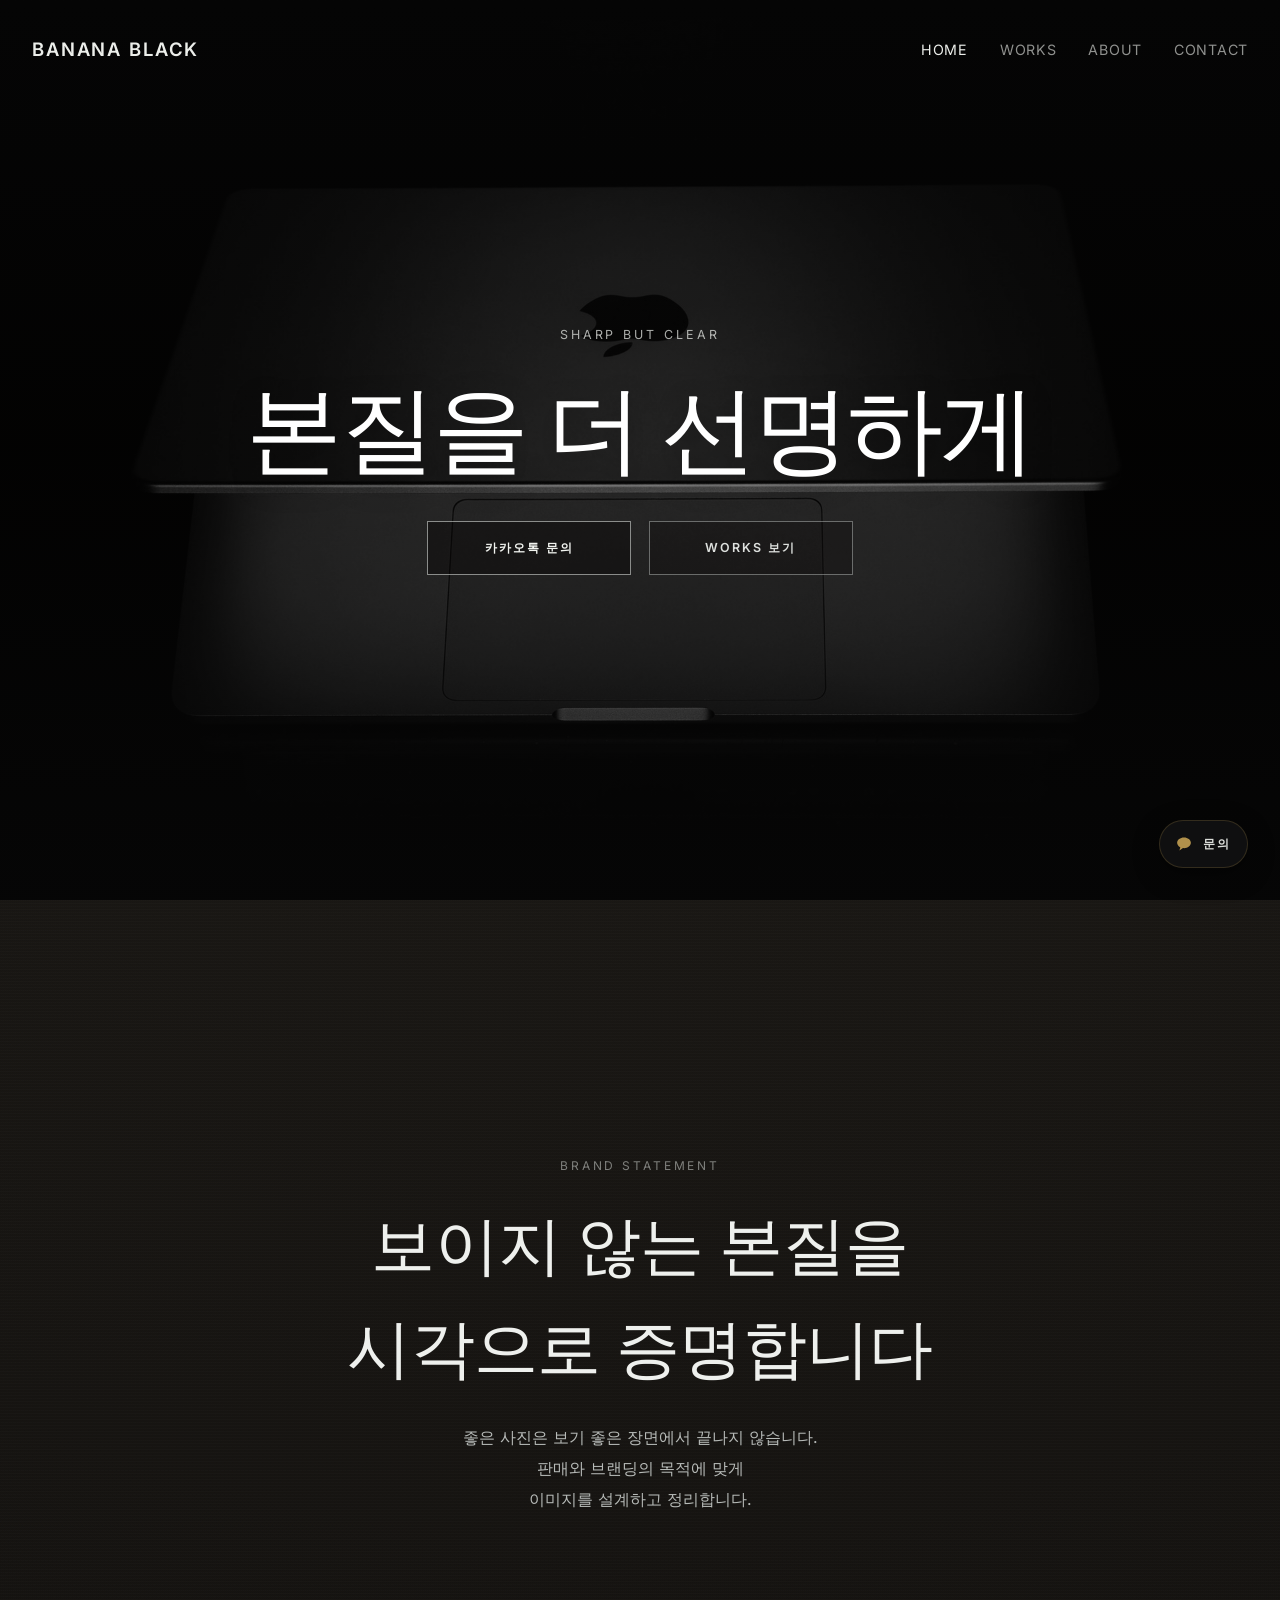
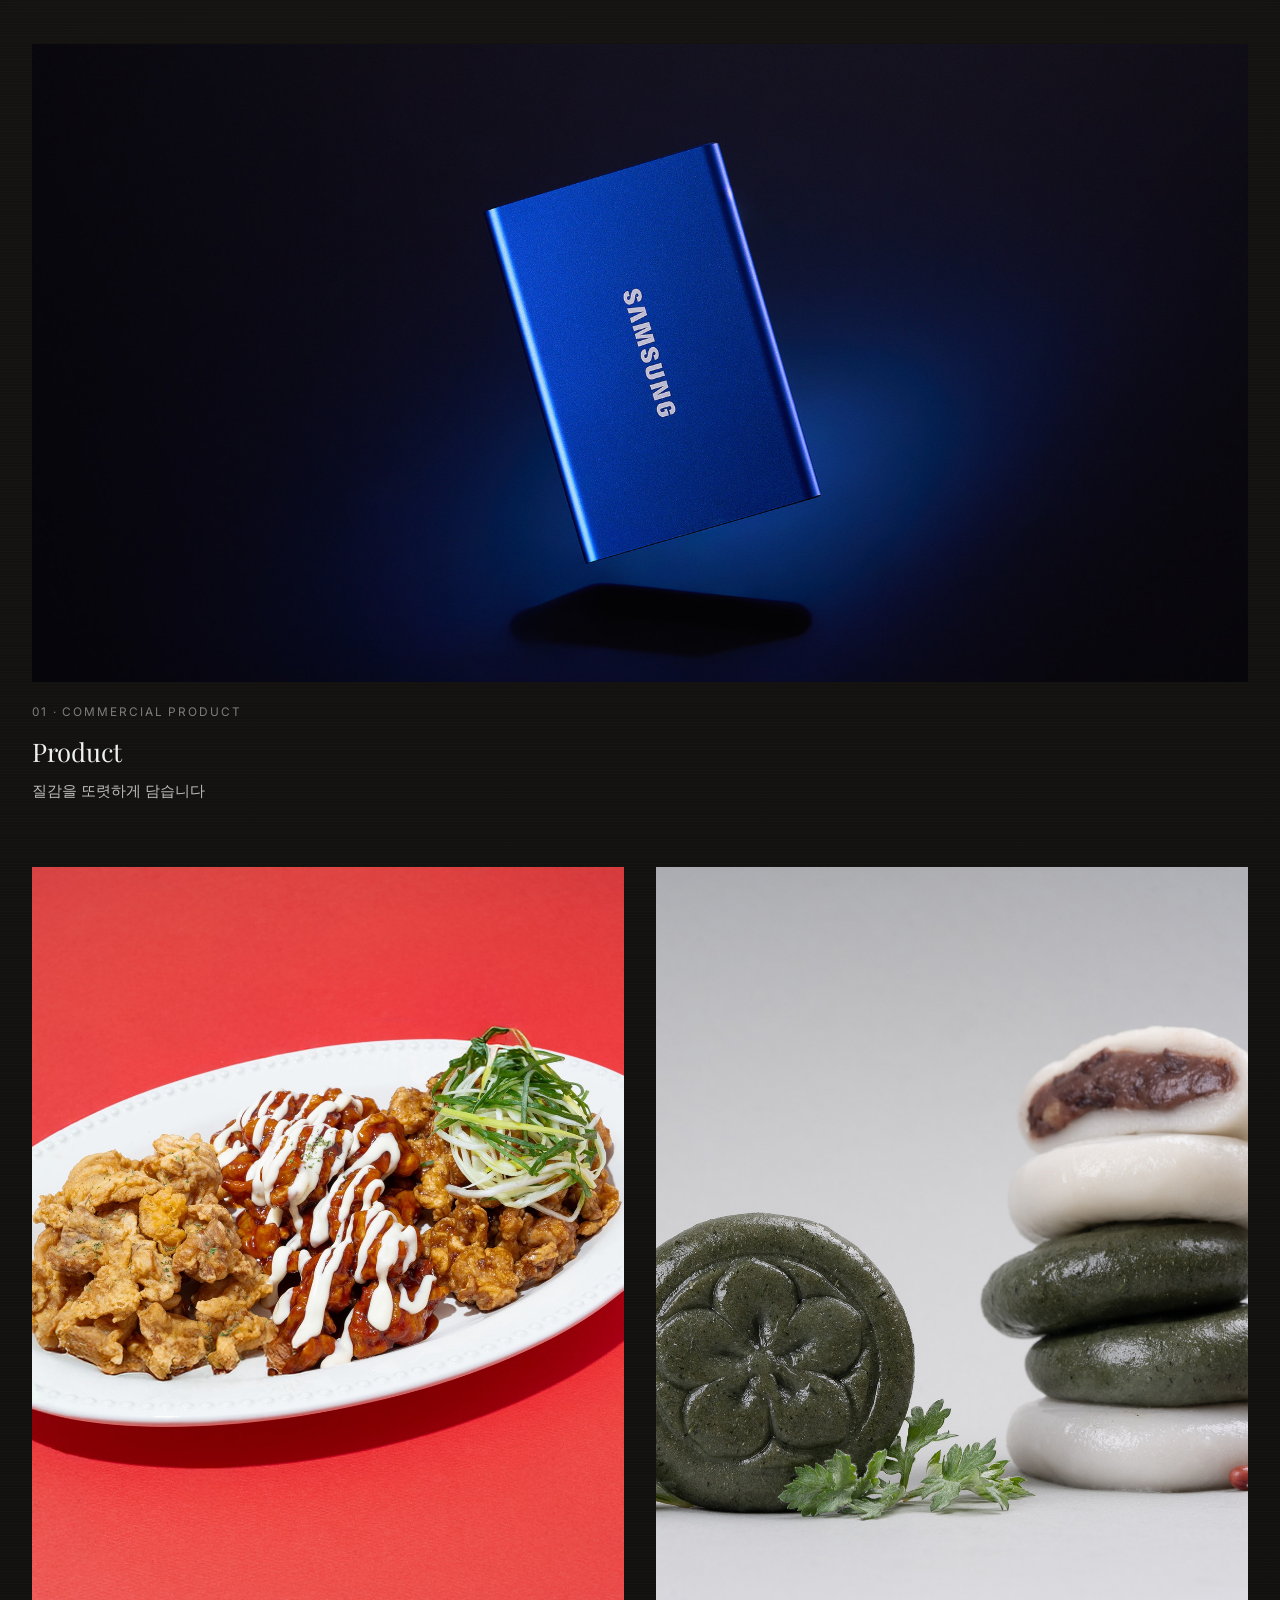
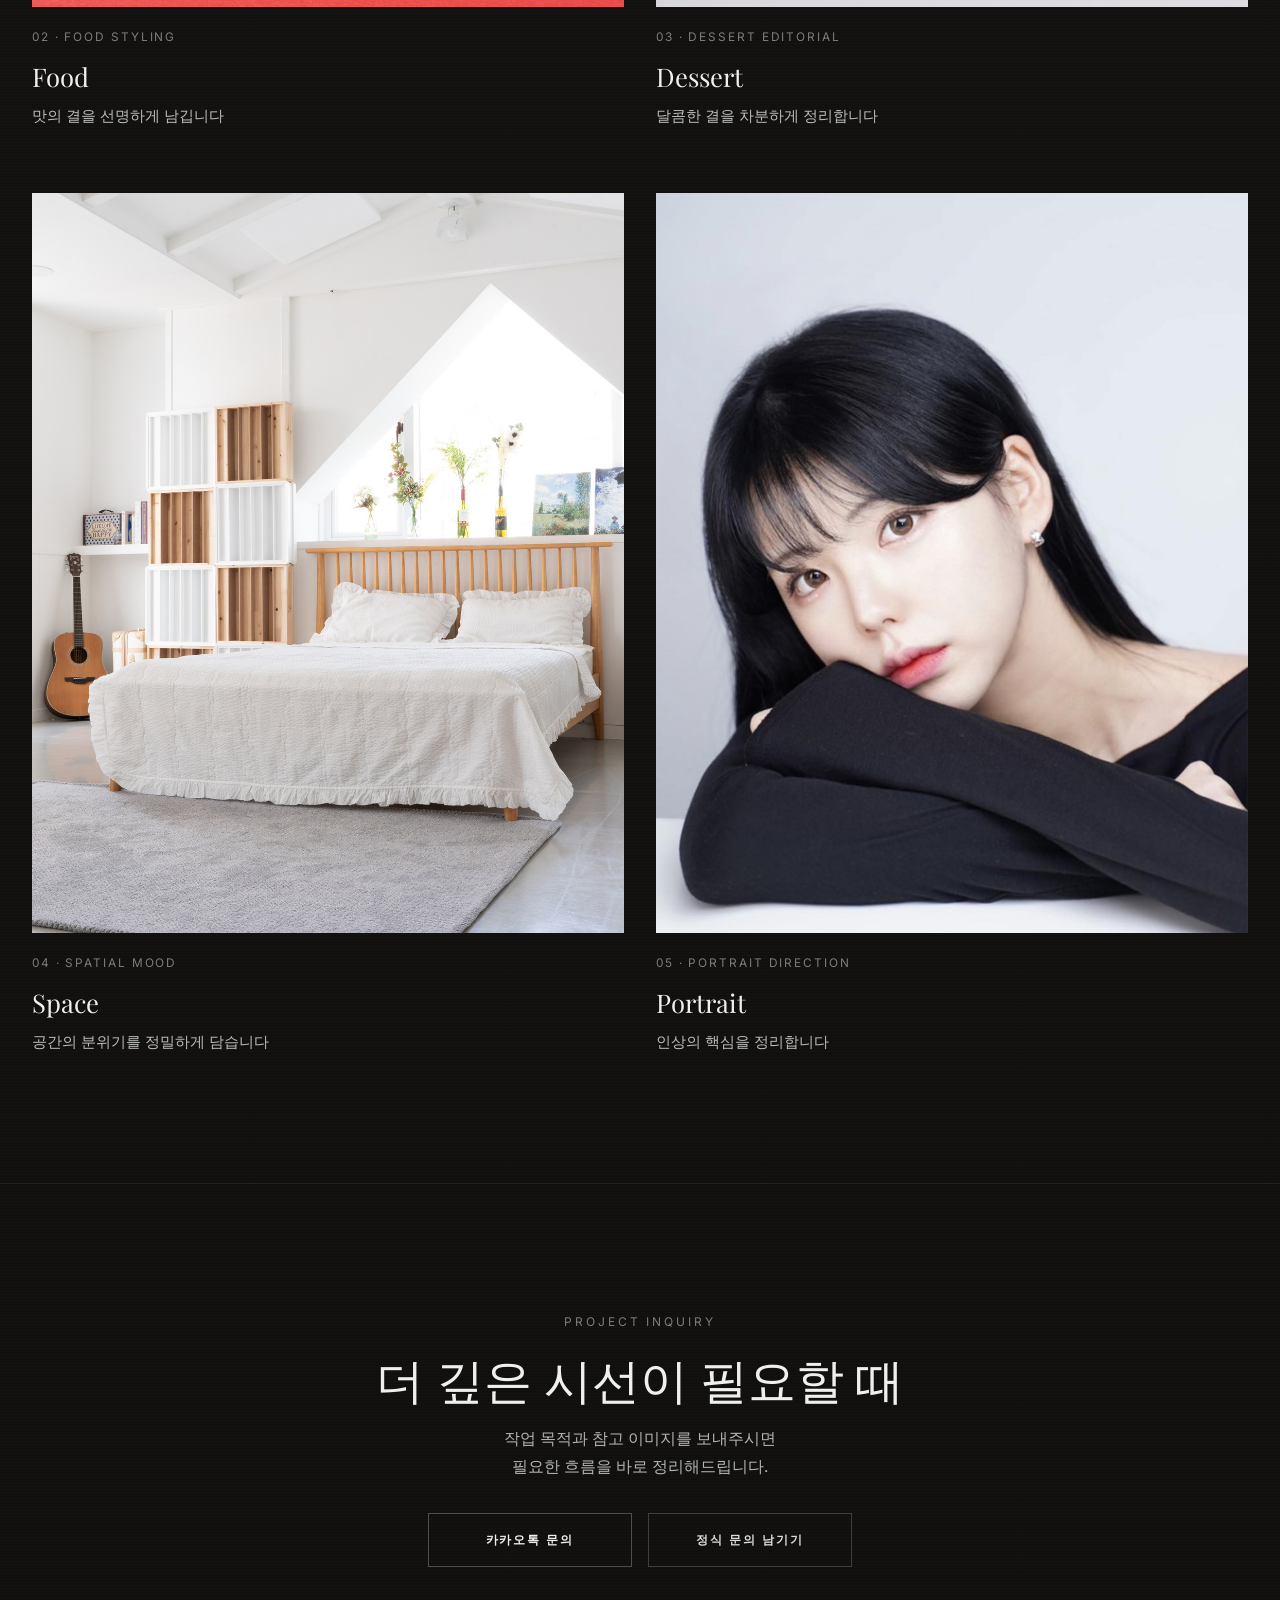
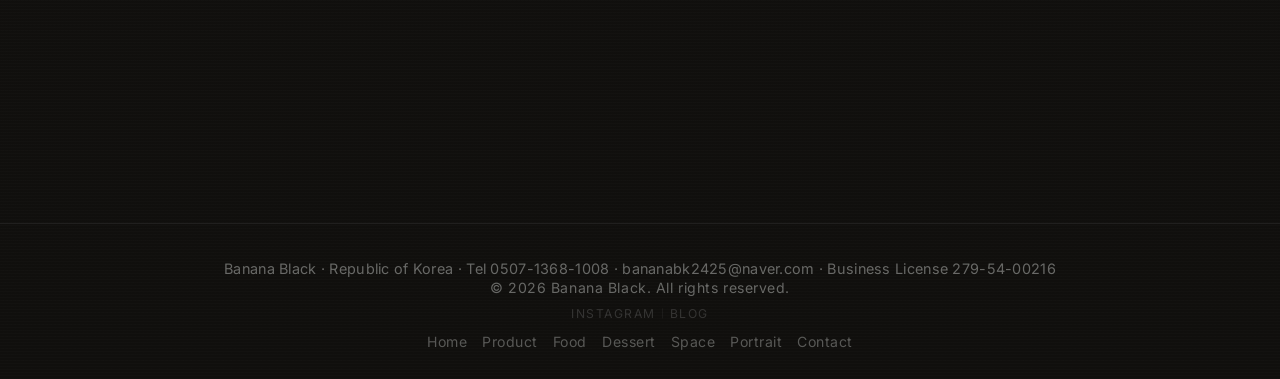
<file: index.html>
<!DOCTYPE html>
<html lang="ko">
<head>
    <meta charset="UTF-8">
    <meta name="viewport" content="width=device-width, initial-scale=1.0">
    <title>Banana Black | Premium Creative Portfolio</title>
    <!-- Google Fonts: Playfair Display for Serif, Inter for Sans-serif -->
    <link rel="preconnect" href="https://fonts.googleapis.com">
    <link rel="preconnect" href="https://fonts.gstatic.com" crossorigin>
    <link href="https://fonts.googleapis.com/css2?family=Inter:wght@300;400;600&family=Playfair+Display:ital,wght@0,400;0,700;1,400&display=swap" rel="stylesheet">
    <link rel="stylesheet" href="./style.css">
</head>
<body class="fade-in home-page">
    <header id="main-header">
        <div class="containerHeader">
            <div class="logo">
                <a href="/">BANANA BLACK</a>
            </div>
            <nav>
                <ul>
                    <li><a href="/" class="active">Home</a></li>
                    <li><a href="/works">Works</a></li>
                    <li><a href="/about">About</a></li>
                    <li><a href="/contact">Contact</a></li>
                </ul>
            </nav>
        </div>
    </header>
    <a href="https://pf.kakao.com/_UxkDbK?utm_source=website&utm_medium=fixed_cta&utm_campaign=global_quick_inquiry" target="_blank" rel="noopener noreferrer" class="fixed-kakao-cta" aria-label="카카오톡 문의">
        <span class="fixed-kakao-cta__icon" aria-hidden="true">
            <svg viewBox="0 0 24 24" focusable="false">
                <path d="M12 4.25c-4.56 0-8.25 2.86-8.25 6.38 0 2.25 1.51 4.23 3.78 5.36l-.96 3.76 4.21-2.81c.39.05.79.07 1.22.07 4.55 0 8.25-2.86 8.25-6.38S16.55 4.25 12 4.25Z" fill="currentColor"/>
            </svg>
        </span>
        <span class="fixed-kakao-cta__label">문의</span>
    </a>

    <main>
        <!-- Hero Section -->
        <section id="hero" class="full-bleed">
            <div class="hero-bg">
                <!-- 준비된 로컬 이미지 연결 -->
                <img src="./images/hero-main.png" 
                     alt="바나나블랙 브랜드 무드 - 시네마틱한 조명 아래 정교한 질감이 돋보이는 프리미엄 제품 사진"
                     decoding="async"
                     fetchpriority="high">
                <div class="hero-overlay"></div>
            </div>
            <div class="container hero-container">
                <div class="hero-text-content">
                    <p class="hero-eyebrow fade-up">Sharp but Clear</p>
                    <h1 class="serif fade-up">본질을 더 선명하게</h1>
                    <div class="hero-actions fade-up">
                        <a href="https://pf.kakao.com/_UxkDbK?utm_source=website&utm_medium=cta&utm_campaign=home_hero" target="_blank" rel="noopener noreferrer" class="btn-contact btn-cta-primary">카카오톡 문의</a>
                        <a href="/works" class="btn-contact btn-cta-secondary">Works 보기</a>
                    </div>
                </div>
            </div>

        </section>

        <!-- Brand Statement Section -->
        <section id="brand-statement">
            <div class="container">
                <p class="section-label reveal">Brand Statement</p>
                <h2 class="statement-large serif reveal">보이지 않는 본질을<br>시각으로 증명합니다</h2>
                <p class="statement-copy reveal">좋은 사진은 보기 좋은 장면에서 끝나지 않습니다.<br>판매와 브랜딩의 목적에 맞게<br>이미지를 설계하고 정리합니다.</p>
            </div>
        </section>

        <!-- Category Showcase Section -->
        <section id="category-showcase">
            <div class="container">
                <div class="category-grid">
                    <!-- Product (Highlight) -->
                    <a href="/works/product" class="category-card" data-category="product">
                        <div class="category-visual aspect-16-9">
                            <img src="./images/works/product-hero-blue.jpg" alt="Product representative image" class="category-image" loading="lazy" decoding="async">
                        </div>
                        <div class="card-info">
                            <span class="card-kicker">01 · Commercial Product</span>
                            <h2 class="serif">Product</h2>
                            <p>질감을 또렷하게 담습니다</p>
                        </div>
                    </a>
                    
                    <div class="secondary-categories">
                        <!-- Food -->
                        <a href="/works/food" class="category-card" data-category="food">
                            <div class="category-visual aspect-4-5">
                                <img src="./images/works/69349b8668aad.jpg" alt="Food representative image" class="category-image" loading="lazy" decoding="async">
                            </div>
                            <div class="card-info">
                                <span class="card-kicker">02 · Food Styling</span>
                                <h2 class="serif">Food</h2>
                                <p>맛의 결을 선명하게 남깁니다</p>
                            </div>
                        </a>

                        <!-- Dessert -->
                        <a href="/works/dessert" class="category-card" data-category="dessert">
                            <div class="category-visual aspect-4-5">
                                <img src="./images/works/8ca1cc9bc0acb.jpg" alt="Dessert representative image" class="category-image" loading="lazy" decoding="async">
                            </div>
                            <div class="card-info">
                                <span class="card-kicker">03 · Dessert Editorial</span>
                                <h2 class="serif">Dessert</h2>
                                <p>달콤한 결을 차분하게 정리합니다</p>
                            </div>
                        </a>

                        <!-- Space -->
                        <a href="/works/space" class="category-card" data-category="space">
                            <div class="category-visual aspect-4-5">
                                <img src="./images/works/30e31ad2d4316.jpg" alt="Space representative image" class="category-image" loading="lazy" decoding="async">
                            </div>
                            <div class="card-info">
                                <span class="card-kicker">04 · Spatial Mood</span>
                                <h2 class="serif">Space</h2>
                                <p>공간의 분위기를 정밀하게 담습니다</p>
                            </div>
                        </a>

                        <!-- Portrait -->
                        <a href="/works/portrait" class="category-card" data-category="portrait">
                            <div class="category-visual aspect-4-5">
                                <img src="./images/works/5cced61b2b11e.jpg" alt="Portrait representative image" class="category-image" loading="lazy" decoding="async">
                            </div>
                            <div class="card-info">
                                <span class="card-kicker">05 · Portrait Direction</span>
                                <h2 class="serif">Portrait</h2>
                                <p>인상의 핵심을 정리합니다</p>
                            </div>
                        </a>
                    </div>
                </div>
            </div>
        </section>

        <!-- Bottom CTA -->
        <section id="bottom-cta">
            <div class="container">
                <p class="section-label reveal">Project Inquiry</p>
                <h3 class="serif reveal">더 깊은 시선이 필요할 때</h3>
                <p class="bottom-cta-copy reveal">
                    <span class="bottom-cta-copy-line">작업 목적과 참고 이미지를 보내주시면</span>
                    <span class="bottom-cta-copy-line">필요한 흐름을 바로 정리해드립니다.</span>
                </p>
                <div class="bottom-cta-actions reveal">
                    <a href="https://pf.kakao.com/_UxkDbK?utm_source=website&utm_medium=cta&utm_campaign=home_bottom" target="_blank" rel="noopener noreferrer" class="btn-contact btn-cta-primary">카카오톡 문의</a>
                    <a href="/contact" class="btn-contact btn-cta-secondary">정식 문의 남기기</a>
                </div>
            </div>
        </section>
    </main>

    <footer id="main-footer" class="quiet-footer">
        <div class="container">
            <div class="footer-bottom">
                <p class="contact-footer-meta"><span class="contact-footer-meta-line">Banana Black · Republic of Korea · Tel 0507-1368-1008</span><span class="contact-footer-meta-line">bananabk2425@naver.com · Business&nbsp;License&nbsp;279-54-00216</span></p>
                <p>&copy; 2026 Banana Black. All rights reserved.</p>
                <div class="footer-social-links" aria-label="Social links">
                    <a href="https://www.instagram.com/bananabk_studio/" target="_blank" rel="noopener noreferrer">Instagram</a>
                    <a href="https://blog.naver.com/bananabk2425" target="_blank" rel="noopener noreferrer">Blog</a>
                </div>
                <div class="social-links">
                    <a href="/">Home</a>
                    <a href="/works/product">Product</a>
                    <a href="/works/food">Food</a>
                    <a href="/works/dessert">Dessert</a>
                    <a href="/works/space">Space</a>
                    <a href="/works/portrait">Portrait</a>
                    <a href="/contact">Contact</a>
                </div>
            </div>
        </div>
    </footer>

    <script src="./public-config.js"></script>
    <script src="./analytics.js?v=2"></script>
    <script src="./main.js"></script>
</body>
</html>
</file>
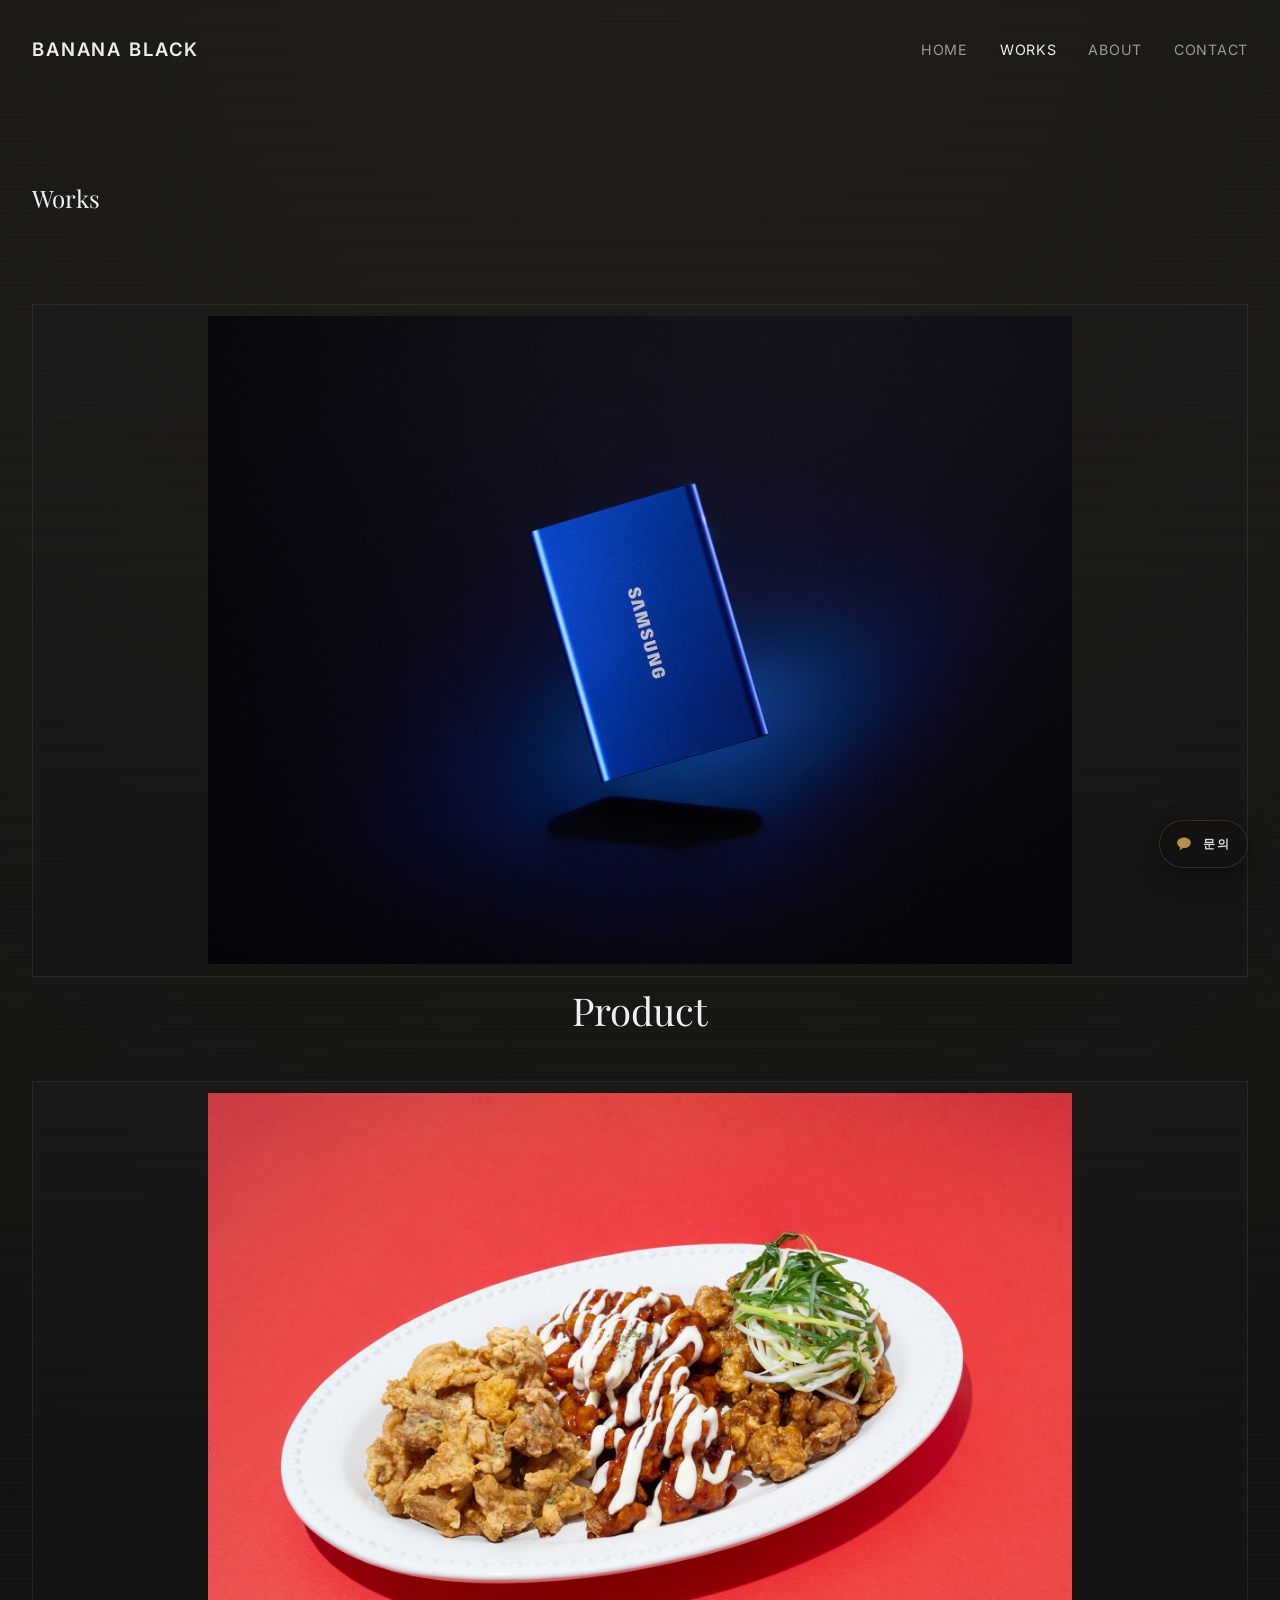
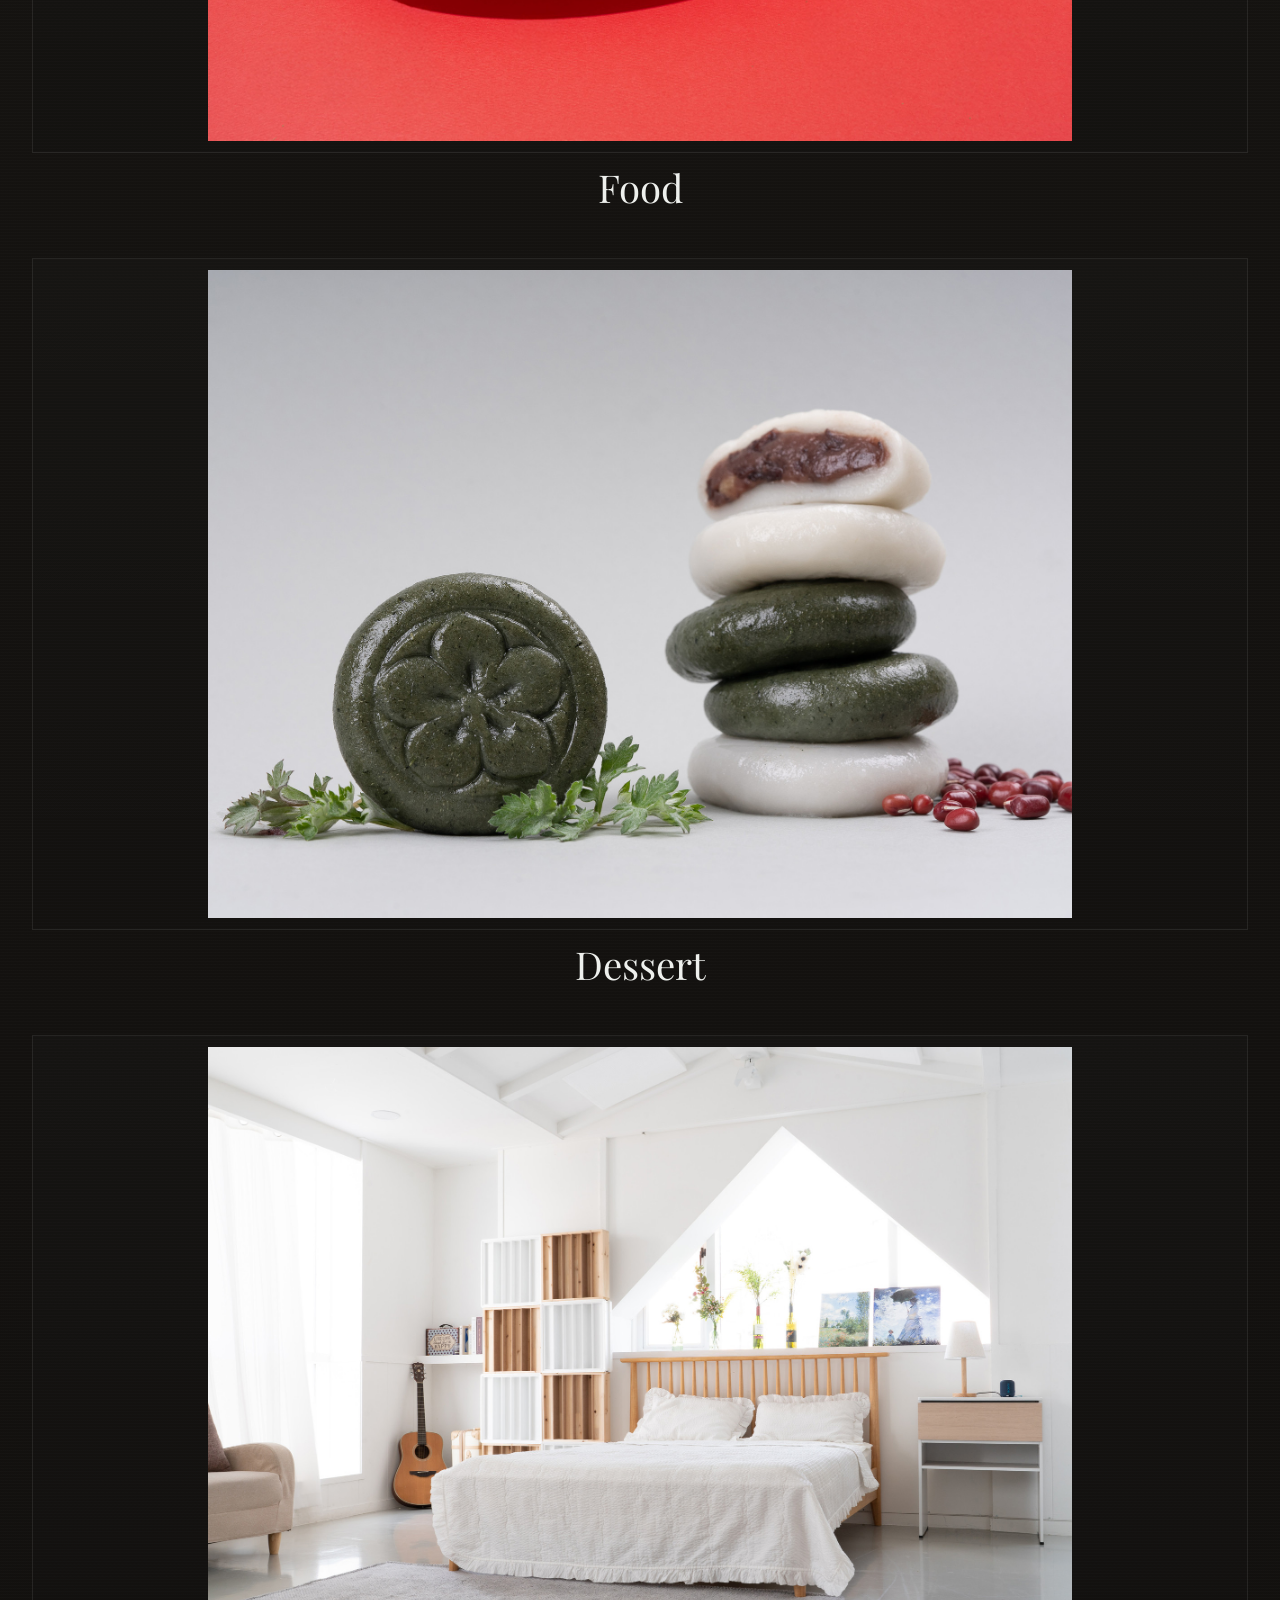
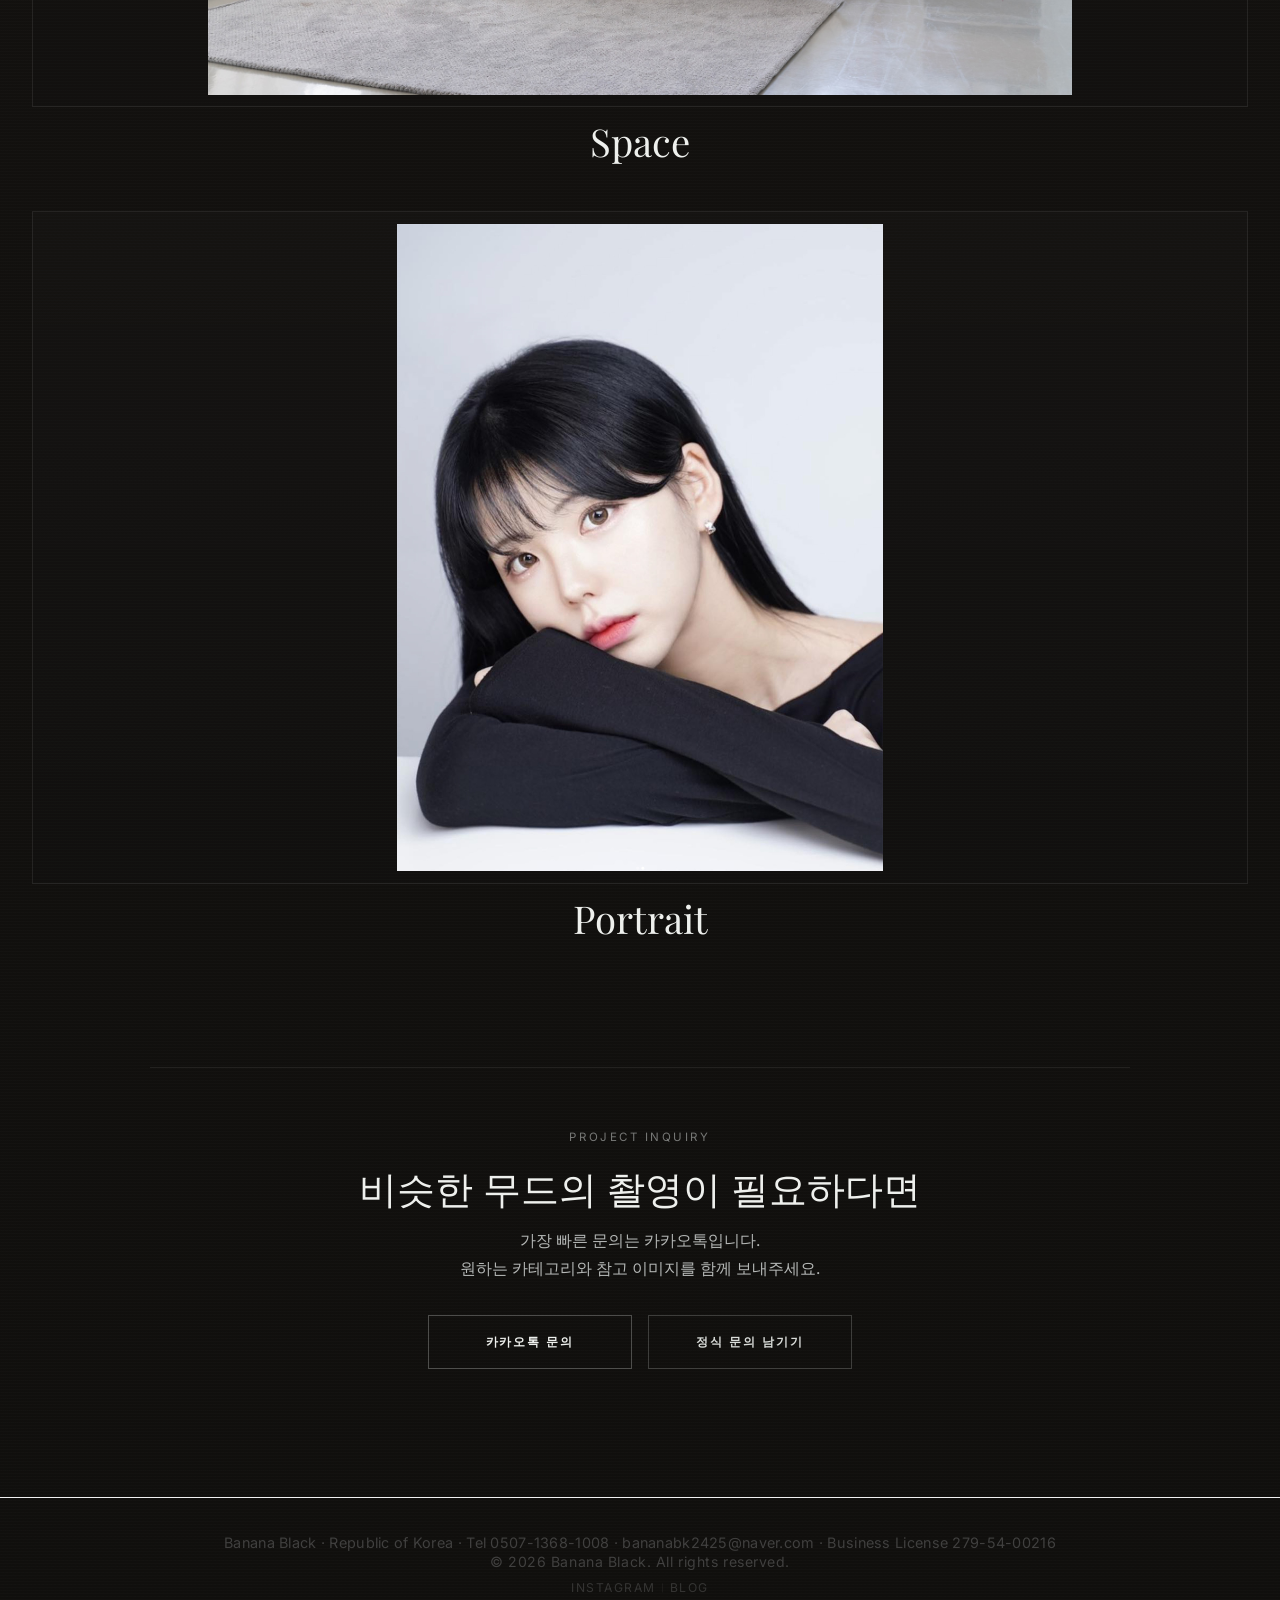
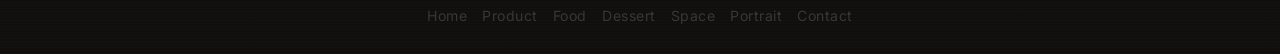
<file: works/index.html>
<!DOCTYPE html>
<html lang="ko">
<head>
    <meta charset="UTF-8">
    <meta name="viewport" content="width=device-width, initial-scale=1.0">
    <title>Works | Banana Black</title>
    <!-- Google Fonts -->
    <link rel="preconnect" href="https://fonts.googleapis.com">
    <link rel="preconnect" href="https://fonts.gstatic.com" crossorigin>
    <link rel="preconnect" href="https://gtuwmsynpdpixmhfytao.supabase.co">
    <link href="https://fonts.googleapis.com/css2?family=Inter:wght@300;400;600&family=Playfair+Display:ital,wght@0,400;0,700;1,400&display=swap" rel="stylesheet">
    <link rel="stylesheet" href="../style.css">
</head>
<body class="works-hub-page fade-in" data-works-hub="true">
    <header id="main-header">
        <div class="containerHeader">
            <div class="logo">
                <a href="/">BANANA BLACK</a>
            </div>
            <nav>
                <ul>
                    <li><a href="/">Home</a></li>
                    <li><a href="/works" class="active">Works</a></li>
                    <li><a href="/about">About</a></li>
                    <li><a href="/contact">Contact</a></li>
                </ul>
            </nav>
        </div>
    </header>
    <a href="https://pf.kakao.com/_UxkDbK?utm_source=website&utm_medium=fixed_cta&utm_campaign=global_quick_inquiry" target="_blank" rel="noopener noreferrer" class="fixed-kakao-cta" aria-label="카카오톡 문의">
        <span class="fixed-kakao-cta__icon" aria-hidden="true">
            <svg viewBox="0 0 24 24" focusable="false">
                <path d="M12 4.25c-4.56 0-8.25 2.86-8.25 6.38 0 2.25 1.51 4.23 3.78 5.36l-.96 3.76 4.21-2.81c.39.05.79.07 1.22.07 4.55 0 8.25-2.86 8.25-6.38S16.55 4.25 12 4.25Z" fill="currentColor"/>
            </svg>
        </span>
        <span class="fixed-kakao-cta__label">문의</span>
    </a>

    <main>
        <div class="container">
            <section class="works-intro reveal">
                <div class="category-title">
                    <h1 class="serif">Works</h1>
                </div>
            </section>

            <section id="works-hub" class="mb-xl">
                <div class="works-grid">
                    <a href="/works/product" class="works-card reveal">
                        <div class="image-area">
                            <img src="../images/works/product-hero-blue.jpg" alt="Product hero" class="works-card-image" loading="lazy" decoding="async">
                        </div>
                        <div class="text-area">
                            <h2 class="serif works-card-title">Product</h2>
                        </div>
                    </a>

                    <a href="/works/food" class="works-card reveal">
                        <div class="image-area">
                            <img src="../images/works/69349b8668aad.jpg" alt="Food hero" class="works-card-image" loading="lazy" decoding="async">
                        </div>
                        <div class="text-area">
                            <h2 class="serif works-card-title">Food</h2>
                        </div>
                    </a>

                    <a href="/works/dessert" class="works-card reveal">
                        <div class="image-area">
                            <img src="../images/works/8ca1cc9bc0acb.jpg" alt="Dessert hero" class="works-card-image" loading="lazy" decoding="async">
                        </div>
                        <div class="text-area">
                            <h2 class="serif works-card-title">Dessert</h2>
                        </div>
                    </a>

                    <a href="/works/space" class="works-card reveal">
                        <div class="image-area">
                            <img src="../images/works/30e31ad2d4316.jpg" alt="Space hero" class="works-card-image" loading="lazy" decoding="async">
                        </div>
                        <div class="text-area">
                            <h2 class="serif works-card-title">Space</h2>
                        </div>
                    </a>

                    <a href="/works/portrait" class="works-card works-card--portrait reveal">
                        <div class="image-area">
                            <img src="../images/works/5cced61b2b11e.jpg" alt="Portrait hero" class="works-card-image" loading="lazy" decoding="async">
                        </div>
                        <div class="text-area">
                            <h2 class="serif works-card-title">Portrait</h2>
                        </div>
                    </a>
                </div>
            </section>

            <section id="works-hub-cta" class="works-closing-cta reveal">
                <div class="works-cta-shell">
                    <p class="works-cta-label">Project Inquiry</p>
                    <h2 class="serif works-cta-title">비슷한 무드의 촬영이 필요하다면</h2>
                    <p class="works-cta-copy">가장 빠른 문의는 카카오톡입니다.<br>원하는 카테고리와 참고 이미지를 함께 보내주세요.</p>
                    <div class="works-cta-actions">
                        <a href="https://pf.kakao.com/_UxkDbK?utm_source=website&utm_medium=cta&utm_campaign=works_hub" target="_blank" rel="noopener noreferrer" class="btn-contact btn-cta-primary">카카오톡 문의</a>
                        <a href="/contact" class="btn-contact btn-cta-secondary">정식 문의 남기기</a>
                    </div>
                </div>
            </section>
        </div>
    </main>

    <footer id="main-footer" class="quiet-footer">
        <div class="container">
            <div class="footer-bottom">
                <p class="contact-footer-meta"><span class="contact-footer-meta-line">Banana Black · Republic of Korea · Tel 0507-1368-1008</span><span class="contact-footer-meta-line">bananabk2425@naver.com · Business&nbsp;License&nbsp;279-54-00216</span></p>
                <p>&copy; 2026 Banana Black. All rights reserved.</p>
                <div class="footer-social-links" aria-label="Social links">
                    <a href="https://www.instagram.com/bananabk_studio/" target="_blank" rel="noopener noreferrer">Instagram</a>
                    <a href="https://blog.naver.com/bananabk2425" target="_blank" rel="noopener noreferrer">Blog</a>
                </div>
                <div class="social-links">
                    <a href="/">Home</a>
                    <a href="/works/product">Product</a>
                    <a href="/works/food">Food</a>
                    <a href="/works/dessert">Dessert</a>
                    <a href="/works/space">Space</a>
                    <a href="/works/portrait">Portrait</a>
                    <a href="/contact">Contact</a>
                </div>
            </div>
        </div>
    </footer>

    <script src="../public-config.js"></script>
    <script src="./works-data.js?v=3"></script>
    <script src="../analytics.js?v=2"></script>
    <script src="../main.js"></script>
</body>
</html>
</file>
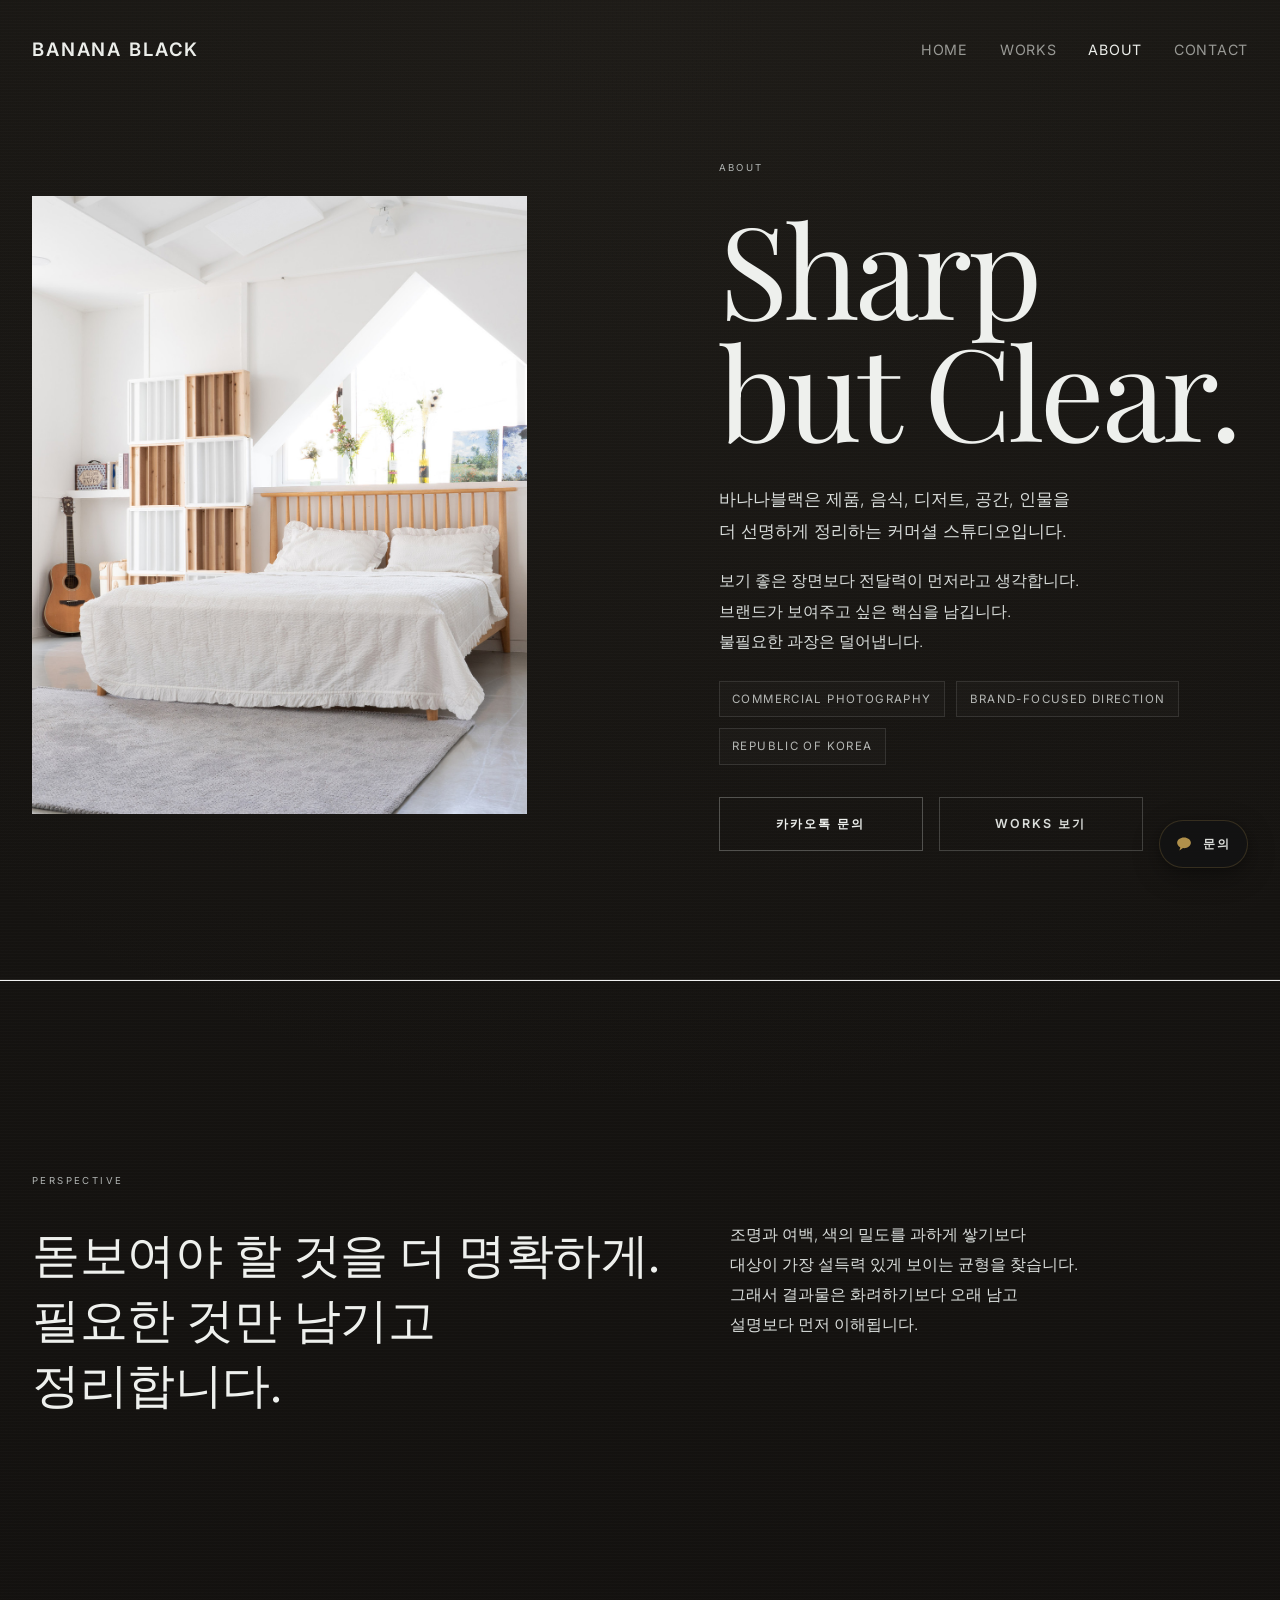
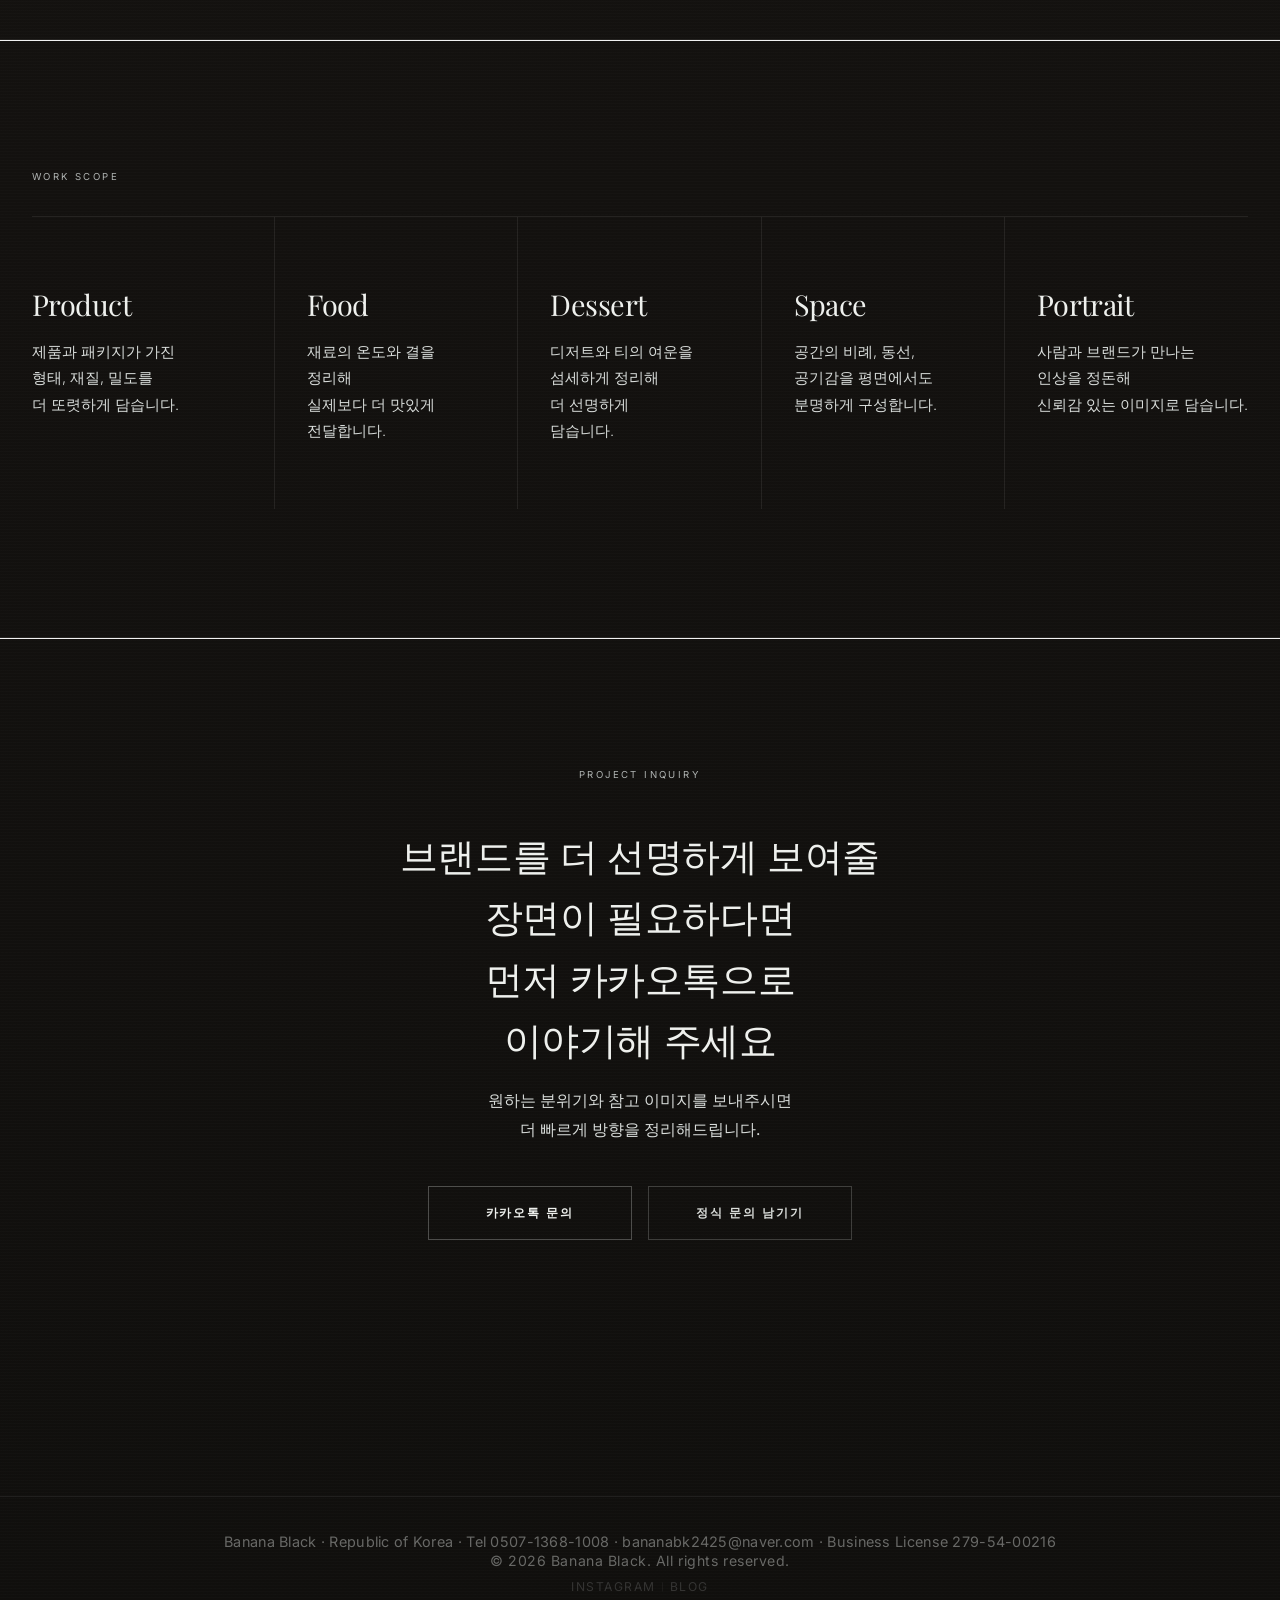
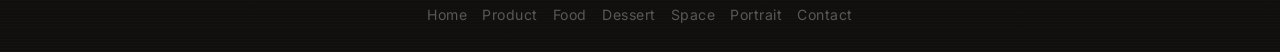
<file: about.html>
<!DOCTYPE html>
<html lang="ko">
<head>
    <meta charset="UTF-8">
    <meta name="viewport" content="width=device-width, initial-scale=1.0">
    <title>About | Banana Black</title>
    <link rel="preconnect" href="https://fonts.googleapis.com">
    <link rel="preconnect" href="https://fonts.gstatic.com" crossorigin>
    <link href="https://fonts.googleapis.com/css2?family=Inter:wght@300;400;600&family=Playfair+Display:ital,wght@0,400;0,700;1,400&display=swap" rel="stylesheet">
    <link rel="stylesheet" href="./style.css">
</head>
<body class="fade-in about-page">

    <header id="main-header">
        <div class="containerHeader">
            <div class="logo">
                <a href="/">BANANA BLACK</a>
            </div>
            <nav>
                <ul>
                    <li><a href="/">Home</a></li>
                    <li><a href="/works">Works</a></li>
                    <li><a href="/about" class="active">About</a></li>
                    <li><a href="/contact">Contact</a></li>
                </ul>
            </nav>
        </div>
    </header>
    <a href="https://pf.kakao.com/_UxkDbK?utm_source=website&utm_medium=fixed_cta&utm_campaign=global_quick_inquiry" target="_blank" rel="noopener noreferrer" class="fixed-kakao-cta" aria-label="카카오톡 문의">
        <span class="fixed-kakao-cta__icon" aria-hidden="true">
            <svg viewBox="0 0 24 24" focusable="false">
                <path d="M12 4.25c-4.56 0-8.25 2.86-8.25 6.38 0 2.25 1.51 4.23 3.78 5.36l-.96 3.76 4.21-2.81c.39.05.79.07 1.22.07 4.55 0 8.25-2.86 8.25-6.38S16.55 4.25 12 4.25Z" fill="currentColor"/>
            </svg>
        </span>
        <span class="fixed-kakao-cta__label">문의</span>
    </a>

    <main>

        <!-- 1. Intro -->
        <section id="about-intro">
            <div class="container">
                <div class="about-intro-grid">
                    <div class="about-intro-image reveal">
                        <div class="about-intro-visual">
                            <img src="./images/works/30e31ad2d4316.jpg" alt="Banana Black studio mood" class="about-intro-img" loading="lazy" decoding="async">
                        </div>
                    </div>
                    <div class="about-intro-text reveal">
                        <p class="about-label">ABOUT</p>
                        <h1 class="serif">Sharp<br>but Clear.</h1>
                        <p class="about-intro-desc">
                            <span class="about-intro-desc-line">바나나블랙은 제품, 음식, 디저트, 공간, 인물을</span>
                            <span class="about-intro-desc-line">더 선명하게 정리하는 커머셜 스튜디오입니다.</span>
                        </p>
                        <p class="about-intro-note">
                            <span class="about-intro-note-line">보기 좋은 장면보다 전달력이 먼저라고 생각합니다.</span>
                            <span class="about-intro-note-line">브랜드가 보여주고 싶은 핵심을 남깁니다.</span>
                            <span class="about-intro-note-line">불필요한 과장은 덜어냅니다.</span>
                        </p>
                        <div class="about-intro-meta">
                            <span>Commercial Photography</span>
                            <span>Brand-Focused Direction</span>
                            <span>Republic of Korea</span>
                        </div>
                        <div class="about-intro-actions">
                            <a href="https://pf.kakao.com/_UxkDbK?utm_source=website&utm_medium=cta&utm_campaign=about_intro" target="_blank" rel="noopener noreferrer" class="btn-contact btn-cta-primary">카카오톡 문의</a>
                            <a href="/works" class="btn-contact btn-cta-secondary">Works 보기</a>
                        </div>
                    </div>
                </div>
            </div>
        </section>

        <!-- 2. Perspective -->
        <section id="about-perspective">
            <div class="container">
                <p class="about-label">PERSPECTIVE</p>
                <div class="about-perspective-grid">
                    <p class="about-perspective-lead serif reveal">
                        돋보여야 할 것을 더 명확하게.<br>
                        필요한 것만 남기고 정리합니다.
                    </p>
                    <p class="about-perspective-body reveal">
                        조명과 여백, 색의 밀도를 과하게 쌓기보다<br>
                        대상이 가장 설득력 있게 보이는 균형을 찾습니다.<br>
                        그래서 결과물은 화려하기보다 오래 남고<br>
                        설명보다 먼저 이해됩니다.
                    </p>
                </div>
            </div>
        </section>

        <!-- 3. Scope -->
        <section id="about-scope">
            <div class="container">
                <p class="about-label">WORK SCOPE</p>
                <div class="about-scope-grid">
                    <div class="scope-item reveal">
                        <h3 class="serif">Product</h3>
                        <p>제품과 패키지가 가진<br>형태, 재질, 밀도를<br>더 또렷하게 담습니다.</p>
                    </div>
                    <div class="scope-item reveal">
                        <h3 class="serif">Food</h3>
                        <p>재료의 온도와 결을 정리해<br>실제보다 더 맛있게<br>전달합니다.</p>
                    </div>
                    <div class="scope-item reveal">
                        <h3 class="serif">Dessert</h3>
                        <p>디저트와 티의 여운을<br>섬세하게 정리해<br>더 선명하게 담습니다.</p>
                    </div>
                    <div class="scope-item reveal">
                        <h3 class="serif">Space</h3>
                        <p>공간의 비례, 동선,<br>공기감을 평면에서도<br>분명하게 구성합니다.</p>
                    </div>
                    <div class="scope-item reveal">
                        <h3 class="serif">Portrait</h3>
                        <p>사람과 브랜드가 만나는<br>인상을 정돈해<br>신뢰감 있는 이미지로 담습니다.</p>
                    </div>
                </div>
            </div>
        </section>

        <!-- 4. CTA -->
        <section id="about-cta">
            <div class="container">
                <p class="about-label">PROJECT INQUIRY</p>
                <p class="serif about-cta-text">브랜드를 더 선명하게 보여줄<br>장면이 필요하다면<br>먼저 카카오톡으로<br>이야기해 주세요</p>
                <p class="about-cta-desc">
                    <span class="about-cta-desc-line">원하는 분위기와 참고 이미지를 보내주시면</span>
                    <span class="about-cta-desc-line">더 빠르게 방향을 정리해드립니다.</span>
                </p>
                <div class="about-cta-actions">
                    <a href="https://pf.kakao.com/_UxkDbK?utm_source=website&utm_medium=cta&utm_campaign=about_bottom" target="_blank" rel="noopener noreferrer" class="btn-contact btn-cta-primary">카카오톡 문의</a>
                    <a href="/contact" class="btn-contact btn-cta-secondary">정식 문의 남기기</a>
                </div>
            </div>
        </section>

    </main>

    <footer id="main-footer" class="quiet-footer">
        <div class="container">
            <div class="footer-bottom">
                <p class="contact-footer-meta"><span class="contact-footer-meta-line">Banana Black · Republic of Korea · Tel 0507-1368-1008</span><span class="contact-footer-meta-line">bananabk2425@naver.com · Business&nbsp;License&nbsp;279-54-00216</span></p>
                <p>&copy; 2026 Banana Black. All rights reserved.</p>
                <div class="footer-social-links" aria-label="Social links">
                    <a href="https://www.instagram.com/bananabk_studio/" target="_blank" rel="noopener noreferrer">Instagram</a>
                    <a href="https://blog.naver.com/bananabk2425" target="_blank" rel="noopener noreferrer">Blog</a>
                </div>
                <div class="social-links">
                    <a href="/">Home</a>
                    <a href="/works/product">Product</a>
                    <a href="/works/food">Food</a>
                    <a href="/works/dessert">Dessert</a>
                    <a href="/works/space">Space</a>
                    <a href="/works/portrait">Portrait</a>
                    <a href="/contact">Contact</a>
                </div>
            </div>
        </div>
    </footer>

    <script src="./public-config.js"></script>
    <script src="./analytics.js?v=2"></script>
    <script src="./main.js"></script>
</body>
</html>
</file>
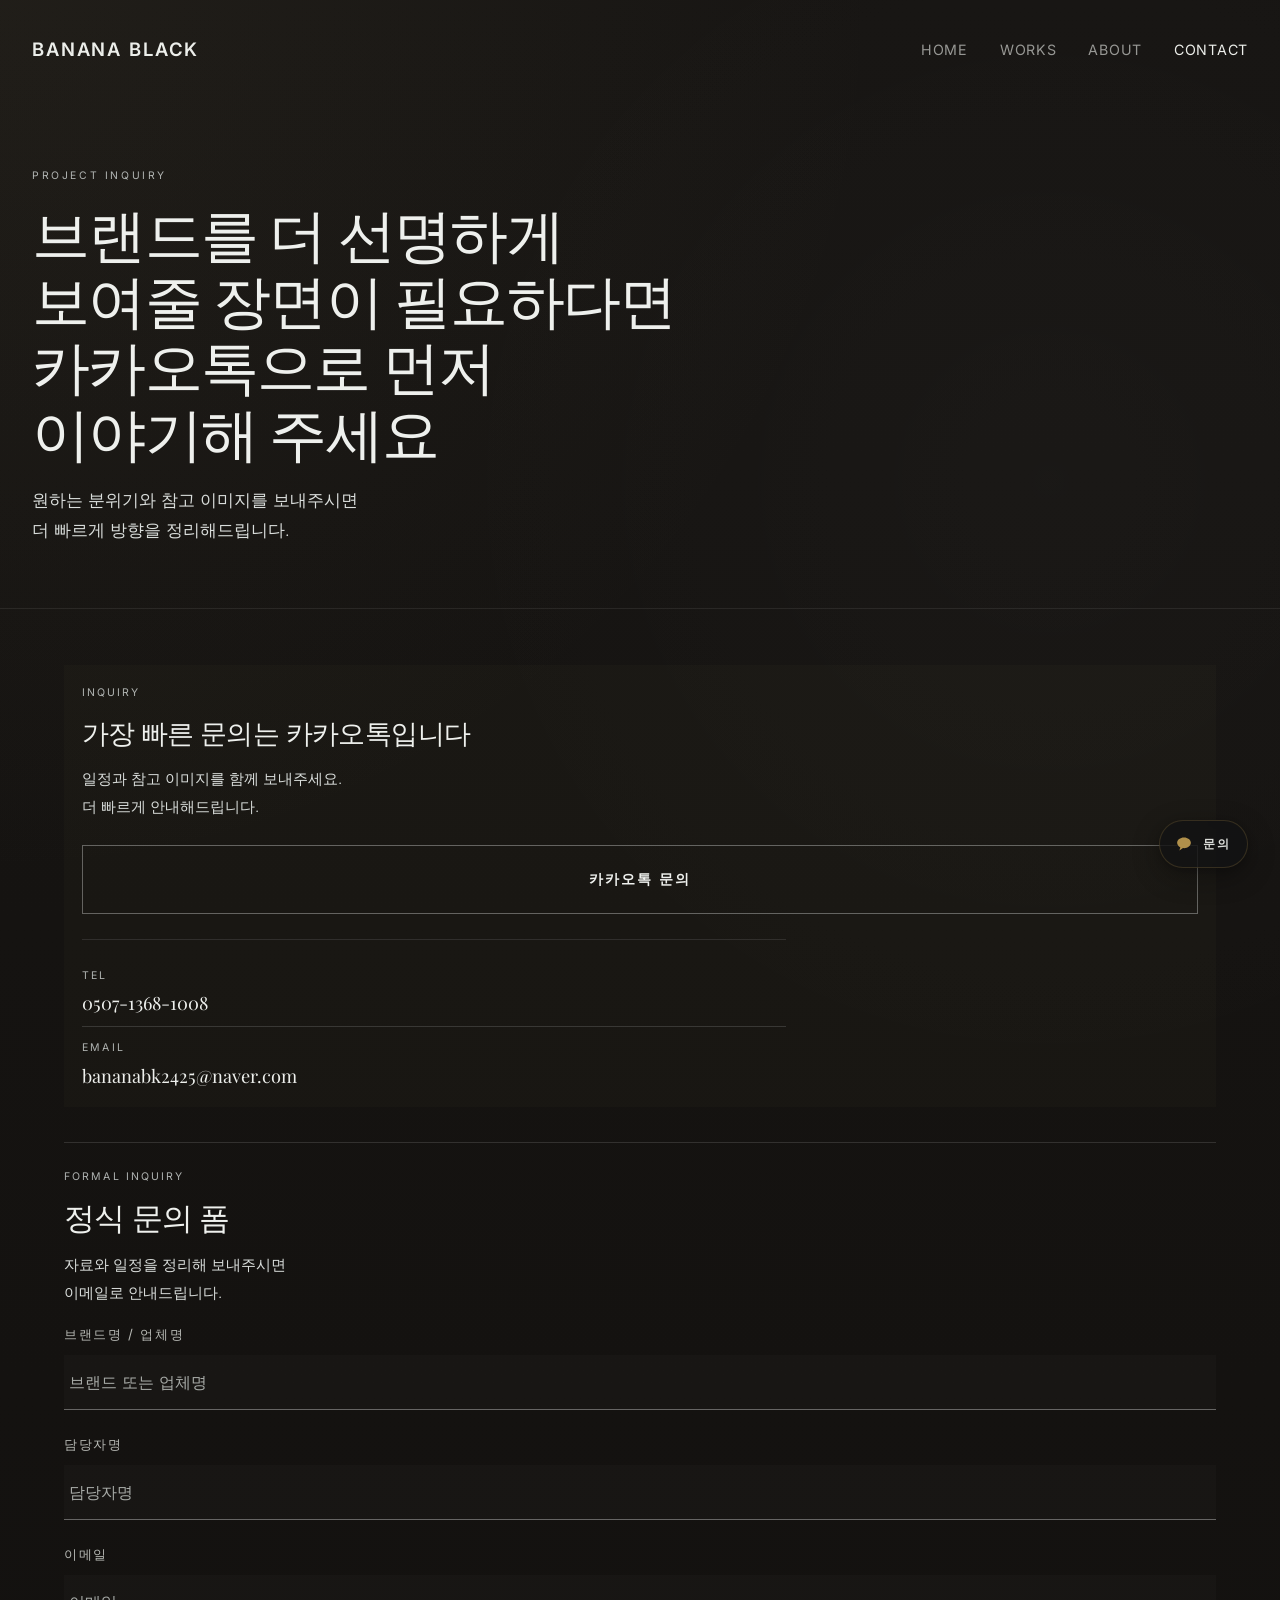
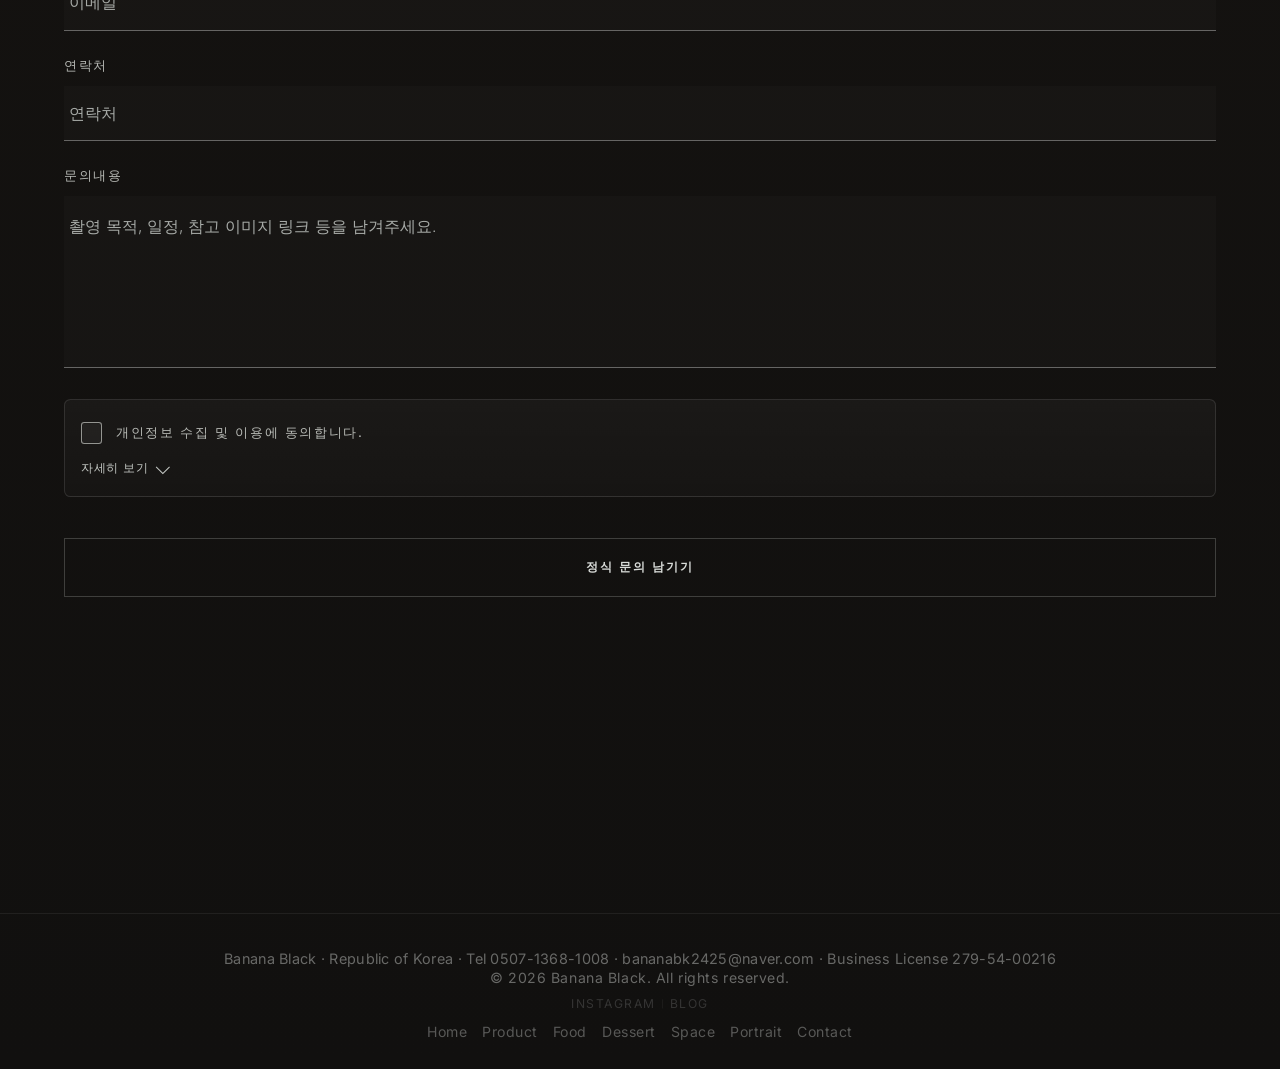
<file: contact.html>
<!DOCTYPE html>
<html lang="ko">
<head>
    <meta charset="UTF-8">
    <meta name="viewport" content="width=device-width, initial-scale=1.0">
    <title>Contact | Banana Black</title>
    <link rel="preconnect" href="https://fonts.googleapis.com">
    <link rel="preconnect" href="https://fonts.gstatic.com" crossorigin>
    <link href="https://fonts.googleapis.com/css2?family=Inter:wght@300;400;600&family=Playfair+Display:ital,wght@0,400;0,700;1,400&display=swap" rel="stylesheet">
    <link rel="stylesheet" href="./style.css">
</head>
<body class="fade-in contact-page">

    <header id="main-header">
        <div class="containerHeader">
            <div class="logo">
                <a href="/">BANANA BLACK</a>
            </div>
            <nav>
                <ul>
                    <li><a href="/">Home</a></li>
                    <li><a href="/works">Works</a></li>
                    <li><a href="/about">About</a></li>
                    <li><a href="/contact" class="active">Contact</a></li>
                </ul>
            </nav>
        </div>
    </header>
    <a href="https://pf.kakao.com/_UxkDbK?utm_source=website&utm_medium=fixed_cta&utm_campaign=global_quick_inquiry" target="_blank" rel="noopener noreferrer" class="fixed-kakao-cta" aria-label="카카오톡 문의">
        <span class="fixed-kakao-cta__icon" aria-hidden="true">
            <svg viewBox="0 0 24 24" focusable="false">
                <path d="M12 4.25c-4.56 0-8.25 2.86-8.25 6.38 0 2.25 1.51 4.23 3.78 5.36l-.96 3.76 4.21-2.81c.39.05.79.07 1.22.07 4.55 0 8.25-2.86 8.25-6.38S16.55 4.25 12 4.25Z" fill="currentColor"/>
            </svg>
        </span>
        <span class="fixed-kakao-cta__label">문의</span>
    </a>

    <main>

        <!-- 1. Intro -->
        <section id="contact-intro">
            <div class="container">
                <p class="contact-intro-label">PROJECT INQUIRY</p>
                <h1 class="serif">브랜드를 더 선명하게<br>보여줄 장면이 필요하다면<br>카카오톡으로 먼저<br>이야기해 주세요</h1>
                <p class="contact-intro-desc">
                    <span class="contact-intro-desc-line">원하는 분위기와 참고 이미지를 보내주시면</span>
                    <span class="contact-intro-desc-line">더 빠르게 방향을 정리해드립니다.</span>
                </p>
            </div>
        </section>

        <!-- 2. Body: Contact Conversion -->
        <section id="contact-body">
            <div class="container">
                <div class="contact-layout">

                    <div class="contact-panel contact-panel--primary reveal">
                        <div class="contact-section-head">
                            <p class="contact-direct-label">INQUIRY</p>
                            <h2 class="serif contact-side-title">가장 빠른 문의는 카카오톡입니다</h2>
                        </div>
                        <p class="contact-direct-desc">
                            <span class="contact-direct-desc-line">일정과 참고 이미지를 함께 보내주세요.</span>
                            <span class="contact-direct-desc-line">더 빠르게 안내해드립니다.</span>
                        </p>
                        <a href="https://pf.kakao.com/_UxkDbK?utm_source=website&utm_medium=cta&utm_campaign=contact_primary" target="_blank" rel="noopener noreferrer" class="btn-submit btn-cta-primary contact-kakao-btn">카카오톡 문의</a>
                        <div class="contact-primary-links">
                            <a href="tel:050713681008" class="contact-primary-link">
                                <span class="channel-label">Tel</span>
                                <span class="channel-value">0507-1368-1008</span>
                            </a>
                            <a href="mailto:bananabk2425@naver.com" class="contact-primary-link">
                                <span class="channel-label">Email</span>
                                <span class="channel-value">bananabk2425@naver.com</span>
                            </a>
                        </div>
                    </div>

                    <div class="contact-panel contact-panel--form reveal">
                        <div class="contact-section-head">
                            <p class="contact-direct-label">FORMAL INQUIRY</p>
                            <h2 class="serif contact-direct-title">정식 문의 폼</h2>
                        </div>
                        <p class="contact-direct-desc">
                            <span class="contact-direct-desc-line">자료와 일정을 정리해 보내주시면</span>
                            <span class="contact-direct-desc-line">이메일로 안내드립니다.</span>
                        </p>

                        <form class="contact-form" id="contact-form" novalidate data-source-page="contact">
                            <div class="contact-form-grid">
                                <div class="form-group">
                                    <label for="company">브랜드명 / 업체명</label>
                                    <input type="text" id="company" name="company" placeholder="브랜드 또는 업체명">
                                </div>
                                <div class="form-group">
                                    <label for="contact-name">담당자명</label>
                                    <input type="text" id="contact-name" name="contact_name" placeholder="담당자명" required>
                                </div>
                                <div class="form-group">
                                    <label for="email">이메일</label>
                                    <input type="email" id="email" name="email" placeholder="이메일" required>
                                </div>
                                <div class="form-group">
                                    <label for="phone">연락처</label>
                                    <input type="tel" id="phone" name="phone" placeholder="연락처" required>
                                </div>
                            </div>

                            <div class="form-group">
                                <label for="message">문의내용</label>
                                <textarea id="message" name="message" rows="5" placeholder="촬영 목적, 일정, 참고 이미지 링크 등을 남겨주세요." required></textarea>
                            </div>

                            <div class="contact-consent-box">
                                <label class="contact-consent-check" for="privacy-consent">
                                    <input type="checkbox" id="privacy-consent" name="privacy_consent" required>
                                    <span class="contact-consent-boxmark" aria-hidden="true"></span>
                                    <span>개인정보 수집 및 이용에 동의합니다.</span>
                                </label>
                                <button type="button" class="contact-consent-toggle" aria-expanded="false" aria-controls="privacy-detail">자세히 보기</button>
                                <div class="contact-consent-copy" id="privacy-detail" hidden>
                                    <p>바나나블랙은 촬영 문의 접수 및 상담 진행을 위해 개인정보를 수집·이용합니다.</p>
                                    <p>• 수집 항목: 업체명(또는 브랜드명), 담당자명, 이메일, 연락처, 문의내용, 첨부파일(선택)</p>
                                    <p>• 이용 목적: 문의 접수, 상담 진행, 견적 안내, 일정 조율</p>
                                    <p>• 보유 기간: 문의 접수일로부터 12개월 후 파기</p>
                                    <p>• 동의 거부 권리: 동의를 거부할 수 있으나, 필수항목 미동의 시 문의 접수가 제한될 수 있습니다.</p>
                                </div>
                            </div>

                            <div class="contact-form-submit">
                                <button type="submit" class="btn-submit btn-cta-secondary">정식 문의 남기기</button>
                                <p class="form-status" id="form-status" aria-live="polite"></p>
                            </div>
                        </form>
                    </div>

                </div>
            </div>
        </section>

    </main>

    <footer id="main-footer" class="quiet-footer">
        <div class="container">
            <div class="footer-bottom">
                <p class="contact-footer-meta"><span class="contact-footer-meta-line">Banana Black · Republic of Korea · Tel 0507-1368-1008</span><span class="contact-footer-meta-line">bananabk2425@naver.com · Business&nbsp;License&nbsp;279-54-00216</span></p>
                <p>&copy; 2026 Banana Black. All rights reserved.</p>
                <div class="footer-social-links" aria-label="Social links">
                    <a href="https://www.instagram.com/bananabk_studio/" target="_blank" rel="noopener noreferrer">Instagram</a>
                    <a href="https://blog.naver.com/bananabk2425" target="_blank" rel="noopener noreferrer">Blog</a>
                </div>
                <div class="social-links">
                    <a href="/">Home</a>
                    <a href="/works/product">Product</a>
                    <a href="/works/food">Food</a>
                    <a href="/works/dessert">Dessert</a>
                    <a href="/works/space">Space</a>
                    <a href="/works/portrait">Portrait</a>
                    <a href="/contact">Contact</a>
                </div>
            </div>
        </div>
    </footer>
    <script src="./public-config.js"></script>
    <script src="./analytics.js?v=2"></script>
    <script src="./main.js"></script>
</body>
</html>
</file>
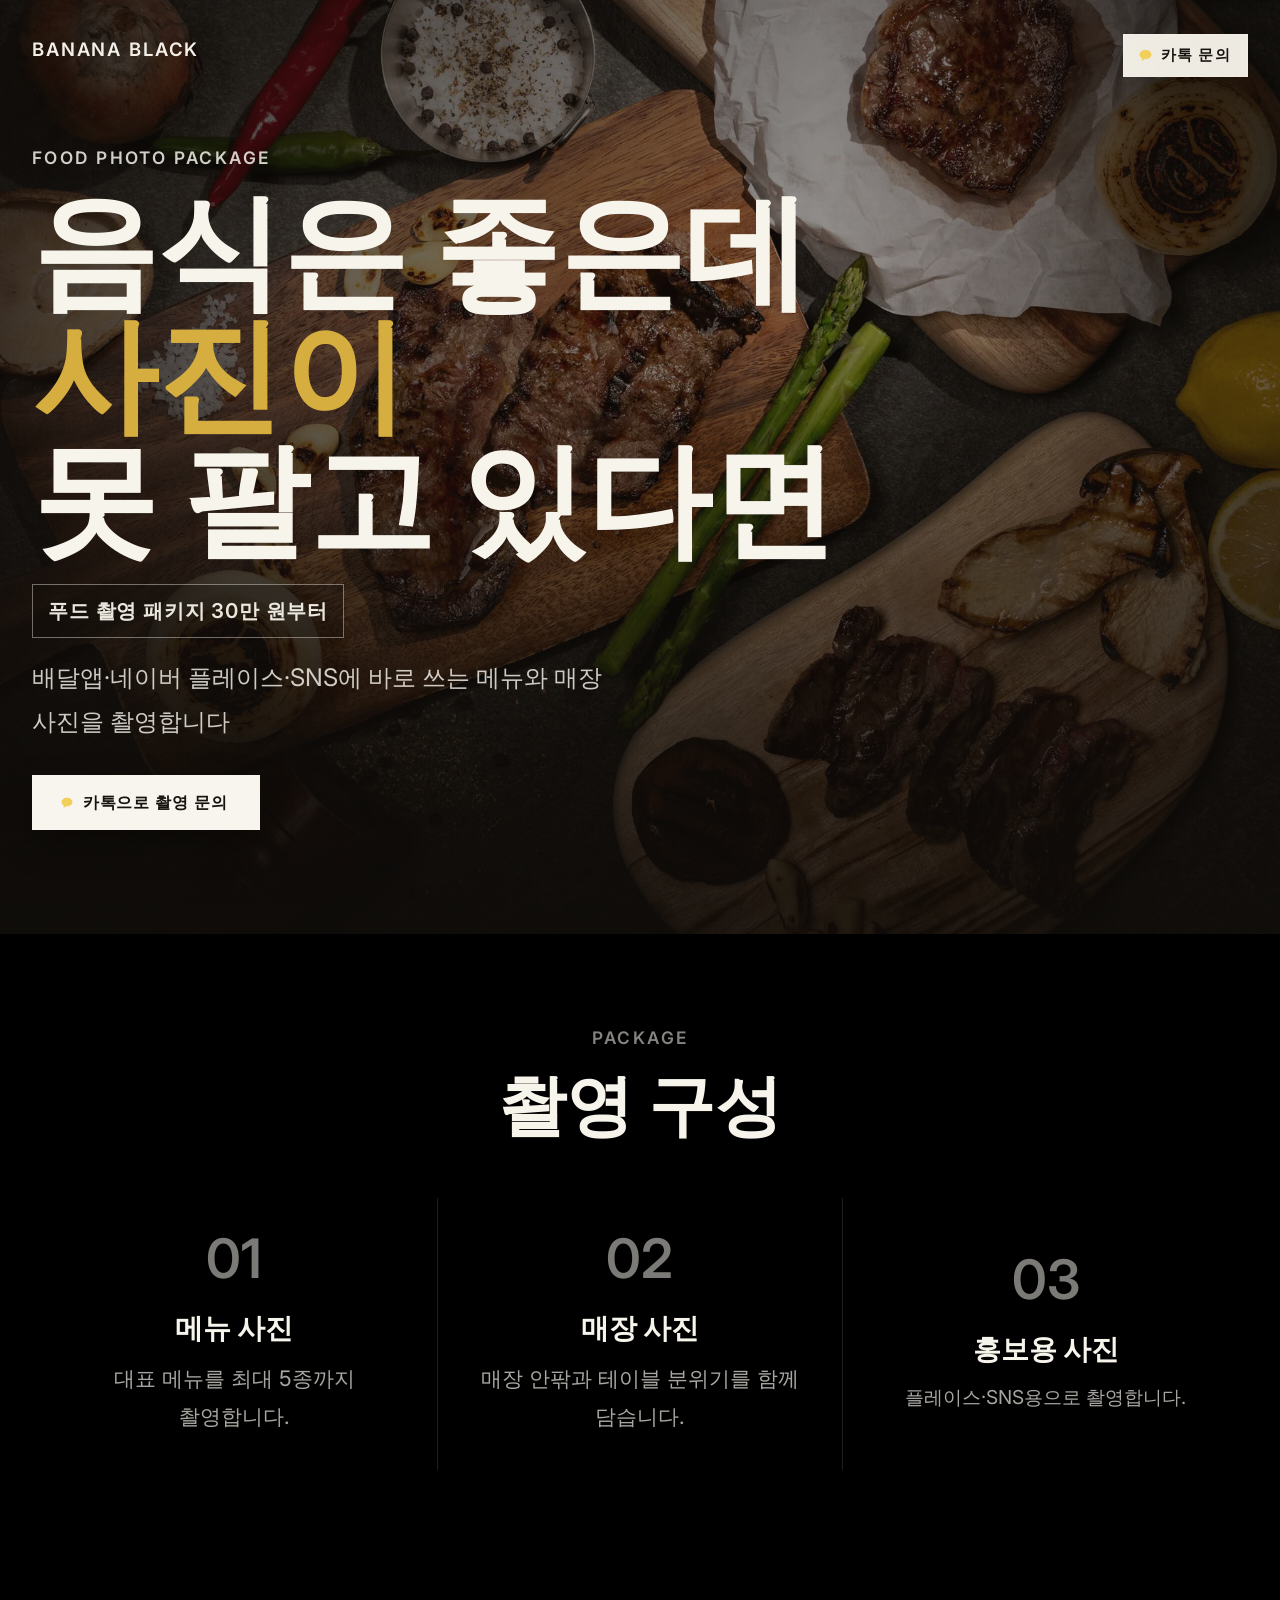
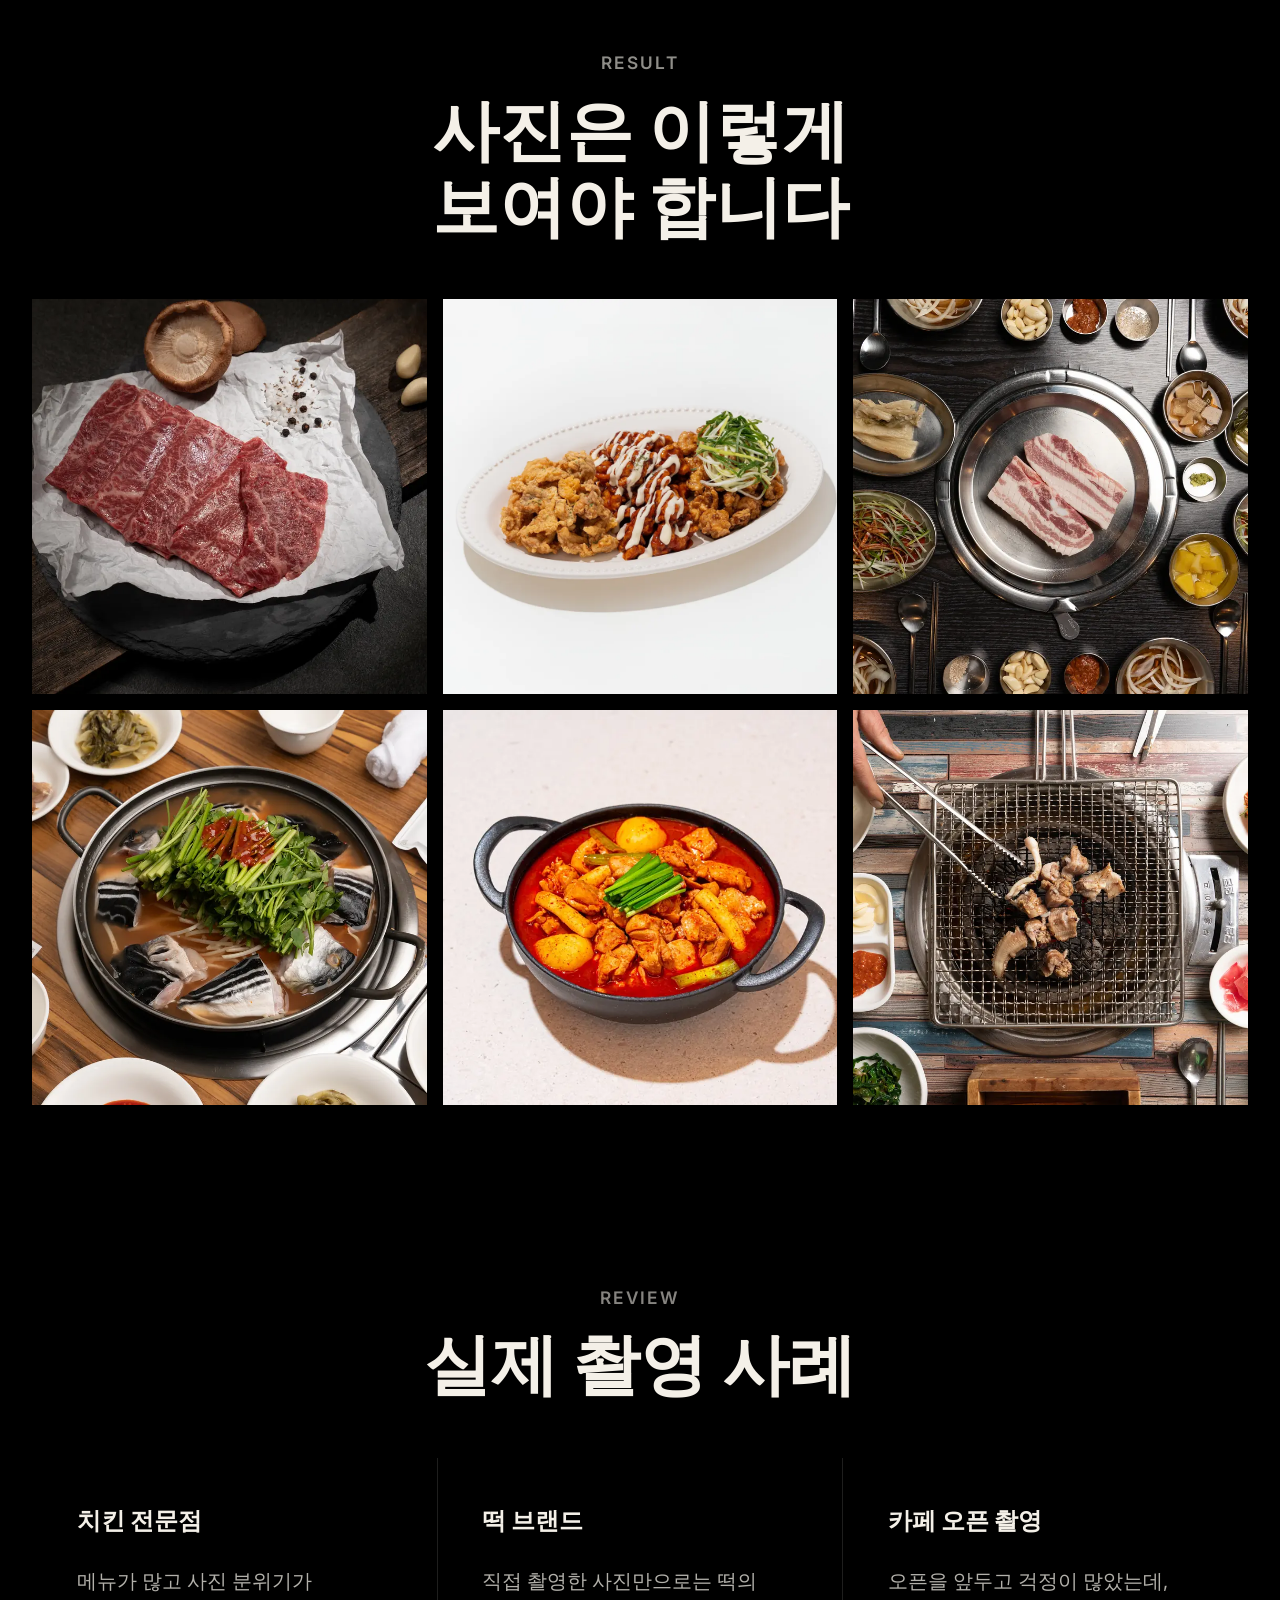
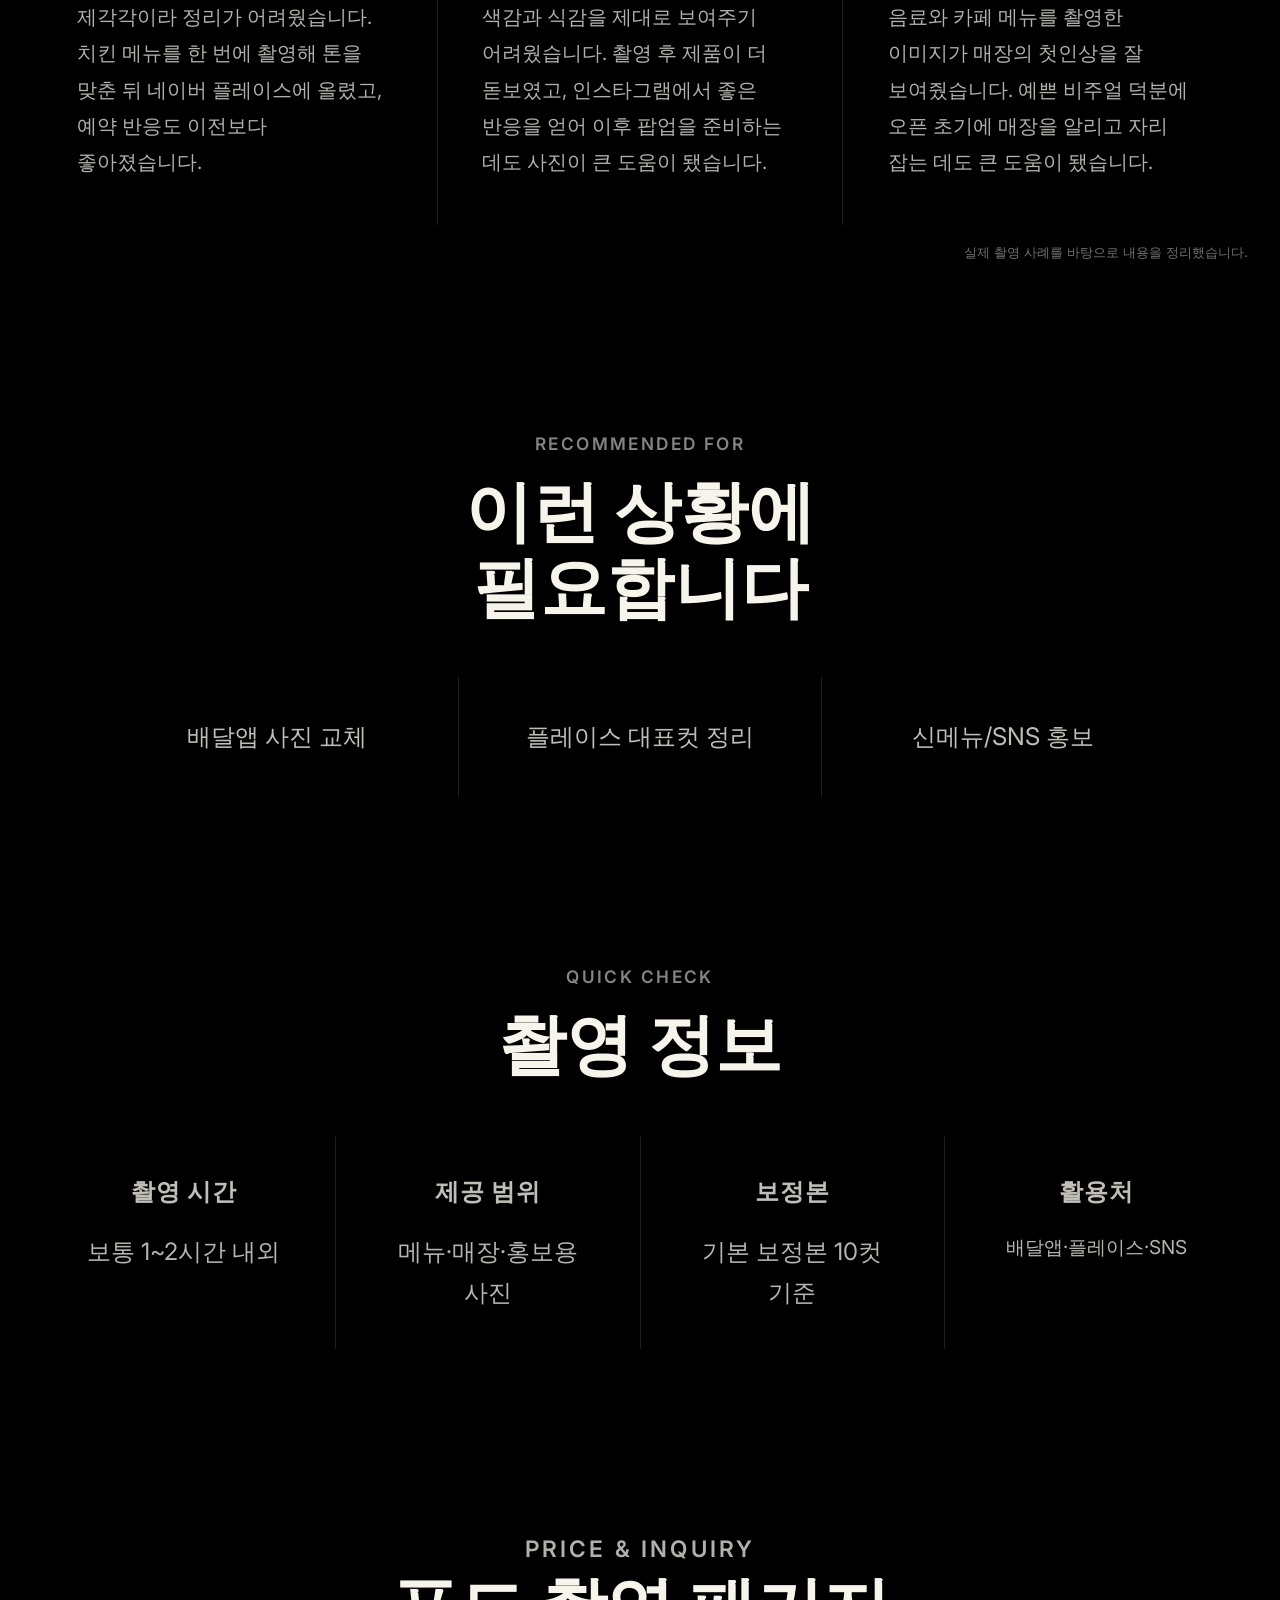
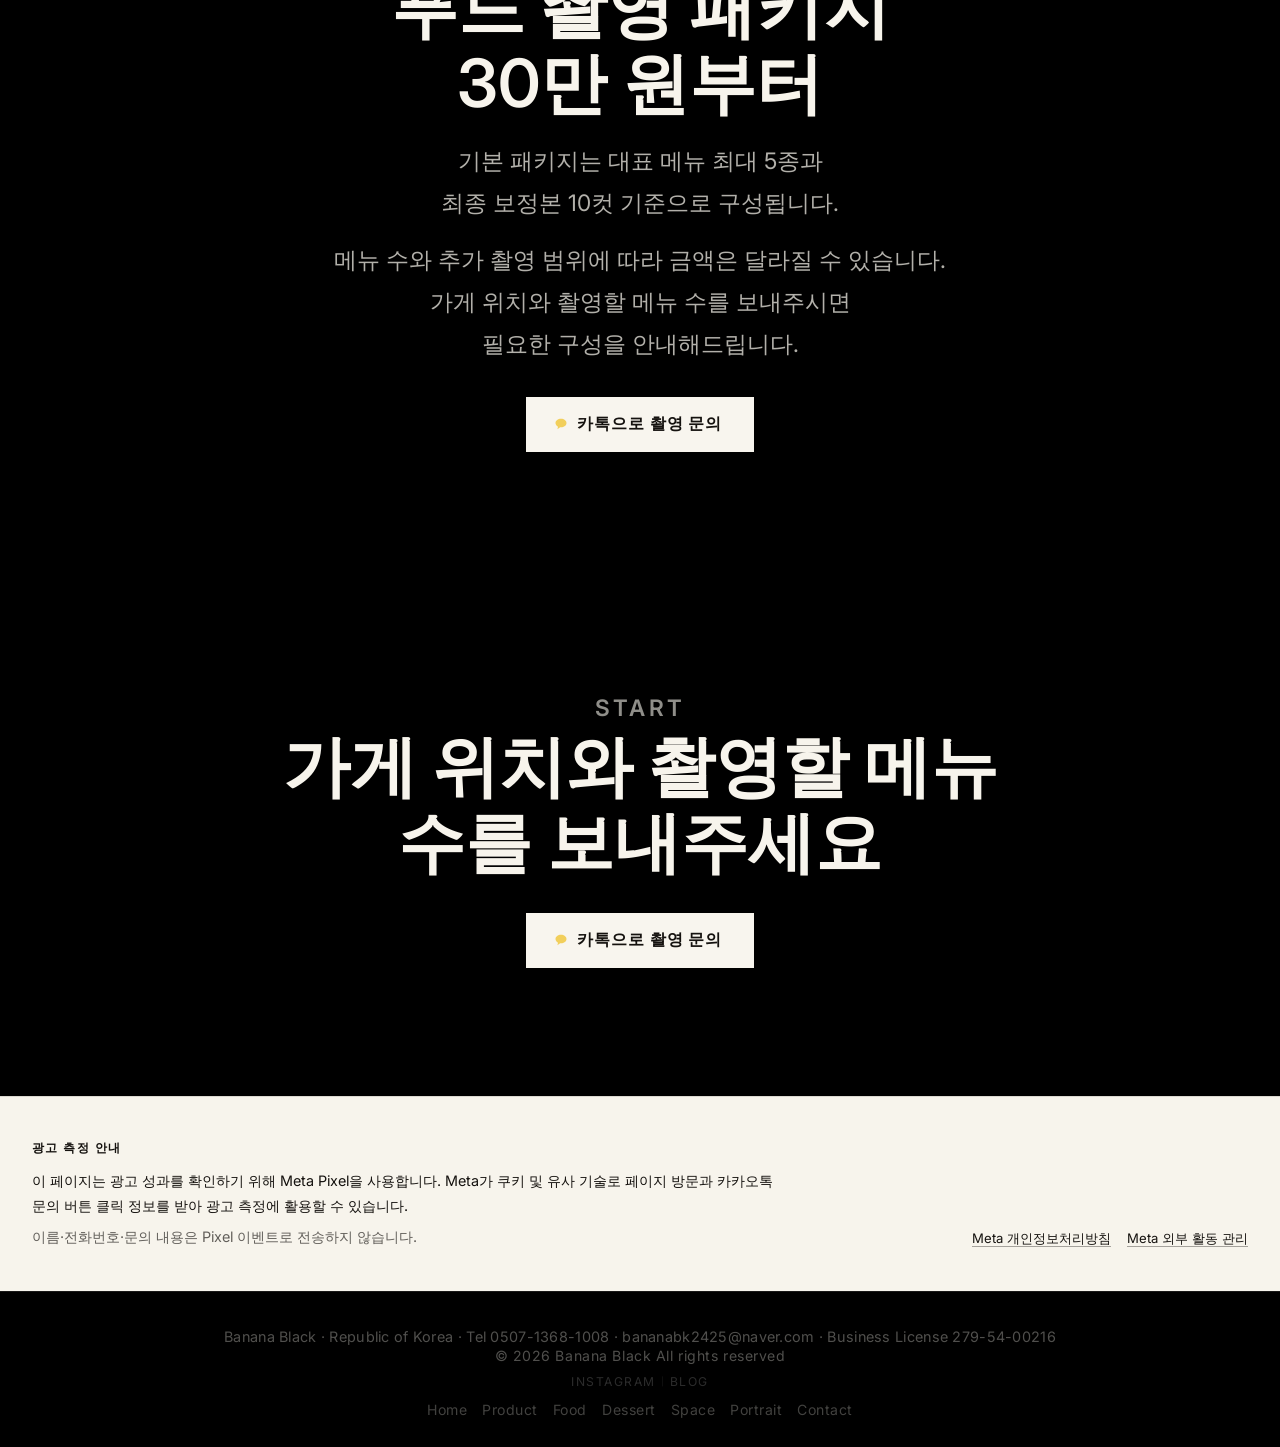
<file: food-photo.html>
<!DOCTYPE html>
<html lang="ko">
<head>
    <meta charset="UTF-8">
    <meta name="viewport" content="width=device-width, initial-scale=1.0">
    <title>푸드 촬영 패키지 | Banana Black</title>
    <meta name="description" content="대표 메뉴 최대 5종과 기본 보정본 10컷 기준으로 구성한 바나나블랙 푸드 촬영 패키지. 30만 원부터 카카오톡으로 상담하세요.">
    <link rel="preconnect" href="https://fonts.googleapis.com">
    <link rel="preconnect" href="https://fonts.gstatic.com" crossorigin>
    <link href="https://fonts.googleapis.com/css2?family=Inter:wght@300;400;600;700&family=Playfair+Display:ital,wght@0,400;0,700;1,400&display=swap" rel="stylesheet">
    <link rel="stylesheet" href="./style.css">
</head>
<body class="fade-in food-photo-page">
    <header id="main-header">
        <div class="containerHeader">
            <div class="logo">
                <a href="/">BANANA BLACK</a>
            </div>
            <a href="https://pf.kakao.com/_UxkDbK?utm_source=website&utm_medium=header_cta&utm_campaign=food_photo_header" target="_blank" rel="noopener noreferrer" class="food-photo-header-cta">카톡 문의</a>
        </div>
    </header>
    <a href="https://pf.kakao.com/_UxkDbK?utm_source=website&utm_medium=fixed_cta&utm_campaign=global_quick_inquiry" target="_blank" rel="noopener noreferrer" class="fixed-kakao-cta" aria-label="카카오톡 문의">
        <span class="fixed-kakao-cta__icon" aria-hidden="true">
            <svg viewBox="0 0 24 24" focusable="false">
                <path d="M12 4.25c-4.56 0-8.25 2.86-8.25 6.38 0 2.25 1.51 4.23 3.78 5.36l-.96 3.76 4.21-2.81c.39.05.79.07 1.22.07 4.55 0 8.25-2.86 8.25-6.38S16.55 4.25 12 4.25Z" fill="currentColor"/>
            </svg>
        </span>
        <span class="fixed-kakao-cta__label">카톡 문의</span>
    </a>

    <main>
        <section class="food-photo-hero" aria-labelledby="food-photo-title">
            <div class="food-photo-hero__media" aria-hidden="true">
                <img src="./images/food-photo/hero.webp" alt="" width="1800" height="1349" decoding="async" fetchpriority="high">
            </div>
            <div class="container food-photo-hero__inner">
                <p class="food-photo-kicker fade-up">Food Photo Package</p>
                <h1 class="food-photo-title fade-up" id="food-photo-title">음식은 좋은데<br><span>사진이</span><br>못 팔고 있다면</h1>
                <p class="food-photo-price-badge fade-up">푸드 촬영 패키지 30만 원부터</p>
                <p class="food-photo-lead fade-up">
                    <span class="food-photo-lead-line">배달앱·네이버 플레이스·SNS에 바로 쓰는</span>
                    <span class="food-photo-lead-line">메뉴와 매장 사진을 촬영합니다</span>
                </p>
                <div class="food-photo-actions fade-up">
                    <a href="https://pf.kakao.com/_UxkDbK?utm_source=website&utm_medium=cta&utm_campaign=food_photo_hero" target="_blank" rel="noopener noreferrer" class="btn-contact food-photo-btn food-photo-btn--light">카톡으로 촬영 문의</a>
                </div>
            </div>
        </section>

        <section class="food-photo-section food-photo-package reveal" aria-labelledby="food-photo-package-title">
            <div class="container">
                <div class="food-photo-section-head food-photo-section-head--center">
                    <p class="food-photo-label">Package</p>
                    <h2 class="food-photo-section-title" id="food-photo-package-title">촬영 구성</h2>
                </div>
                <div class="food-photo-package-grid">
                    <article class="food-photo-package-item">
                        <span>01</span>
                        <h3>메뉴 사진</h3>
                        <p>대표 메뉴를 최대 5종까지 촬영합니다.</p>
                    </article>
                    <article class="food-photo-package-item">
                        <span>02</span>
                        <h3>매장 사진</h3>
                        <p>매장 안팎과 테이블 분위기를 함께 담습니다.</p>
                    </article>
                    <article class="food-photo-package-item">
                        <span>03</span>
                        <h3>홍보용 사진</h3>
                        <p class="food-photo-no-wrap">플레이스·SNS용으로 촬영합니다.</p>
                    </article>
                </div>
            </div>
        </section>

        <section class="food-photo-section food-photo-results reveal" aria-labelledby="food-photo-results-title">
            <div class="container">
                <div class="food-photo-section-head food-photo-section-head--center">
                    <p class="food-photo-label">Result</p>
                    <h2 class="food-photo-section-title" id="food-photo-results-title">사진은 이렇게<br>보여야 합니다</h2>
                </div>
                <div class="food-photo-result-grid">
                    <figure class="food-photo-result">
                        <img src="./images/food-photo/result-01.webp" alt="재료의 질감과 조명이 살아 있는 푸드 촬영 결과물" width="1000" height="749" loading="lazy" decoding="async">
                    </figure>
                    <figure class="food-photo-result">
                        <img src="./images/food-photo/result-02.webp" alt="치킨 플래터가 담긴 푸드 촬영 결과물" width="1000" height="1000" loading="lazy" decoding="async">
                    </figure>
                    <figure class="food-photo-result">
                        <img src="./images/food-photo/result-03.webp" alt="고기와 반찬이 함께 구성된 푸드 촬영 결과물" width="1000" height="750" loading="lazy" decoding="async">
                    </figure>
                    <figure class="food-photo-result">
                        <img src="./images/food-photo/result-04.webp" alt="국물 요리와 반찬이 놓인 푸드 촬영 결과물" width="1000" height="750" loading="lazy" decoding="async">
                    </figure>
                    <figure class="food-photo-result">
                        <img src="./images/food-photo/result-05.webp" alt="매콤한 닭 요리가 담긴 푸드 촬영 결과물" width="1000" height="667" loading="lazy" decoding="async">
                    </figure>
                    <figure class="food-photo-result">
                        <img src="./images/food-photo/result-06.webp" alt="테이블 위 음식 구성 푸드 촬영 결과물" width="1000" height="750" loading="lazy" decoding="async">
                    </figure>
                </div>
            </div>
        </section>

        <section class="food-photo-section food-photo-reviews reveal" aria-labelledby="food-photo-reviews-title">
            <div class="container">
                <div class="food-photo-section-head food-photo-section-head--center">
                    <p class="food-photo-label">Review</p>
                    <h2 class="food-photo-section-title" id="food-photo-reviews-title">실제 촬영 사례</h2>
                </div>
                <div class="food-photo-review-grid">
                    <article class="food-photo-review-item">
                        <span>치킨 전문점</span>
                        <p>메뉴가 많고 사진 분위기가 제각각이라 정리가 어려웠습니다. 치킨 메뉴를 한 번에 촬영해 톤을 맞춘 뒤 네이버 플레이스에 올렸고, 예약 반응도 이전보다 좋아졌습니다.</p>
                    </article>
                    <article class="food-photo-review-item">
                        <span>떡 브랜드</span>
                        <p>직접 촬영한 사진만으로는 떡의 색감과 식감을 제대로 보여주기 어려웠습니다. 촬영 후 제품이 더 돋보였고, 인스타그램에서 좋은 반응을 얻어 이후 팝업을 준비하는 데도 사진이 큰 도움이 됐습니다.</p>
                    </article>
                    <article class="food-photo-review-item">
                        <span>카페 오픈 촬영</span>
                        <p>오픈을 앞두고 걱정이 많았는데, 음료와 카페 메뉴를 촬영한 이미지가 매장의 첫인상을 잘 보여줬습니다. 예쁜 비주얼 덕분에 오픈 초기에 매장을 알리고 자리 잡는 데도 큰 도움이 됐습니다.</p>
                    </article>
                </div>
                <p class="food-photo-review-note">실제 촬영 사례를 바탕으로 내용을 정리했습니다.</p>
            </div>
        </section>

        <section class="food-photo-section food-photo-target reveal" aria-labelledby="food-photo-target-title">
            <div class="container food-photo-split">
                <div class="food-photo-section-head">
                    <p class="food-photo-label">Recommended For</p>
                    <h2 class="food-photo-section-title" id="food-photo-target-title">이런 상황에<br>필요합니다</h2>
                </div>
                <ul class="food-photo-target-list">
                    <li>배달앱 사진 교체</li>
                    <li>플레이스 대표컷 정리</li>
                    <li>신메뉴/SNS 홍보</li>
                </ul>
            </div>
        </section>

        <section class="food-photo-section food-photo-quick-info reveal" aria-labelledby="food-photo-quick-title">
            <div class="container">
                <div class="food-photo-section-head food-photo-section-head--center">
                    <p class="food-photo-label">Quick Check</p>
                    <h2 class="food-photo-section-title" id="food-photo-quick-title">촬영 정보</h2>
                </div>
                <div class="food-photo-info-grid">
                    <article class="food-photo-info-item">
                        <span>촬영 시간</span>
                        <p>보통 1~2시간 내외</p>
                    </article>
                    <article class="food-photo-info-item">
                        <span>제공 범위</span>
                        <p>메뉴·매장·홍보용 사진</p>
                    </article>
                    <article class="food-photo-info-item">
                        <span>보정본</span>
                        <p>기본 보정본 10컷 기준</p>
                    </article>
                    <article class="food-photo-info-item">
                        <span>활용처</span>
                        <p class="food-photo-no-wrap">배달앱·플레이스·SNS</p>
                    </article>
                </div>
            </div>
        </section>

        <section class="food-photo-section food-photo-price reveal" aria-labelledby="food-photo-price-title">
            <div class="container">
                <div class="food-photo-price-panel">
                    <p class="food-photo-label">Price & Inquiry</p>
                    <h2 class="food-photo-section-title" id="food-photo-price-title">푸드 촬영 패키지<br><strong>30만 원부터</strong></h2>
                    <p>
                        <span class="food-photo-copy-line">기본 패키지는 대표 메뉴 최대 5종과</span>
                        <span class="food-photo-copy-line">최종 보정본 10컷 기준으로 구성됩니다.</span>
                        <span class="food-photo-copy-line food-photo-copy-line--gap">메뉴 수와 추가 촬영 범위에 따라 금액은 달라질 수 있습니다.</span>
                        <span class="food-photo-copy-line">가게 위치와 촬영할 메뉴 수를 보내주시면</span>
                        <span class="food-photo-copy-line">필요한 구성을 안내해드립니다.</span>
                    </p>
                    <a href="https://pf.kakao.com/_UxkDbK?utm_source=website&utm_medium=cta&utm_campaign=food_photo_price" target="_blank" rel="noopener noreferrer" class="btn-contact food-photo-btn food-photo-btn--dark">카톡으로 촬영 문의</a>
                </div>
            </div>
        </section>

        <section class="food-photo-final-cta reveal" aria-labelledby="food-photo-final-title">
            <div class="container">
                <p class="food-photo-label">Start</p>
                <h2 class="food-photo-final-title" id="food-photo-final-title">가게 위치와 촬영할 메뉴 수를 보내주세요</h2>
                <a href="https://pf.kakao.com/_UxkDbK?utm_source=website&utm_medium=cta&utm_campaign=food_photo_final" target="_blank" rel="noopener noreferrer" class="btn-contact food-photo-btn food-photo-btn--light">카톡으로 촬영 문의</a>
            </div>
        </section>
    </main>

    <aside class="meta-measurement-notice" aria-labelledby="meta-measurement-title">
        <div class="container meta-measurement-notice__inner">
            <div>
                <p class="meta-measurement-notice__label" id="meta-measurement-title">광고 측정 안내</p>
                <p class="meta-measurement-notice__copy">이 페이지는 광고 성과를 확인하기 위해 Meta Pixel을 사용합니다. Meta가 쿠키 및 유사 기술로 페이지 방문과 카카오톡 문의 버튼 클릭 정보를 받아 광고 측정에 활용할 수 있습니다.</p>
                <p class="meta-measurement-notice__detail">이름·전화번호·문의 내용은 Pixel 이벤트로 전송하지 않습니다.</p>
            </div>
            <div class="meta-measurement-notice__links" aria-label="Meta 광고 측정 관련 안내">
                <a href="https://www.facebook.com/policy" target="_blank" rel="noopener noreferrer">Meta 개인정보처리방침</a>
                <a href="https://www.facebook.com/help/2207256696182627/" target="_blank" rel="noopener noreferrer">Meta 외부 활동 관리</a>
            </div>
        </div>
    </aside>

    <footer id="main-footer" class="quiet-footer">
        <div class="container">
            <div class="footer-bottom">
                <p class="contact-footer-meta"><span class="contact-footer-meta-line">Banana Black · Republic of Korea · Tel 0507-1368-1008</span><span class="contact-footer-meta-line">bananabk2425@naver.com · Business&nbsp;License&nbsp;279-54-00216</span></p>
                <p>&copy; 2026 Banana Black All rights reserved</p>
                <div class="footer-social-links" aria-label="Social links">
                    <a href="https://www.instagram.com/bananabk_studio/" target="_blank" rel="noopener noreferrer">Instagram</a>
                    <a href="https://blog.naver.com/bananabk2425" target="_blank" rel="noopener noreferrer">Blog</a>
                </div>
                <div class="social-links">
                    <a href="/">Home</a>
                    <a href="/works/product">Product</a>
                    <a href="/works/food">Food</a>
                    <a href="/works/dessert">Dessert</a>
                    <a href="/works/space">Space</a>
                    <a href="/works/portrait">Portrait</a>
                    <a href="/contact">Contact</a>
                </div>
            </div>
        </div>
    </footer>

    <script src="./public-config.js"></script>
    <script src="./analytics.js?v=2"></script>
    <script src="./main.js?v=food-photo-cta"></script>
</body>
</html>
</file>
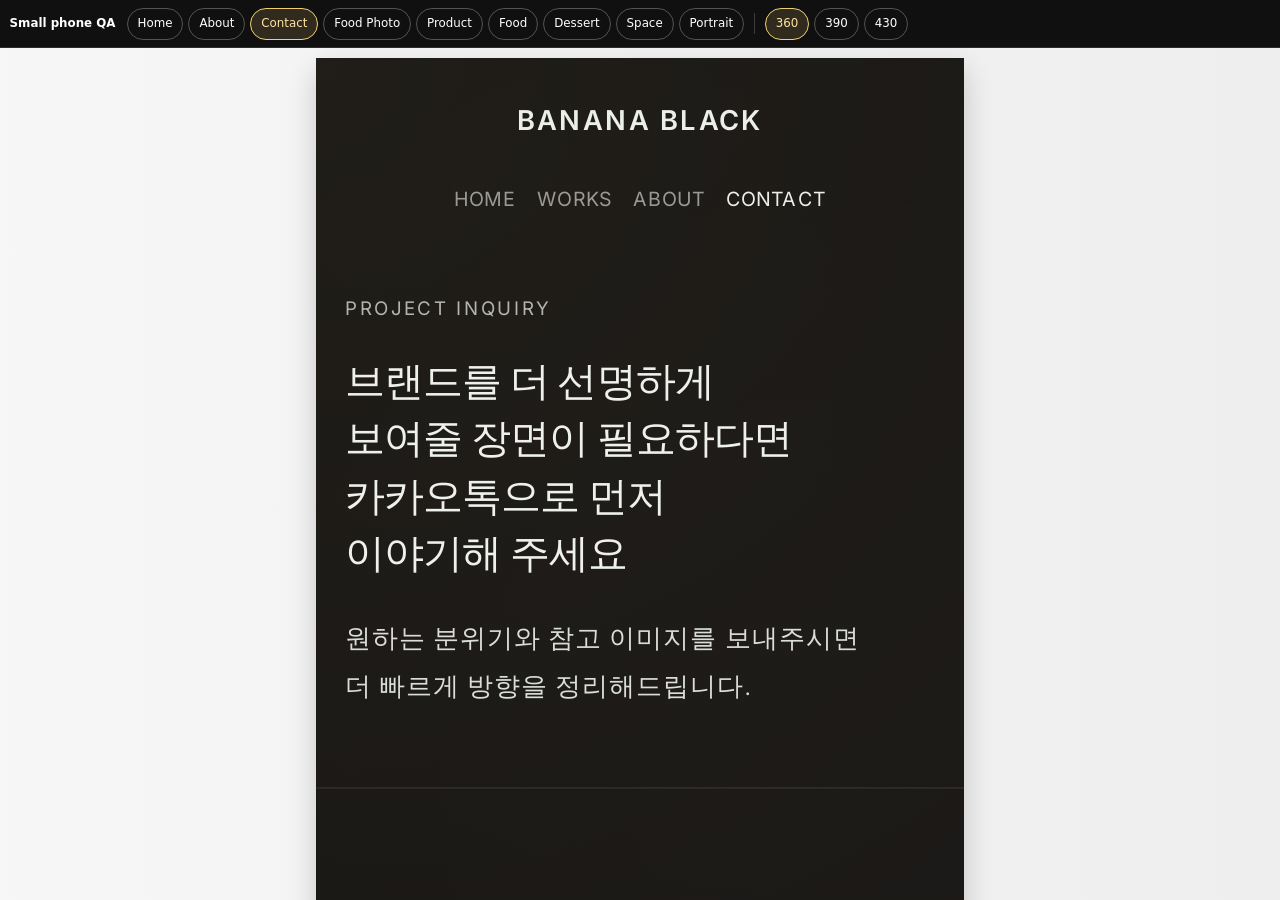
<file: mobile-preview.html>
<!doctype html>
<html lang="ko">
<head>
    <meta charset="utf-8">
    <meta name="robots" content="noindex, nofollow">
    <meta name="viewport" content="width=device-width, initial-scale=1">
    <title>Small Phone Preview | Banana Black</title>
    <style>
        :root {
            --preview-width: 360;
            --preview-scale: 1;
            --toolbar-height: 48px;
        }

        * {
            box-sizing: border-box;
        }

        body {
            margin: 0;
            min-height: 100vh;
            overflow: hidden;
            background: #e9e9e9;
            color: #111;
            font-family: system-ui, -apple-system, BlinkMacSystemFont, "Segoe UI", sans-serif;
        }

        .preview-toolbar {
            position: fixed;
            top: 0;
            left: 0;
            right: 0;
            z-index: 10;
            min-height: var(--toolbar-height);
            display: flex;
            align-items: center;
            gap: 0.5rem;
            padding: 0.42rem 0.6rem;
            overflow-x: auto;
            background: #101010;
            color: #fff;
            border-bottom: 1px solid rgba(255, 255, 255, 0.12);
            scrollbar-width: none;
        }

        .preview-toolbar::-webkit-scrollbar {
            display: none;
        }

        .preview-title {
            flex: 0 0 auto;
            margin-right: 0.2rem;
            font-size: 0.74rem;
            font-weight: 700;
            line-height: 1.15;
            white-space: nowrap;
        }

        .preview-group {
            display: inline-flex;
            align-items: center;
            gap: 0.32rem;
            flex: 0 0 auto;
        }

        .preview-separator {
            flex: 0 0 auto;
            width: 1px;
            height: 1.35rem;
            margin: 0 0.12rem;
            background: rgba(255, 255, 255, 0.18);
        }

        button {
            flex: 0 0 auto;
            min-height: 2rem;
            border: 1px solid rgba(255, 255, 255, 0.28);
            border-radius: 999px;
            padding: 0.4rem 0.62rem;
            background: transparent;
            color: inherit;
            font: inherit;
            font-size: 0.74rem;
            line-height: 1;
            cursor: pointer;
        }

        button.is-active {
            border-color: #f0cf71;
            background: rgba(240, 207, 113, 0.14);
            color: #ffe4a0;
        }

        .preview-stage {
            position: fixed;
            inset: var(--toolbar-height) 0 0 0;
            overflow: auto;
            padding: 0.65rem 0;
            background:
                linear-gradient(90deg, rgba(255, 255, 255, 0.62), rgba(255, 255, 255, 0.24)),
                #e9e9e9;
        }

        .preview-scale-box {
            width: calc(var(--preview-width) * 1px * var(--preview-scale));
            min-height: calc((100vh - var(--toolbar-height) - 1.3rem) * var(--preview-scale));
            margin: 0 auto;
            background: #fff;
            box-shadow: 0 12px 28px rgba(0, 0, 0, 0.18);
        }

        .preview-frame {
            width: calc(var(--preview-width) * 1px);
            height: calc((100vh - var(--toolbar-height) - 1.3rem) / var(--preview-scale));
            min-height: 720px;
            display: block;
            border: 0;
            background: #fff;
            transform: scale(var(--preview-scale));
            transform-origin: top left;
        }

        @media (max-width: 520px) {
            .preview-title {
                display: none;
            }

            .preview-toolbar {
                gap: 0.38rem;
                padding-left: 0.45rem;
                padding-right: 0.45rem;
            }

            button {
                padding-left: 0.52rem;
                padding-right: 0.52rem;
            }
        }
    </style>
</head>
<body>
    <header class="preview-toolbar" aria-label="Small phone preview controls">
        <strong class="preview-title">Small phone QA</strong>
        <div class="preview-group" aria-label="Pages">
            <button type="button" data-src="/" data-kind="page">Home</button>
            <button type="button" data-src="/about.html" data-kind="page">About</button>
            <button type="button" data-src="/contact.html" data-kind="page" class="is-active">Contact</button>
            <button type="button" data-src="/food-photo.html" data-kind="page">Food Photo</button>
            <button type="button" data-src="/works/product.html" data-kind="page">Product</button>
            <button type="button" data-src="/works/food.html" data-kind="page">Food</button>
            <button type="button" data-src="/works/dessert.html" data-kind="page">Dessert</button>
            <button type="button" data-src="/works/space.html" data-kind="page">Space</button>
            <button type="button" data-src="/works/portrait.html" data-kind="page">Portrait</button>
        </div>
        <span class="preview-separator" aria-hidden="true"></span>
        <div class="preview-group" aria-label="Widths">
            <button type="button" data-width="360" data-kind="width" class="is-active">360</button>
            <button type="button" data-width="390" data-kind="width">390</button>
            <button type="button" data-width="430" data-kind="width">430</button>
        </div>
    </header>

    <main class="preview-stage">
        <div class="preview-scale-box">
            <iframe class="preview-frame" title="Small phone preview" src="/contact.html"></iframe>
        </div>
    </main>

    <script>
        const root = document.documentElement;
        const frame = document.querySelector('.preview-frame');
        const toolbar = document.querySelector('.preview-toolbar');
        const pageButtons = Array.from(document.querySelectorAll('[data-kind="page"]'));
        const widthButtons = Array.from(document.querySelectorAll('[data-kind="width"]'));
        let previewWidth = 360;

        const syncScale = () => {
            const toolbarHeight = Math.ceil(toolbar.getBoundingClientRect().height);
            const availableWidth = Math.max(0, window.innerWidth - 20);
            const nextScale = Math.max(1, Math.min(1.8, availableWidth / previewWidth));
            root.style.setProperty('--toolbar-height', `${toolbarHeight}px`);
            root.style.setProperty('--preview-width', previewWidth);
            root.style.setProperty('--preview-scale', nextScale.toFixed(4));
        };

        pageButtons.forEach((button) => {
            button.addEventListener('click', () => {
                pageButtons.forEach((item) => item.classList.toggle('is-active', item === button));
                frame.src = `${button.dataset.src}?preview=${Date.now()}`;
            });
        });

        widthButtons.forEach((button) => {
            button.addEventListener('click', () => {
                previewWidth = Number(button.dataset.width);
                widthButtons.forEach((item) => item.classList.toggle('is-active', item === button));
                syncScale();
            });
        });

        window.addEventListener('resize', syncScale);
        syncScale();
    </script>
</body>
</html>
</file>
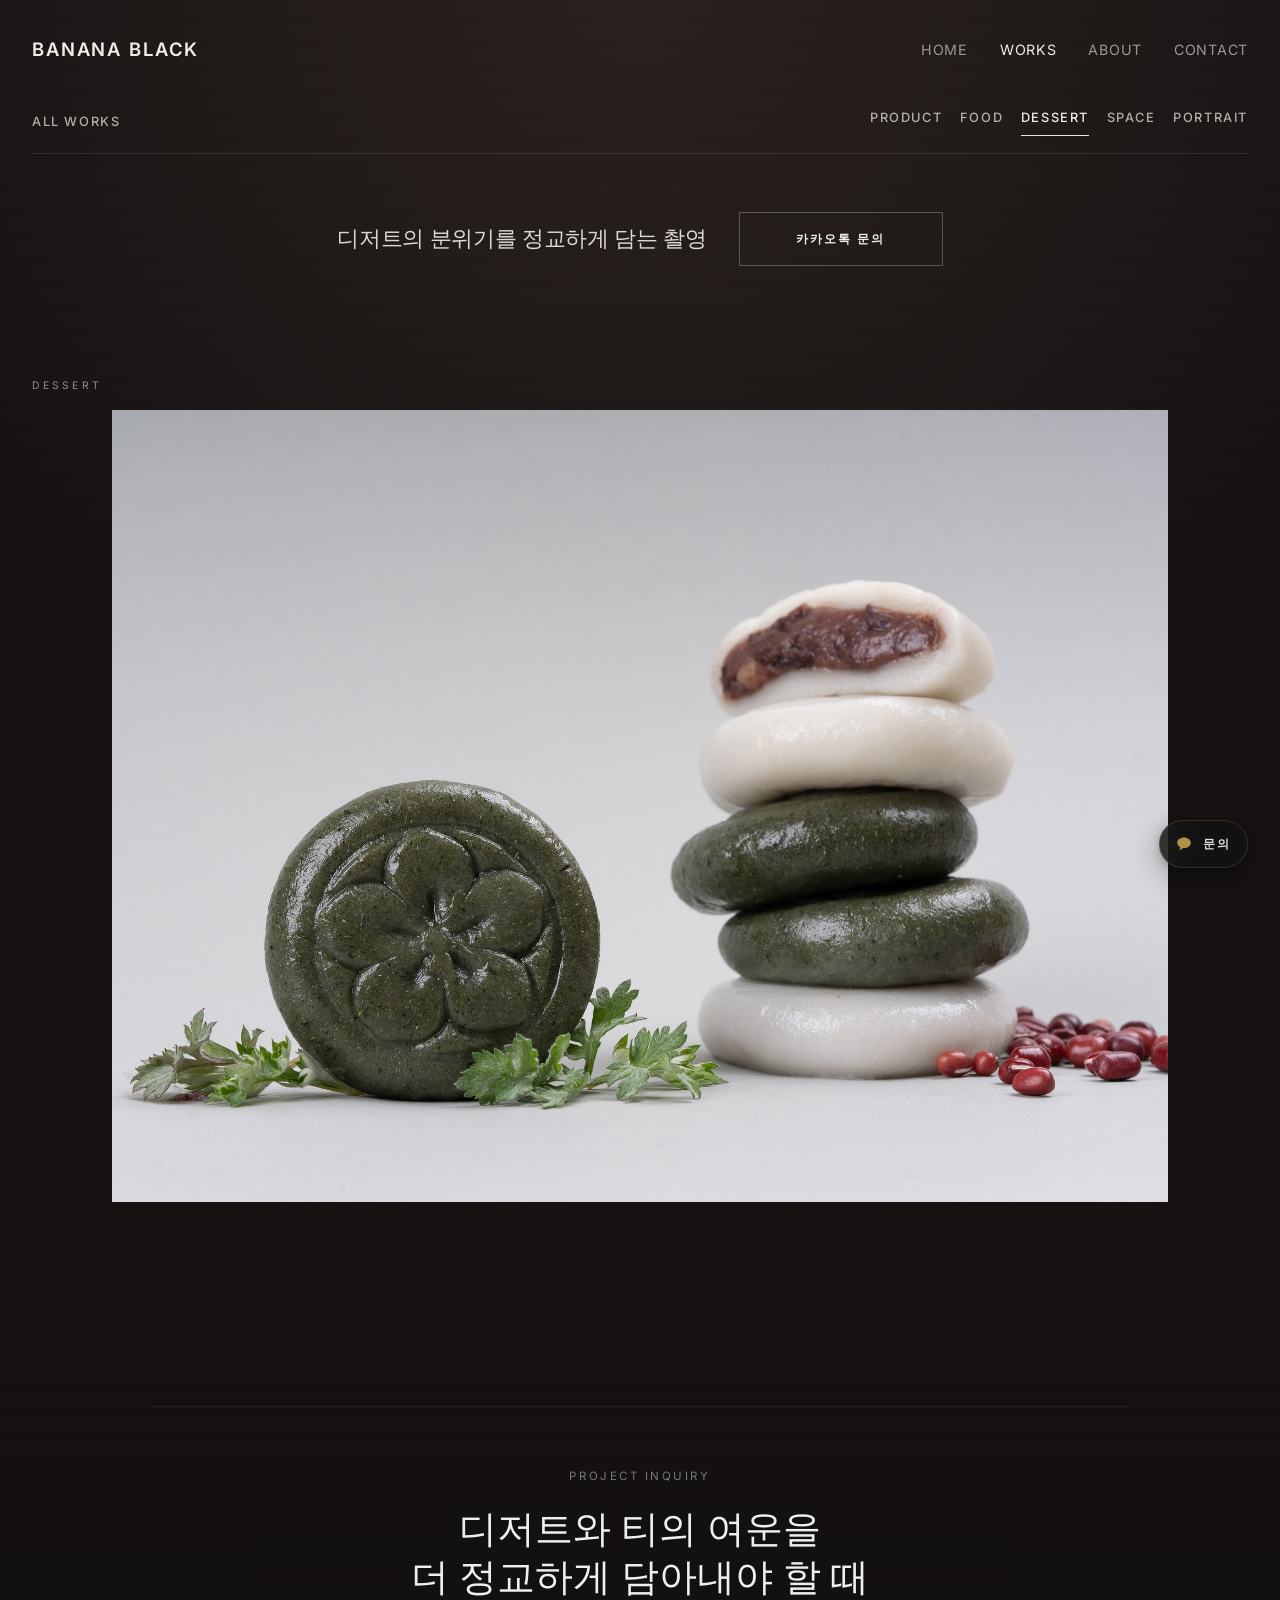
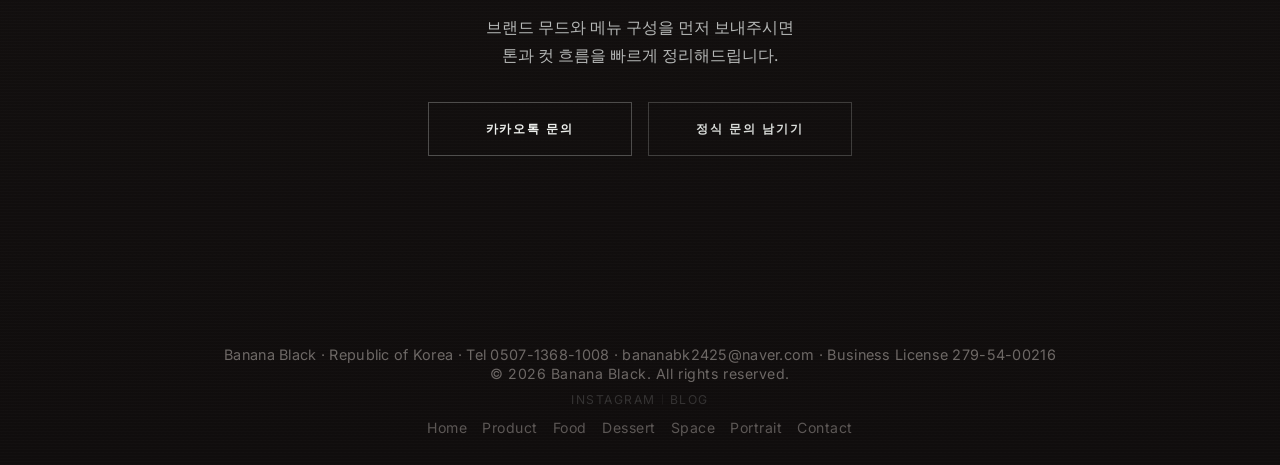
<file: works/dessert.html>
<!DOCTYPE html>
<html lang="ko">
<head>
    <meta charset="UTF-8">
    <meta name="viewport" content="width=device-width, initial-scale=1.0">
    <title>Dessert | Banana Black</title>
    <link rel="preconnect" href="https://fonts.googleapis.com">
    <link rel="preconnect" href="https://fonts.gstatic.com" crossorigin>
    <link rel="preconnect" href="https://gtuwmsynpdpixmhfytao.supabase.co">
    <link href="https://fonts.googleapis.com/css2?family=Inter:wght@300;400;600&family=Playfair+Display:ital,wght@0,400;0,700;1,400&display=swap" rel="stylesheet">
    <link rel="stylesheet" href="../style.css">
</head>
<body class="dessert-page fade-in" data-category-slug="dessert" data-category-layout="dessert">
    <header id="main-header">
        <div class="containerHeader">
            <div class="logo">
                <a href="/">BANANA BLACK</a>
            </div>
            <nav>
                <ul>
                    <li><a href="/">Home</a></li>
                    <li><a href="/works" class="active">Works</a></li>
                    <li><a href="/about">About</a></li>
                    <li><a href="/contact">Contact</a></li>
                </ul>
            </nav>
        </div>
    </header>
    <a href="https://pf.kakao.com/_UxkDbK?utm_source=website&utm_medium=fixed_cta&utm_campaign=global_quick_inquiry" target="_blank" rel="noopener noreferrer" class="fixed-kakao-cta" aria-label="카카오톡 문의">
        <span class="fixed-kakao-cta__icon" aria-hidden="true">
            <svg viewBox="0 0 24 24" focusable="false">
                <path d="M12 4.25c-4.56 0-8.25 2.86-8.25 6.38 0 2.25 1.51 4.23 3.78 5.36l-.96 3.76 4.21-2.81c.39.05.79.07 1.22.07 4.55 0 8.25-2.86 8.25-6.38S16.55 4.25 12 4.25Z" fill="currentColor"/>
            </svg>
        </span>
        <span class="fixed-kakao-cta__label">문의</span>
    </a>

    <main>
        <section class="works-local-nav reveal" aria-label="Works category navigation">
            <div class="container">
                <div class="works-local-nav-inner">
                    <a href="/works" class="works-local-home">All Works</a>
                    <nav class="works-local-links">
                        <a href="/works/product">Product</a>
                        <a href="/works/food">Food</a>
                        <a href="/works/dessert" class="is-active" aria-current="page">Dessert</a>
                        <a href="/works/space">Space</a>
                        <a href="/works/portrait">Portrait</a>
                    </nav>
                </div>
            </div>
        </section>

        <section class="works-landing-intro">
            <div class="container">
                <p class="works-landing-copy">디저트의 분위기를 정교하게 담는 촬영</p>
                <a href="https://pf.kakao.com/_UxkDbK?utm_source=website&utm_medium=cta&utm_campaign=dessert_landing" target="_blank" rel="noopener noreferrer" class="btn-contact btn-cta-primary works-landing-btn">카카오톡 문의</a>
            </div>
        </section>

        <section id="dessert-hero" class="reveal">
            <div class="container">
                <div class="dessert-hero-head">
                    <p class="dessert-page-label">Dessert</p>
                </div>
            </div>
            <div class="container-full">
                <img src="../images/works/8ca1cc9bc0acb.jpg" alt="Rice cake dessert hero" class="dessert-img" decoding="async" fetchpriority="high">
            </div>
        </section>

        <section id="dessert-grid" class="reveal"></section>

        <section class="works-detail-cta reveal">
            <div class="container">
                <div class="works-cta-shell">
                    <p class="works-cta-label">Project Inquiry</p>
                    <h2 class="serif works-cta-title">디저트와 티의 여운을<br>더 정교하게 담아내야 할 때</h2>
                    <p class="works-cta-copy">
                        <span class="works-cta-copy-line">브랜드 무드와 메뉴 구성을 먼저 보내주시면</span>
                        <span class="works-cta-copy-line">톤과 컷 흐름을 빠르게 정리해드립니다.</span>
                    </p>
                    <div class="works-cta-actions">
                        <a href="https://pf.kakao.com/_UxkDbK?utm_source=website&utm_medium=cta&utm_campaign=dessert_detail" target="_blank" rel="noopener noreferrer" class="btn-contact btn-cta-primary">카카오톡 문의</a>
                        <a href="/contact" class="btn-contact btn-cta-secondary">정식 문의 남기기</a>
                    </div>
                </div>
            </div>
        </section>
    </main>

    <footer id="main-footer" class="quiet-footer">
        <div class="container">
            <div class="footer-bottom">
                <p class="contact-footer-meta"><span class="contact-footer-meta-line">Banana Black · Republic of Korea · Tel 0507-1368-1008</span><span class="contact-footer-meta-line">bananabk2425@naver.com · Business&nbsp;License&nbsp;279-54-00216</span></p>
                <p>&copy; 2026 Banana Black. All rights reserved.</p>
                <div class="footer-social-links" aria-label="Social links">
                    <a href="https://www.instagram.com/bananabk_studio/" target="_blank" rel="noopener noreferrer">Instagram</a>
                    <a href="https://blog.naver.com/bananabk2425" target="_blank" rel="noopener noreferrer">Blog</a>
                </div>
                <div class="social-links">
                    <a href="/">Home</a>
                    <a href="/works/product">Product</a>
                    <a href="/works/food">Food</a>
                    <a href="/works/dessert">Dessert</a>
                    <a href="/works/space">Space</a>
                    <a href="/works/portrait">Portrait</a>
                    <a href="/contact">Contact</a>
                </div>
            </div>
        </div>
    </footer>

    <script src="../public-config.js"></script>
    <script src="./works-data.js?v=3"></script>
    <script src="../analytics.js?v=2"></script>
    <script src="../main.js"></script>
</body>
</html>
</file>
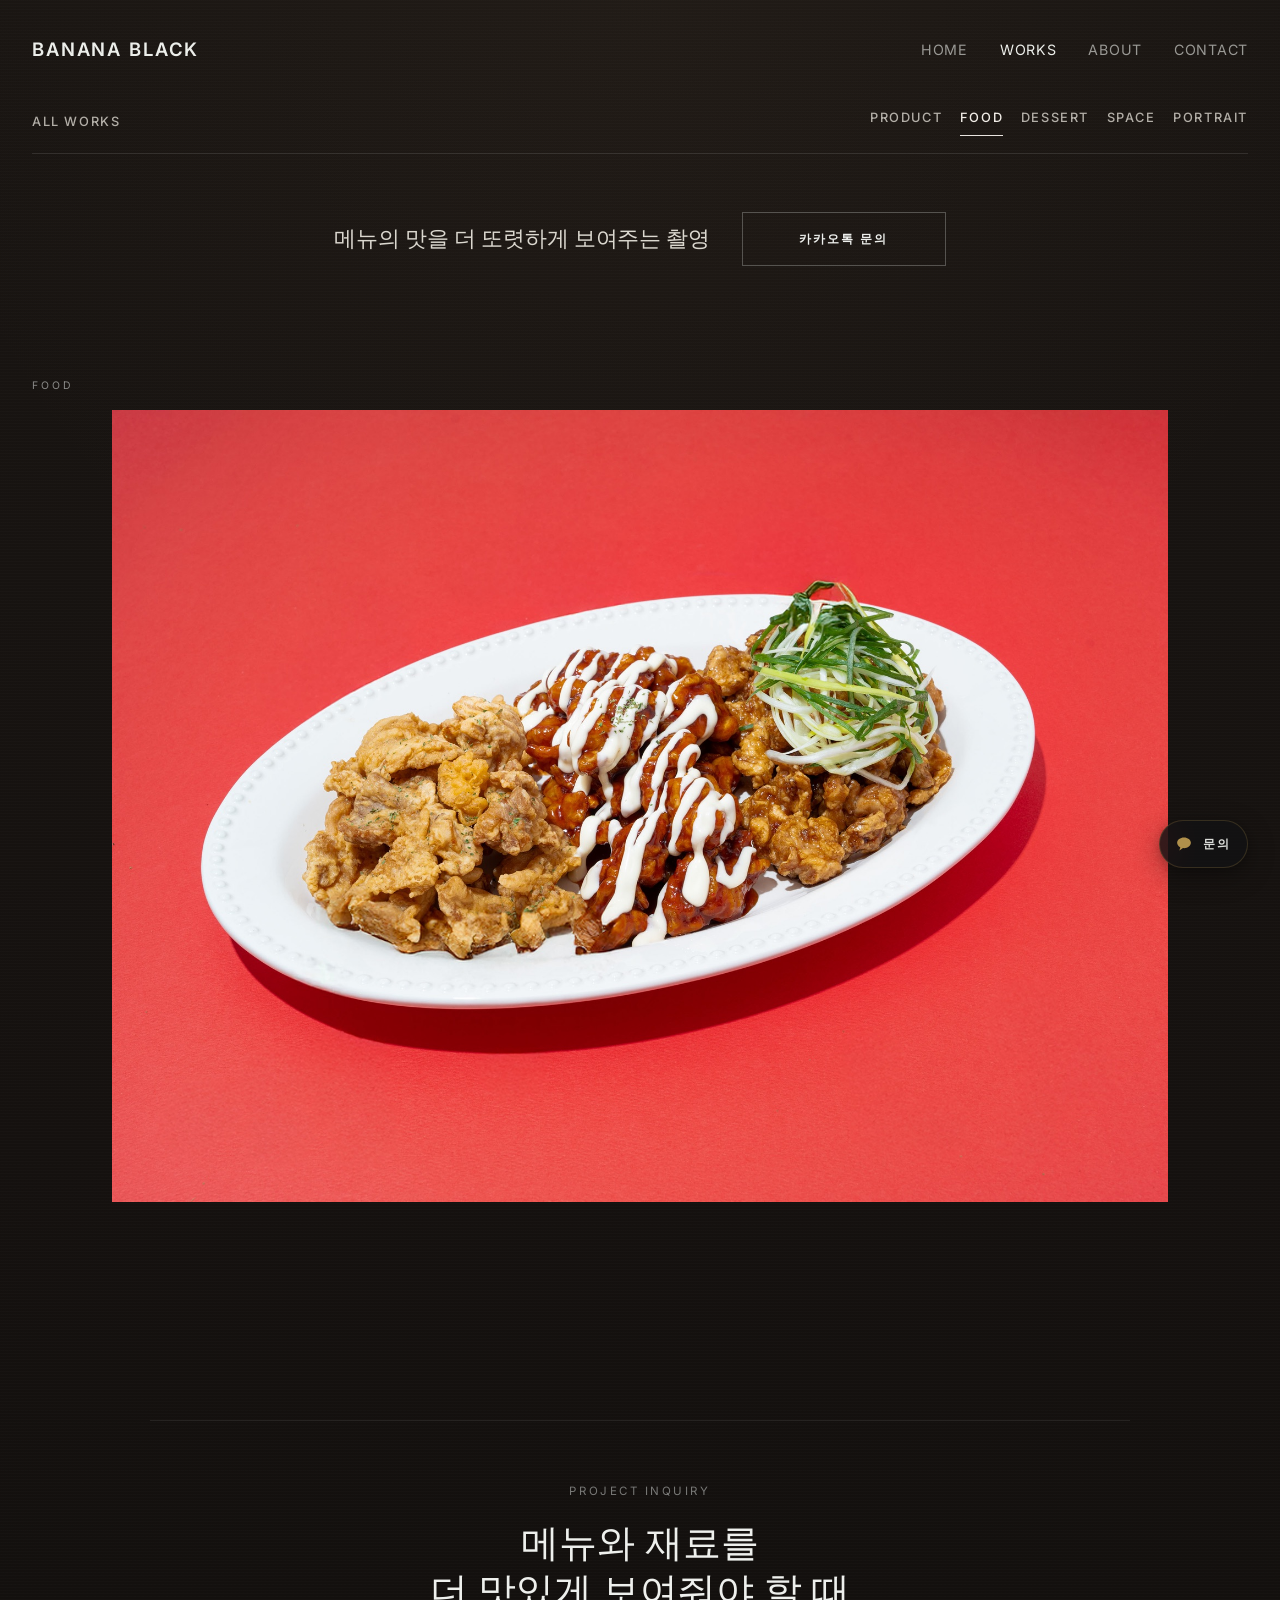
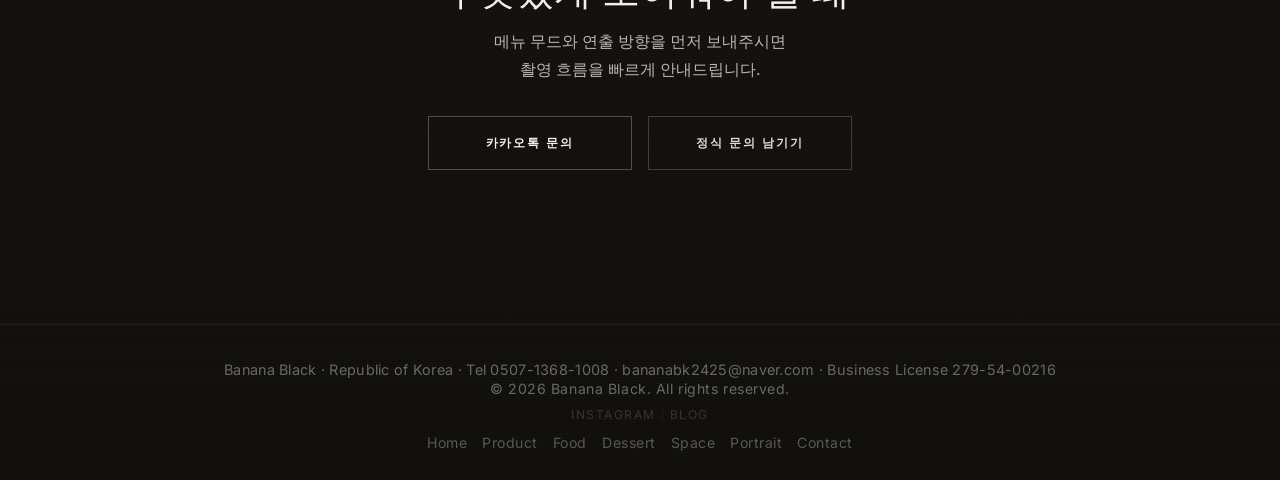
<file: works/food.html>
<!DOCTYPE html>
<html lang="ko">
<head>
    <meta charset="UTF-8">
    <meta name="viewport" content="width=device-width, initial-scale=1.0">
    <title>Food | Banana Black</title>
    <!-- Google Fonts -->
    <link rel="preconnect" href="https://fonts.googleapis.com">
    <link rel="preconnect" href="https://fonts.gstatic.com" crossorigin>
    <link rel="preconnect" href="https://gtuwmsynpdpixmhfytao.supabase.co">
    <link href="https://fonts.googleapis.com/css2?family=Inter:wght@300;400;600&family=Playfair+Display:ital,wght@0,400;0,700;1,400&display=swap" rel="stylesheet">
    <link rel="stylesheet" href="../style.css">
</head>
<body class="food-page fade-in" data-category-slug="food" data-category-layout="food">
    <header id="main-header">
        <div class="containerHeader">
            <div class="logo">
                <a href="/">BANANA BLACK</a>
            </div>
            <nav>
                <ul>
                    <li><a href="/">Home</a></li>
                    <li><a href="/works" class="active">Works</a></li>
                    <li><a href="/about">About</a></li>
                    <li><a href="/contact">Contact</a></li>
                </ul>
            </nav>
        </div>
    </header>
    <a href="https://pf.kakao.com/_UxkDbK?utm_source=website&utm_medium=fixed_cta&utm_campaign=global_quick_inquiry" target="_blank" rel="noopener noreferrer" class="fixed-kakao-cta" aria-label="카카오톡 문의">
        <span class="fixed-kakao-cta__icon" aria-hidden="true">
            <svg viewBox="0 0 24 24" focusable="false">
                <path d="M12 4.25c-4.56 0-8.25 2.86-8.25 6.38 0 2.25 1.51 4.23 3.78 5.36l-.96 3.76 4.21-2.81c.39.05.79.07 1.22.07 4.55 0 8.25-2.86 8.25-6.38S16.55 4.25 12 4.25Z" fill="currentColor"/>
            </svg>
        </span>
        <span class="fixed-kakao-cta__label">문의</span>
    </a>

    <main>
        <section class="works-local-nav reveal" aria-label="Works category navigation">
            <div class="container">
                <div class="works-local-nav-inner">
                    <a href="/works" class="works-local-home">All Works</a>
                    <nav class="works-local-links">
                        <a href="/works/product">Product</a>
                        <a href="/works/food" class="is-active" aria-current="page">Food</a>
                        <a href="/works/dessert">Dessert</a>
                        <a href="/works/space">Space</a>
                        <a href="/works/portrait">Portrait</a>
                    </nav>
                </div>
            </div>
        </section>

        <section class="works-landing-intro">
            <div class="container">
                <p class="works-landing-copy">메뉴의 맛을 더 또렷하게 보여주는 촬영</p>
                <a href="https://pf.kakao.com/_UxkDbK?utm_source=website&utm_medium=cta&utm_campaign=food_landing" target="_blank" rel="noopener noreferrer" class="btn-contact btn-cta-primary works-landing-btn">카카오톡 문의</a>
            </div>
        </section>

        <section id="food-hero" class="reveal">
            <div class="container">
                <div class="food-hero-head">
                    <p class="food-page-label">Food</p>
                </div>
            </div>
            <div class="container-full">
                <img src="../images/works/69349b8668aad.jpg" alt="Food hero platter" class="food-img" decoding="async" fetchpriority="high">
            </div>
        </section>

        <section id="food-grid" class="reveal"></section>

        <section class="works-detail-cta reveal">
            <div class="container">
                <div class="works-cta-shell">
                    <p class="works-cta-label">Project Inquiry</p>
                    <h2 class="serif works-cta-title">메뉴와 재료를<br>더 맛있게 보여줘야 할 때</h2>
                    <p class="works-cta-copy">
                        <span class="works-cta-copy-line">메뉴 무드와 연출 방향을 먼저 보내주시면</span>
                        <span class="works-cta-copy-line">촬영 흐름을 빠르게 안내드립니다.</span>
                    </p>
                    <div class="works-cta-actions">
                        <a href="https://pf.kakao.com/_UxkDbK?utm_source=website&utm_medium=cta&utm_campaign=food_detail" target="_blank" rel="noopener noreferrer" class="btn-contact btn-cta-primary">카카오톡 문의</a>
                        <a href="/contact" class="btn-contact btn-cta-secondary">정식 문의 남기기</a>
                    </div>
                </div>
            </div>
        </section>
    </main>

    <footer id="main-footer" class="quiet-footer">
        <div class="container">
            <div class="footer-bottom">
                <p class="contact-footer-meta"><span class="contact-footer-meta-line">Banana Black · Republic of Korea · Tel 0507-1368-1008</span><span class="contact-footer-meta-line">bananabk2425@naver.com · Business&nbsp;License&nbsp;279-54-00216</span></p>
                <p>&copy; 2026 Banana Black. All rights reserved.</p>
                <div class="footer-social-links" aria-label="Social links">
                    <a href="https://www.instagram.com/bananabk_studio/" target="_blank" rel="noopener noreferrer">Instagram</a>
                    <a href="https://blog.naver.com/bananabk2425" target="_blank" rel="noopener noreferrer">Blog</a>
                </div>
                <div class="social-links">
                    <a href="/">Home</a>
                    <a href="/works/product">Product</a>
                    <a href="/works/food">Food</a>
                    <a href="/works/dessert">Dessert</a>
                    <a href="/works/space">Space</a>
                    <a href="/works/portrait">Portrait</a>
                    <a href="/contact">Contact</a>
                </div>
            </div>
        </div>
    </footer>

    <script src="../public-config.js"></script>
    <script src="./works-data.js?v=3"></script>
    <script src="../analytics.js?v=2"></script>
    <script src="../main.js"></script>
</body>
</html>
</file>
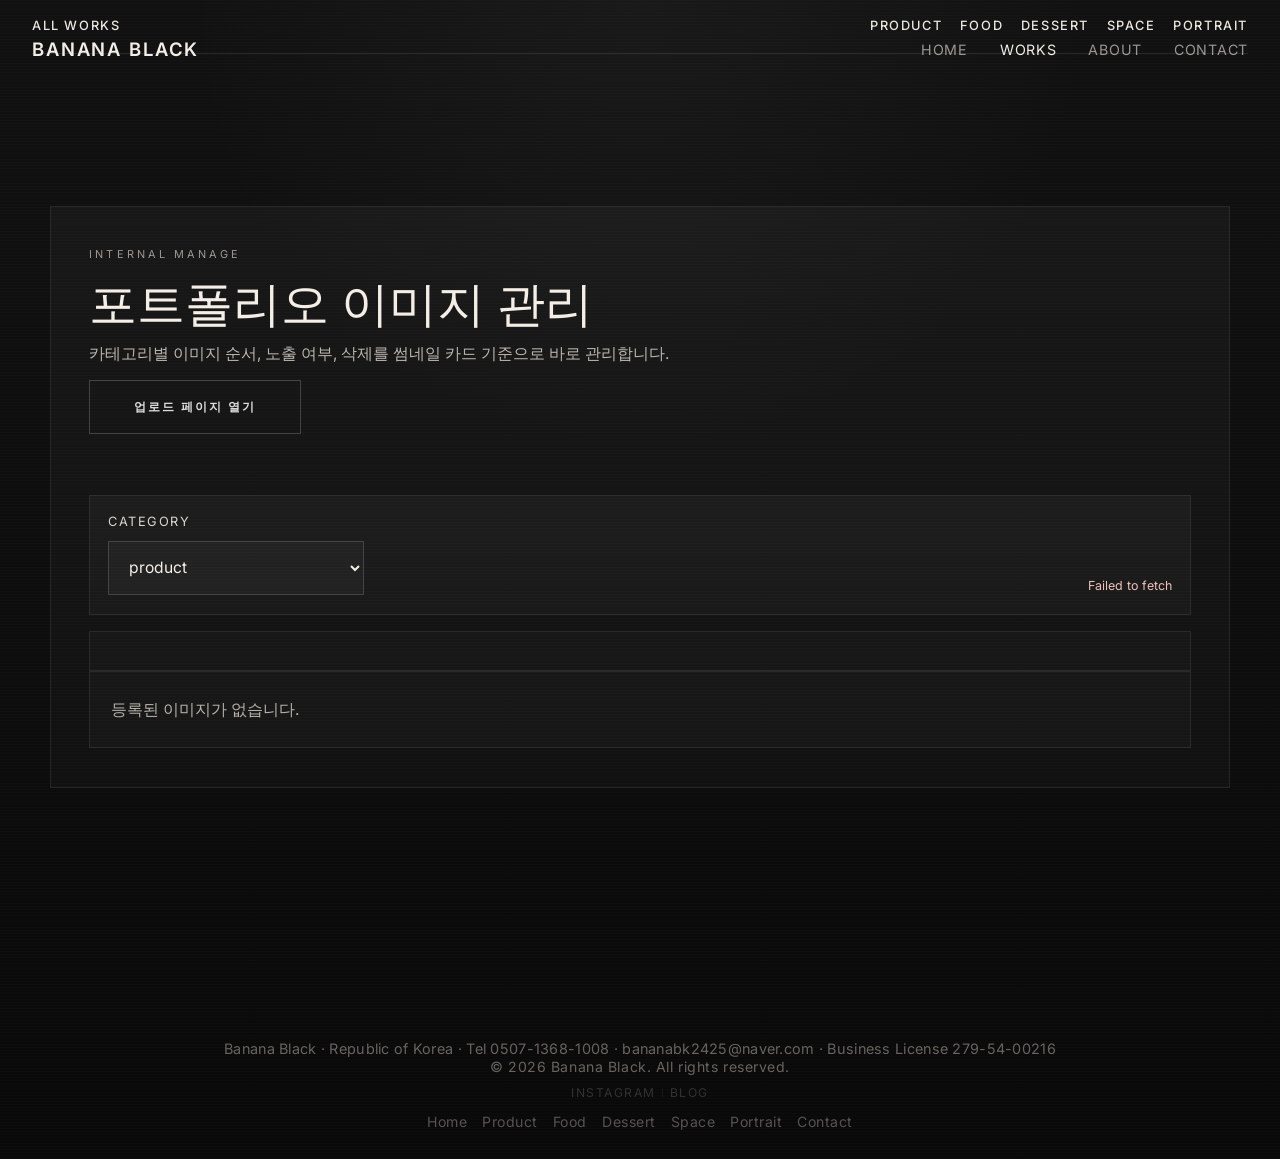
<file: works/manage.html>
<!DOCTYPE html>
<html lang="ko">
<head>
    <meta charset="UTF-8">
    <meta name="viewport" content="width=device-width, initial-scale=1.0">
    <meta name="robots" content="noindex, nofollow">
    <title>Works Manage | Banana Black</title>
    <link rel="preconnect" href="https://fonts.googleapis.com">
    <link rel="preconnect" href="https://fonts.gstatic.com" crossorigin>
    <link href="https://fonts.googleapis.com/css2?family=Inter:wght@300;400;600&family=Playfair+Display:ital,wght@0,400;0,700;1,400&display=swap" rel="stylesheet">
    <link rel="stylesheet" href="../style.css">
</head>
<body class="fade-in works-manage-page">
    <header id="main-header">
        <div class="containerHeader">
            <div class="logo">
                <a href="/">BANANA BLACK</a>
            </div>
            <nav>
                <ul>
                    <li><a href="/">Home</a></li>
                    <li><a href="/works" class="active">Works</a></li>
                    <li><a href="/about">About</a></li>
                    <li><a href="/contact">Contact</a></li>
                </ul>
            </nav>
        </div>
    </header>

    <main>
        <section class="works-local-nav reveal" aria-label="Works category navigation">
            <div class="container">
                <div class="works-local-nav-inner">
                    <a href="/works" class="works-local-home">All Works</a>
                    <nav class="works-local-links">
                        <a href="/works/product">Product</a>
                        <a href="/works/food">Food</a>
                        <a href="/works/dessert">Dessert</a>
                        <a href="/works/space">Space</a>
                        <a href="/works/portrait">Portrait</a>
                    </nav>
                </div>
            </div>
        </section>

        <section id="works-manage" class="reveal">
            <div class="container">
                <div class="works-upload-shell works-manage-shell">
                    <div class="works-upload-intro">
                        <p class="works-upload-label">Internal Manage</p>
                        <h1 class="serif works-upload-title">포트폴리오 이미지 관리</h1>
                        <p class="works-upload-copy">카테고리별 이미지 순서, 노출 여부, 삭제를 썸네일 카드 기준으로 바로 관리합니다.</p>
                        <div class="works-admin-links">
                            <a href="/works/upload" class="btn-contact btn-cta-secondary">업로드 페이지 열기</a>
                        </div>
                    </div>

                    <section id="works-manage-panel">
                        <div class="works-manage-toolbar">
                            <div class="works-manage-category">
                                <label for="manage-category">Category</label>
                                <select id="manage-category" name="category_slug">
                                    <option value="product">product</option>
                                    <option value="food">food</option>
                                    <option value="dessert">dessert</option>
                                    <option value="space">space</option>
                                    <option value="portrait">portrait</option>
                                    <option value="portrait-private">portrait-private</option>
                                </select>
                            </div>
                            <p id="works-manage-status" class="form-status" aria-live="polite"></p>
                        </div>

                        <div id="works-manage-summary" class="works-manage-summary"></div>
                        <div id="works-manage-grid" class="works-manage-grid"></div>
                        <p id="works-manage-empty" class="works-manage-empty" hidden>등록된 이미지가 없습니다.</p>
                    </section>
                </div>
            </div>
        </section>
    </main>

    <footer id="main-footer" class="quiet-footer">
        <div class="container">
            <div class="footer-bottom">
                <p class="contact-footer-meta"><span class="contact-footer-meta-line">Banana Black · Republic of Korea · Tel 0507-1368-1008</span><span class="contact-footer-meta-line">bananabk2425@naver.com · Business&nbsp;License&nbsp;279-54-00216</span></p>
                <p>&copy; 2026 Banana Black. All rights reserved.</p>
                <div class="footer-social-links" aria-label="Social links">
                    <a href="https://www.instagram.com/bananabk_studio/" target="_blank" rel="noopener noreferrer">Instagram</a>
                    <a href="https://blog.naver.com/bananabk2425" target="_blank" rel="noopener noreferrer">Blog</a>
                </div>
                <div class="social-links">
                    <a href="/">Home</a>
                    <a href="/works/product">Product</a>
                    <a href="/works/food">Food</a>
                    <a href="/works/dessert">Dessert</a>
                    <a href="/works/space">Space</a>
                    <a href="/works/portrait">Portrait</a>
                    <a href="/contact">Contact</a>
                </div>
            </div>
        </div>
    </footer>

    <script src="../public-config.js"></script>
    <script src="./manage.js?v=2"></script>
    <script src="../main.js"></script>
</body>
</html>
</file>
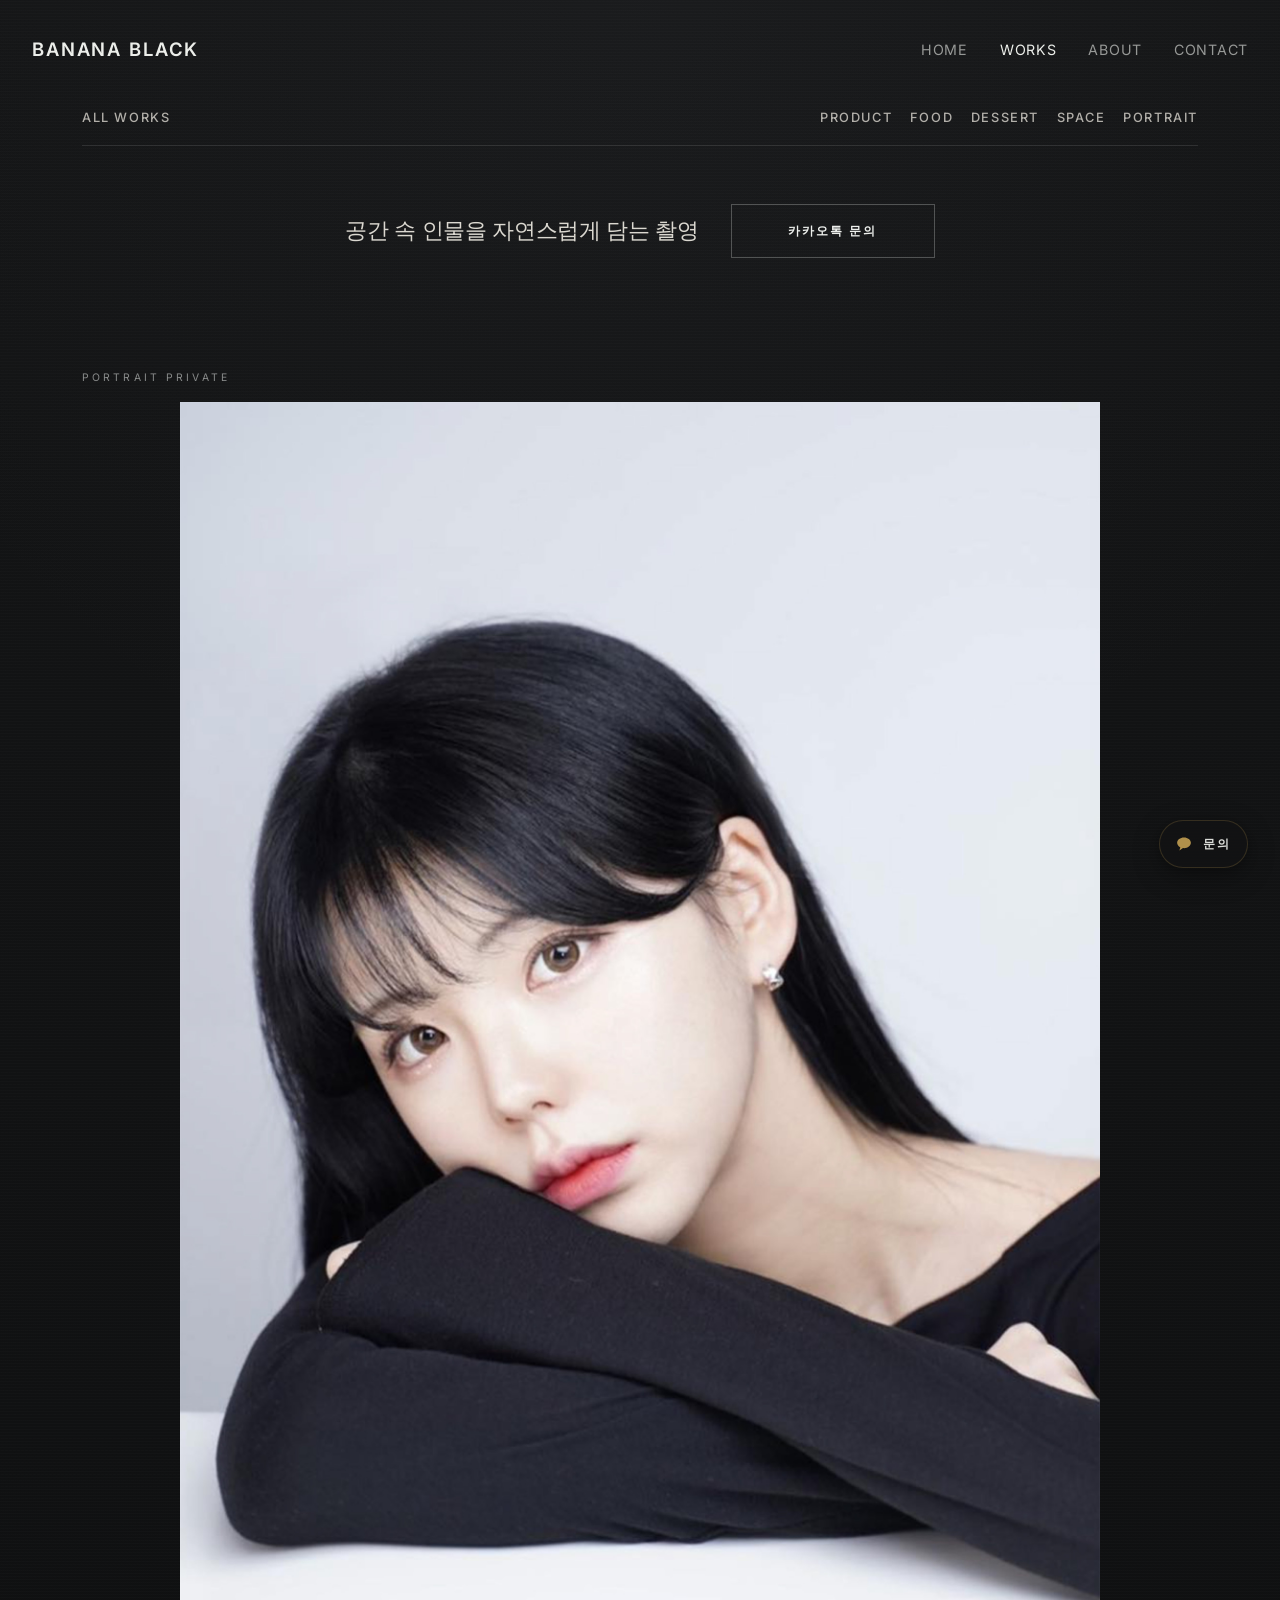
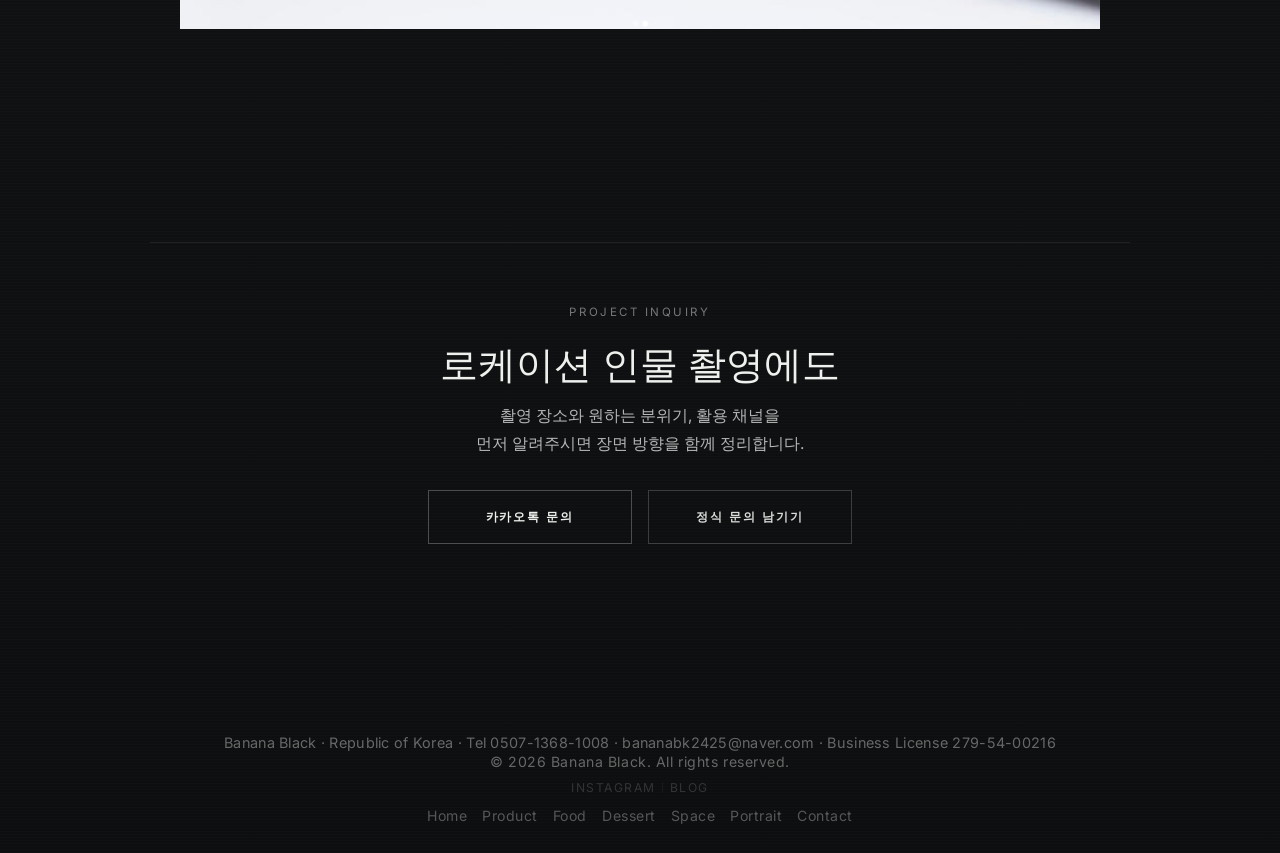
<file: works/portrait-private.html>
<!DOCTYPE html>
<html lang="ko">
<head>
    <meta charset="UTF-8">
    <meta name="viewport" content="width=device-width, initial-scale=1.0">
    <meta name="robots" content="noindex, nofollow">
    <title>Portrait Private | Banana Black</title>
    <link rel="preconnect" href="https://fonts.googleapis.com">
    <link rel="preconnect" href="https://fonts.gstatic.com" crossorigin>
    <link rel="preconnect" href="https://gtuwmsynpdpixmhfytao.supabase.co">
    <link href="https://fonts.googleapis.com/css2?family=Inter:wght@300;400;600&family=Playfair+Display:ital,wght@0,400;0,700;1,400&display=swap" rel="stylesheet">
    <link rel="stylesheet" href="../style.css">
</head>
<body class="portrait-page fade-in" data-category-slug="portrait-private" data-category-layout="portrait">
    <header id="main-header">
        <div class="containerHeader">
            <div class="logo">
                <a href="/">BANANA BLACK</a>
            </div>
            <nav>
                <ul>
                    <li><a href="/">Home</a></li>
                    <li><a href="/works" class="active">Works</a></li>
                    <li><a href="/about">About</a></li>
                    <li><a href="/contact">Contact</a></li>
                </ul>
            </nav>
        </div>
    </header>
    <a href="https://pf.kakao.com/_UxkDbK?utm_source=website&utm_medium=fixed_cta&utm_campaign=global_quick_inquiry" target="_blank" rel="noopener noreferrer" class="fixed-kakao-cta" aria-label="카카오톡 문의">
        <span class="fixed-kakao-cta__icon" aria-hidden="true">
            <svg viewBox="0 0 24 24" focusable="false">
                <path d="M12 4.25c-4.56 0-8.25 2.86-8.25 6.38 0 2.25 1.51 4.23 3.78 5.36l-.96 3.76 4.21-2.81c.39.05.79.07 1.22.07 4.55 0 8.25-2.86 8.25-6.38S16.55 4.25 12 4.25Z" fill="currentColor"/>
            </svg>
        </span>
        <span class="fixed-kakao-cta__label">문의</span>
    </a>

    <main>
        <section class="works-local-nav reveal" aria-label="Works category navigation">
            <div class="container">
                <div class="works-local-nav-inner">
                    <a href="/works" class="works-local-home">All Works</a>
                    <nav class="works-local-links">
                        <a href="/works/product">Product</a>
                        <a href="/works/food">Food</a>
                        <a href="/works/dessert">Dessert</a>
                        <a href="/works/space">Space</a>
                        <a href="/works/portrait">Portrait</a>
                    </nav>
                </div>
            </div>
        </section>

        <section class="works-landing-intro">
            <div class="container">
                <p class="works-landing-copy">공간 속 인물을 자연스럽게 담는 촬영</p>
                <a href="https://pf.kakao.com/_UxkDbK?utm_source=website&utm_medium=cta&utm_campaign=environment_portrait_landing" target="_blank" rel="noopener noreferrer" class="btn-contact btn-cta-primary works-landing-btn">카카오톡 문의</a>
            </div>
        </section>

        <section id="portrait-hero" class="reveal">
            <div class="container">
                <div class="portrait-hero-head">
                    <p class="portrait-page-label">Portrait Private</p>
                </div>
                <div class="portrait-hero-stage">
                    <img src="../images/works/5cced61b2b11e.jpg" alt="Portrait private hero" class="portrait-img" decoding="async" fetchpriority="high">
                </div>
            </div>
        </section>

        <section id="portrait-grid" class="reveal"></section>

        <section class="works-detail-cta reveal">
            <div class="container">
                <div class="works-cta-shell">
                    <p class="works-cta-label">Project Inquiry</p>
                    <h2 class="serif works-cta-title works-cta-title--single-line">로케이션 인물 촬영에도</h2>
                    <p class="works-cta-copy">
                        <span class="works-cta-copy-line">촬영 장소와 원하는 분위기, 활용 채널을</span>
                        <span class="works-cta-copy-line">먼저 알려주시면 장면 방향을 함께 정리합니다.</span>
                    </p>
                    <div class="works-cta-actions">
                        <a href="https://pf.kakao.com/_UxkDbK?utm_source=website&utm_medium=cta&utm_campaign=portrait_private_detail" target="_blank" rel="noopener noreferrer" class="btn-contact btn-cta-primary">카카오톡 문의</a>
                        <a href="/contact" class="btn-contact btn-cta-secondary">정식 문의 남기기</a>
                    </div>
                </div>
            </div>
        </section>
    </main>

    <footer id="main-footer" class="quiet-footer">
        <div class="container">
            <div class="footer-bottom">
                <p class="contact-footer-meta"><span class="contact-footer-meta-line">Banana Black · Republic of Korea · Tel 0507-1368-1008</span><span class="contact-footer-meta-line">bananabk2425@naver.com · Business&nbsp;License&nbsp;279-54-00216</span></p>
                <p>&copy; 2026 Banana Black. All rights reserved.</p>
                <div class="footer-social-links" aria-label="Social links">
                    <a href="https://www.instagram.com/bananabk_studio/" target="_blank" rel="noopener noreferrer">Instagram</a>
                    <a href="https://blog.naver.com/bananabk2425" target="_blank" rel="noopener noreferrer">Blog</a>
                </div>
                <div class="social-links">
                    <a href="/">Home</a>
                    <a href="/works/product">Product</a>
                    <a href="/works/food">Food</a>
                    <a href="/works/dessert">Dessert</a>
                    <a href="/works/space">Space</a>
                    <a href="/works/portrait">Portrait</a>
                    <a href="/contact">Contact</a>
                </div>
            </div>
        </div>
    </footer>

    <script src="../public-config.js"></script>
    <script src="./works-data.js?v=3"></script>
    <script src="../analytics.js?v=2"></script>
    <script src="../main.js"></script>
</body>
</html>
</file>
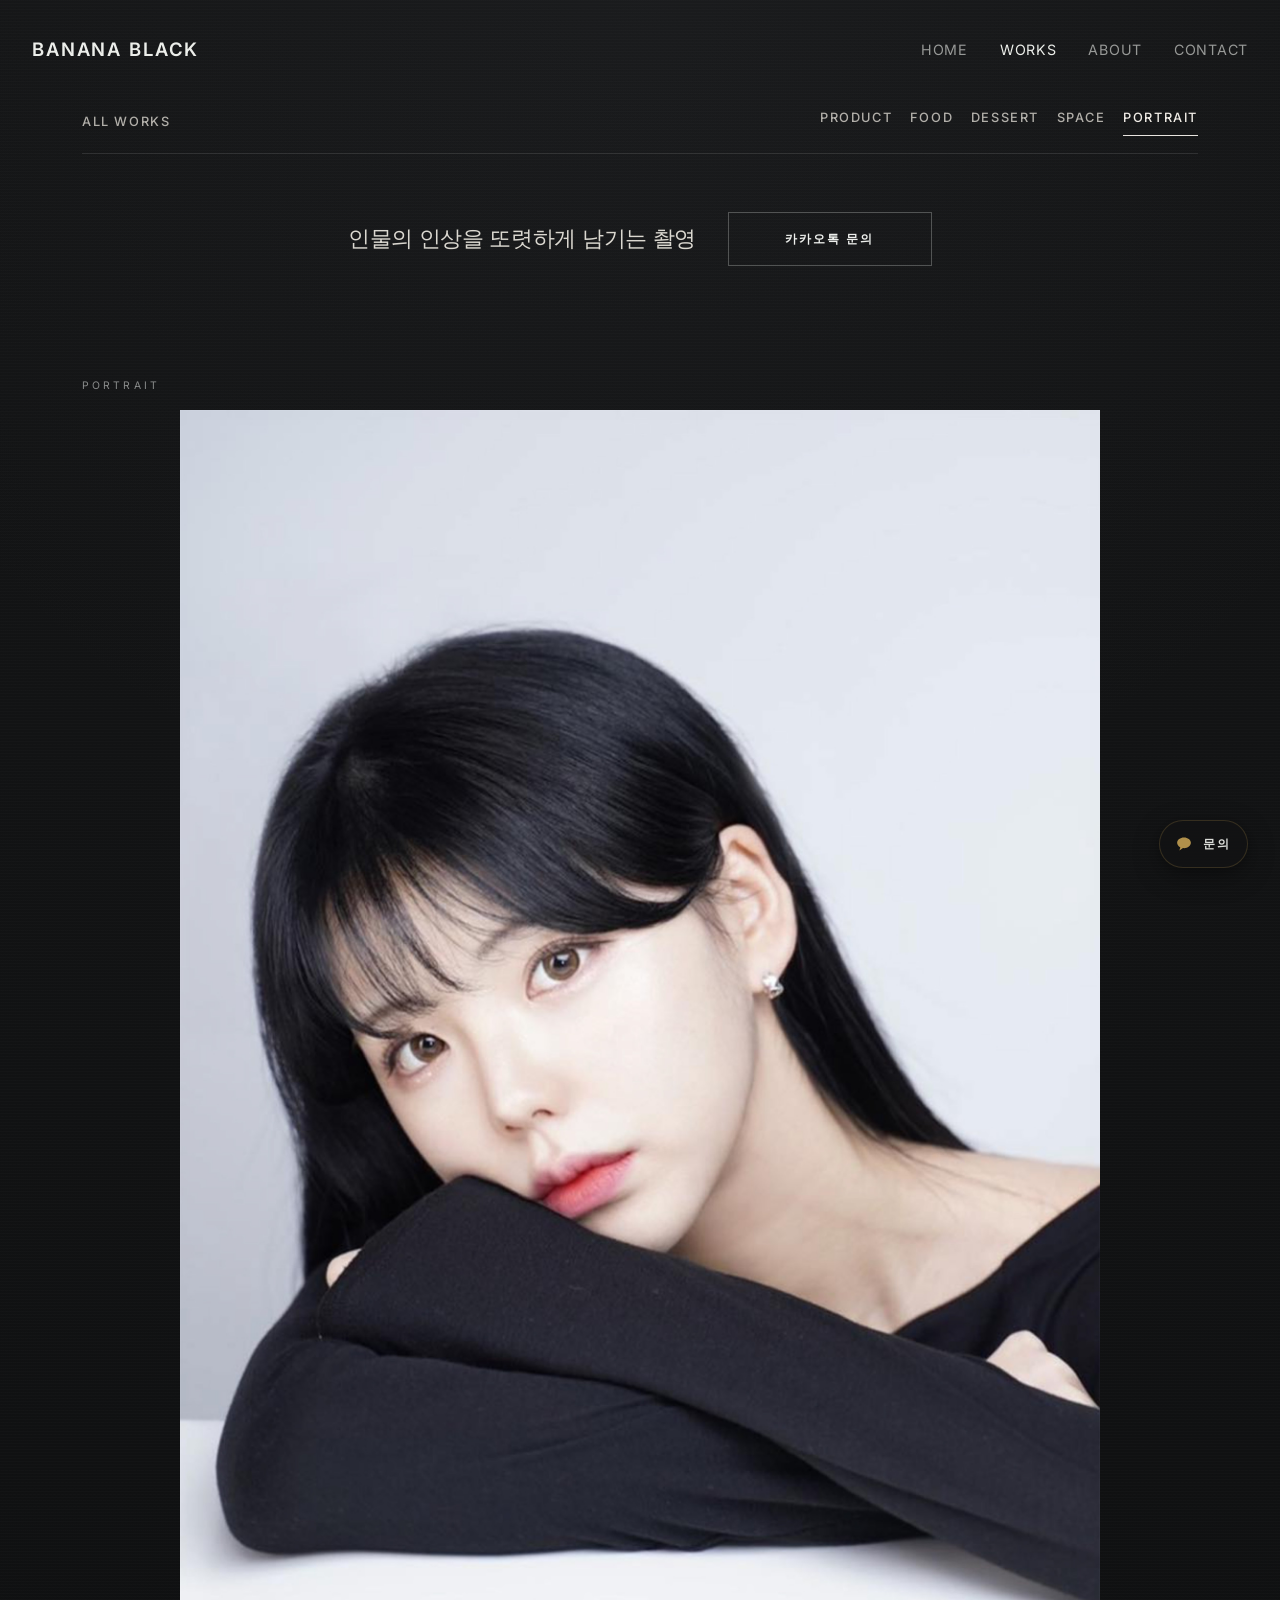
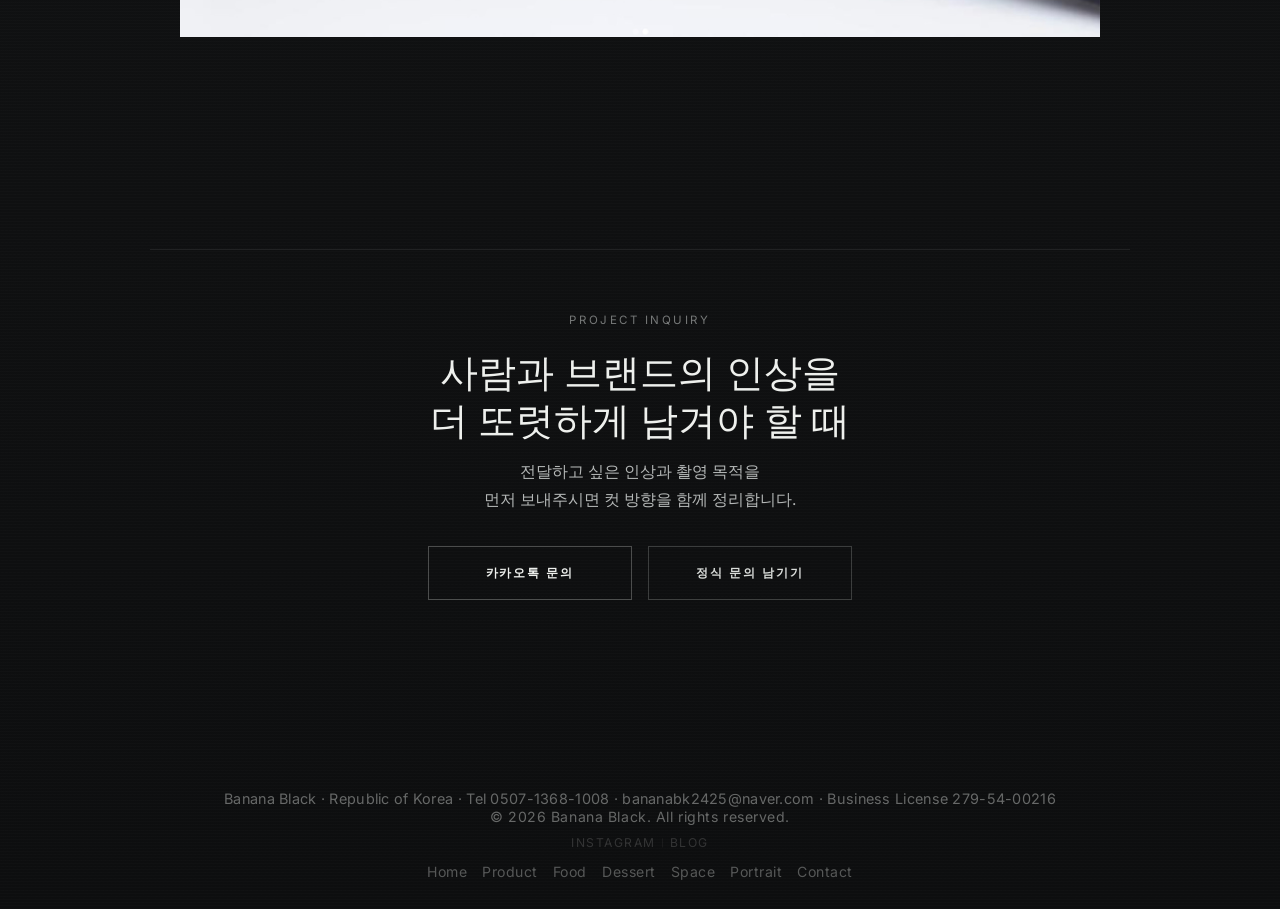
<file: works/portrait.html>
<!DOCTYPE html>
<html lang="ko">
<head>
    <meta charset="UTF-8">
    <meta name="viewport" content="width=device-width, initial-scale=1.0">
    <title>Portrait | Banana Black</title>
    <!-- Google Fonts -->
    <link rel="preconnect" href="https://fonts.googleapis.com">
    <link rel="preconnect" href="https://fonts.gstatic.com" crossorigin>
    <link rel="preconnect" href="https://gtuwmsynpdpixmhfytao.supabase.co">
    <link href="https://fonts.googleapis.com/css2?family=Inter:wght@300;400;600&family=Playfair+Display:ital,wght@0,400;0,700;1,400&display=swap" rel="stylesheet">
    <link rel="stylesheet" href="../style.css">
</head>
<body class="portrait-page fade-in" data-category-slug="portrait" data-category-layout="portrait">
    <header id="main-header">
        <div class="containerHeader">
            <div class="logo">
                <a href="/">BANANA BLACK</a>
            </div>
            <nav>
                <ul>
                    <li><a href="/">Home</a></li>
                    <li><a href="/works" class="active">Works</a></li>
                    <li><a href="/about">About</a></li>
                    <li><a href="/contact">Contact</a></li>
                </ul>
            </nav>
        </div>
    </header>
    <a href="https://pf.kakao.com/_UxkDbK?utm_source=website&utm_medium=fixed_cta&utm_campaign=global_quick_inquiry" target="_blank" rel="noopener noreferrer" class="fixed-kakao-cta" aria-label="카카오톡 문의">
        <span class="fixed-kakao-cta__icon" aria-hidden="true">
            <svg viewBox="0 0 24 24" focusable="false">
                <path d="M12 4.25c-4.56 0-8.25 2.86-8.25 6.38 0 2.25 1.51 4.23 3.78 5.36l-.96 3.76 4.21-2.81c.39.05.79.07 1.22.07 4.55 0 8.25-2.86 8.25-6.38S16.55 4.25 12 4.25Z" fill="currentColor"/>
            </svg>
        </span>
        <span class="fixed-kakao-cta__label">문의</span>
    </a>

    <main>
        <section class="works-local-nav reveal" aria-label="Works category navigation">
            <div class="container">
                <div class="works-local-nav-inner">
                    <a href="/works" class="works-local-home">All Works</a>
                    <nav class="works-local-links">
                        <a href="/works/product">Product</a>
                        <a href="/works/food">Food</a>
                        <a href="/works/dessert">Dessert</a>
                        <a href="/works/space">Space</a>
                        <a href="/works/portrait" class="is-active" aria-current="page">Portrait</a>
                    </nav>
                </div>
            </div>
        </section>

        <section class="works-landing-intro">
            <div class="container">
                <p class="works-landing-copy">인물의 인상을 또렷하게 남기는 촬영</p>
                <a href="https://pf.kakao.com/_UxkDbK?utm_source=website&utm_medium=cta&utm_campaign=portrait_landing" target="_blank" rel="noopener noreferrer" class="btn-contact btn-cta-primary works-landing-btn">카카오톡 문의</a>
            </div>
        </section>

        <section id="portrait-hero" class="reveal">
            <div class="container">
                <div class="portrait-hero-head">
                    <p class="portrait-page-label">Portrait</p>
                </div>
                <div class="portrait-hero-stage">
                    <img src="../images/works/5cced61b2b11e.jpg" alt="Portrait hero" class="portrait-img" decoding="async" fetchpriority="high">
                </div>
            </div>
        </section>

        <section id="portrait-grid" class="reveal"></section>

        <section class="works-detail-cta reveal">
            <div class="container">
                <div class="works-cta-shell">
                    <p class="works-cta-label">Project Inquiry</p>
                    <h2 class="serif works-cta-title">사람과 브랜드의 인상을<br>더 또렷하게 남겨야 할 때</h2>
                    <p class="works-cta-copy">
                        <span class="works-cta-copy-line">전달하고 싶은 인상과 촬영 목적을</span>
                        <span class="works-cta-copy-line">먼저 보내주시면 컷 방향을 함께 정리합니다.</span>
                    </p>
                    <div class="works-cta-actions">
                        <a href="https://pf.kakao.com/_UxkDbK?utm_source=website&utm_medium=cta&utm_campaign=portrait_detail" target="_blank" rel="noopener noreferrer" class="btn-contact btn-cta-primary">카카오톡 문의</a>
                        <a href="/contact" class="btn-contact btn-cta-secondary">정식 문의 남기기</a>
                    </div>
                </div>
            </div>
        </section>
    </main>

    <footer id="main-footer" class="quiet-footer">
        <div class="container">
            <div class="footer-bottom">
                <p class="contact-footer-meta"><span class="contact-footer-meta-line">Banana Black · Republic of Korea · Tel 0507-1368-1008</span><span class="contact-footer-meta-line">bananabk2425@naver.com · Business&nbsp;License&nbsp;279-54-00216</span></p>
                <p>&copy; 2026 Banana Black. All rights reserved.</p>
                <div class="footer-social-links" aria-label="Social links">
                    <a href="https://www.instagram.com/bananabk_studio/" target="_blank" rel="noopener noreferrer">Instagram</a>
                    <a href="https://blog.naver.com/bananabk2425" target="_blank" rel="noopener noreferrer">Blog</a>
                </div>
                <div class="social-links">
                    <a href="/">Home</a>
                    <a href="/works/product">Product</a>
                    <a href="/works/food">Food</a>
                    <a href="/works/dessert">Dessert</a>
                    <a href="/works/space">Space</a>
                    <a href="/works/portrait">Portrait</a>
                    <a href="/contact">Contact</a>
                </div>
            </div>
        </div>
    </footer>

    <script src="../public-config.js"></script>
    <script src="./works-data.js?v=3"></script>
    <script src="../analytics.js?v=2"></script>
    <script src="../main.js"></script>
</body>
</html>
</file>
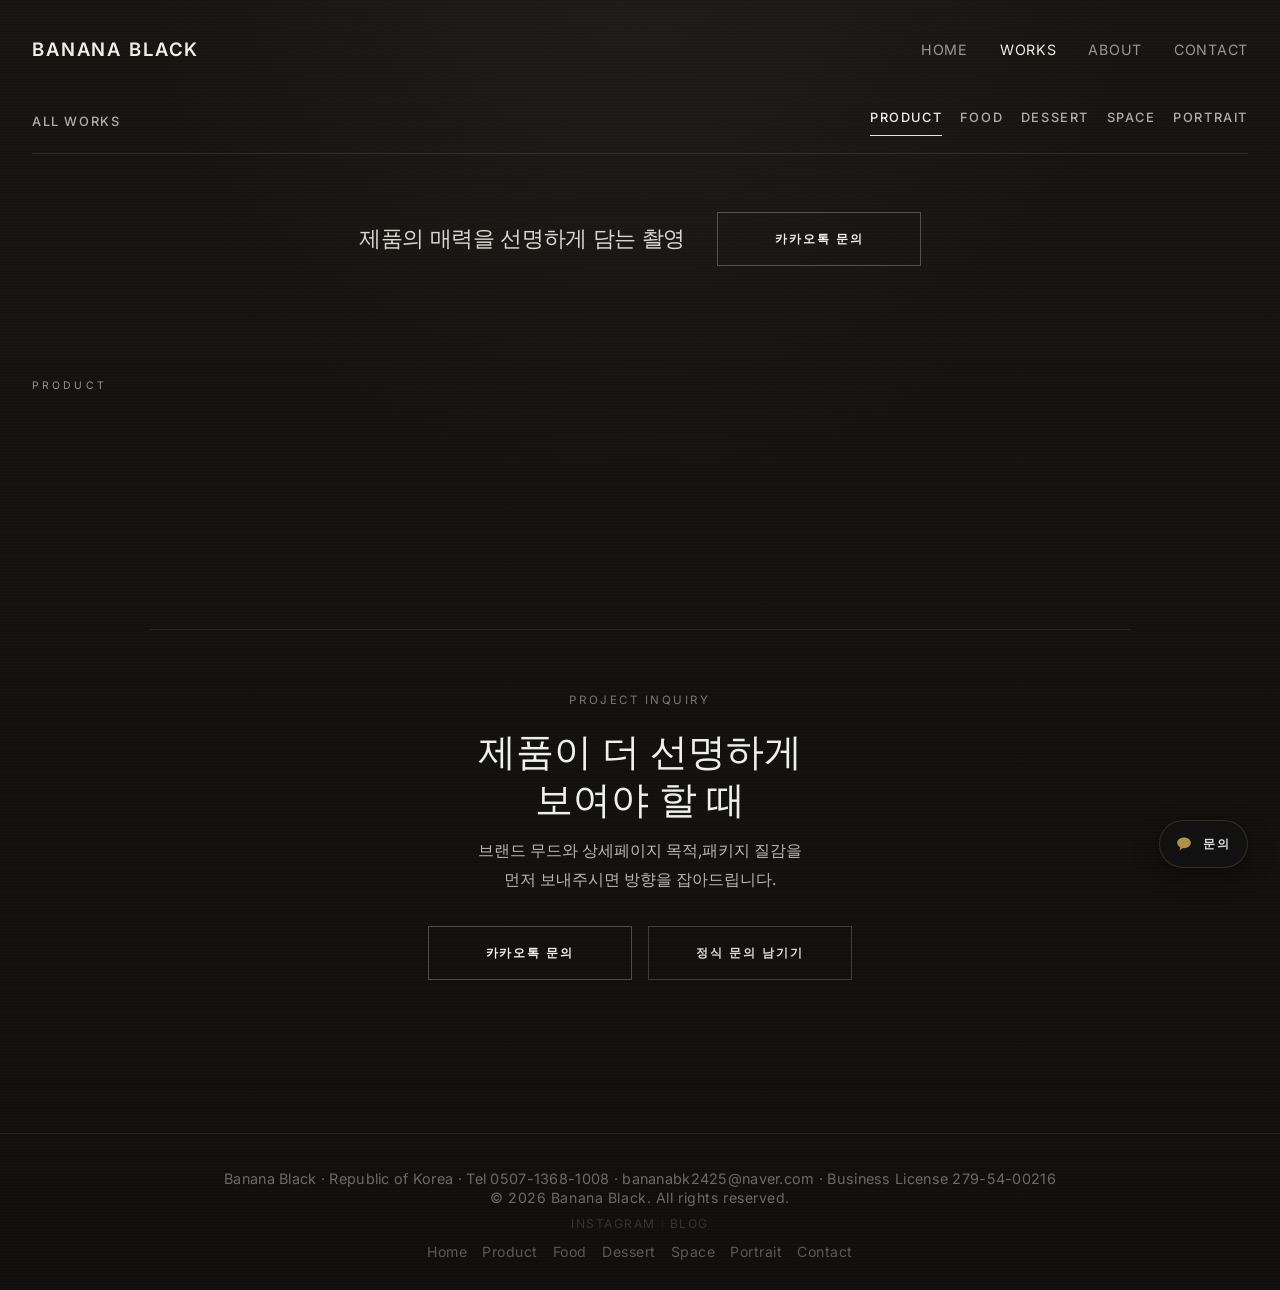
<file: works/product.html>
<!DOCTYPE html>
<html lang="ko">
<head>
    <meta charset="UTF-8">
    <meta name="viewport" content="width=device-width, initial-scale=1.0">
    <title>Product | Banana Black</title>
    <!-- Google Fonts -->
    <link rel="preconnect" href="https://fonts.googleapis.com">
    <link rel="preconnect" href="https://fonts.gstatic.com" crossorigin>
    <link rel="preconnect" href="https://gtuwmsynpdpixmhfytao.supabase.co">
    <link href="https://fonts.googleapis.com/css2?family=Inter:wght@300;400;600&family=Playfair+Display:ital,wght@0,400;0,700;1,400&display=swap" rel="stylesheet">
    <link rel="stylesheet" href="../style.css">
</head>
<body class="fade-in product-page" data-category-slug="product" data-category-layout="product">
    <header id="main-header">
        <div class="containerHeader">
            <div class="logo">
                <a href="/">BANANA BLACK</a>
            </div>
            <nav>
                <ul>
                    <li><a href="/">Home</a></li>
                    <li><a href="/works" class="active">Works</a></li>
                    <li><a href="/about">About</a></li>
                    <li><a href="/contact">Contact</a></li>
                </ul>
            </nav>
        </div>
    </header>
    <a href="https://pf.kakao.com/_UxkDbK?utm_source=website&utm_medium=fixed_cta&utm_campaign=global_quick_inquiry" target="_blank" rel="noopener noreferrer" class="fixed-kakao-cta" aria-label="카카오톡 문의">
        <span class="fixed-kakao-cta__icon" aria-hidden="true">
            <svg viewBox="0 0 24 24" focusable="false">
                <path d="M12 4.25c-4.56 0-8.25 2.86-8.25 6.38 0 2.25 1.51 4.23 3.78 5.36l-.96 3.76 4.21-2.81c.39.05.79.07 1.22.07 4.55 0 8.25-2.86 8.25-6.38S16.55 4.25 12 4.25Z" fill="currentColor"/>
            </svg>
        </span>
        <span class="fixed-kakao-cta__label">문의</span>
    </a>

    <main>
        <section class="works-local-nav reveal" aria-label="Works category navigation">
            <div class="container">
                <div class="works-local-nav-inner">
                    <a href="/works" class="works-local-home">All Works</a>
                    <nav class="works-local-links">
                        <a href="/works/product" class="is-active" aria-current="page">Product</a>
                        <a href="/works/food">Food</a>
                        <a href="/works/dessert">Dessert</a>
                        <a href="/works/space">Space</a>
                        <a href="/works/portrait">Portrait</a>
                    </nav>
                </div>
            </div>
        </section>

        <section class="works-landing-intro">
            <div class="container">
                <p class="works-landing-copy">제품의 매력을 선명하게 담는 촬영</p>
                <a href="https://pf.kakao.com/_UxkDbK?utm_source=website&utm_medium=cta&utm_campaign=product_landing" target="_blank" rel="noopener noreferrer" class="btn-contact btn-cta-primary works-landing-btn">카카오톡 문의</a>
            </div>
        </section>

        <!-- Hero: 대표컷 -->
        <section id="product-hero">
            <div class="container">
                <p class="product-page-label">Product</p>
            </div>
            <div
                class="container-full"
                id="product-hero-media"
                data-fallback-src="../images/works/product-hero-blue.jpg"
                data-fallback-alt="Product fallback hero"
            ></div>
        </section>

        <section id="product-grid" class="reveal"></section>

        <section class="works-detail-cta reveal">
            <div class="container">
                <div class="works-cta-shell">
                    <p class="works-cta-label">Project Inquiry</p>
                    <h2 class="serif works-cta-title">제품이 더 선명하게<br>보여야 할 때</h2>
                    <p class="works-cta-copy">
                        <span class="works-cta-copy-line">브랜드 무드와 상세페이지 목적,패키지 질감을</span>
                        <span class="works-cta-copy-line">먼저 보내주시면 방향을 잡아드립니다.</span>
                    </p>
                    <div class="works-cta-actions">
                        <a href="https://pf.kakao.com/_UxkDbK?utm_source=website&utm_medium=cta&utm_campaign=product_detail" target="_blank" rel="noopener noreferrer" class="btn-contact btn-cta-primary">카카오톡 문의</a>
                        <a href="/contact" class="btn-contact btn-cta-secondary">정식 문의 남기기</a>
                    </div>
                </div>
            </div>
        </section>
    </main>

    <footer id="main-footer" class="quiet-footer">
        <div class="container">
            <div class="footer-bottom">
                <p class="contact-footer-meta"><span class="contact-footer-meta-line">Banana Black · Republic of Korea · Tel 0507-1368-1008</span><span class="contact-footer-meta-line">bananabk2425@naver.com · Business&nbsp;License&nbsp;279-54-00216</span></p>
                <p>&copy; 2026 Banana Black. All rights reserved.</p>
                <div class="footer-social-links" aria-label="Social links">
                    <a href="https://www.instagram.com/bananabk_studio/" target="_blank" rel="noopener noreferrer">Instagram</a>
                    <a href="https://blog.naver.com/bananabk2425" target="_blank" rel="noopener noreferrer">Blog</a>
                </div>
                <div class="social-links">
                    <a href="/">Home</a>
                    <a href="/works/product">Product</a>
                    <a href="/works/food">Food</a>
                    <a href="/works/dessert">Dessert</a>
                    <a href="/works/space">Space</a>
                    <a href="/works/portrait">Portrait</a>
                    <a href="/contact">Contact</a>
                </div>
            </div>
        </div>
    </footer>

    <script src="../public-config.js"></script>
    <script src="./works-data.js?v=3"></script>
    <script src="../analytics.js?v=2"></script>
    <script src="../main.js"></script>
</body>
</html>
</file>
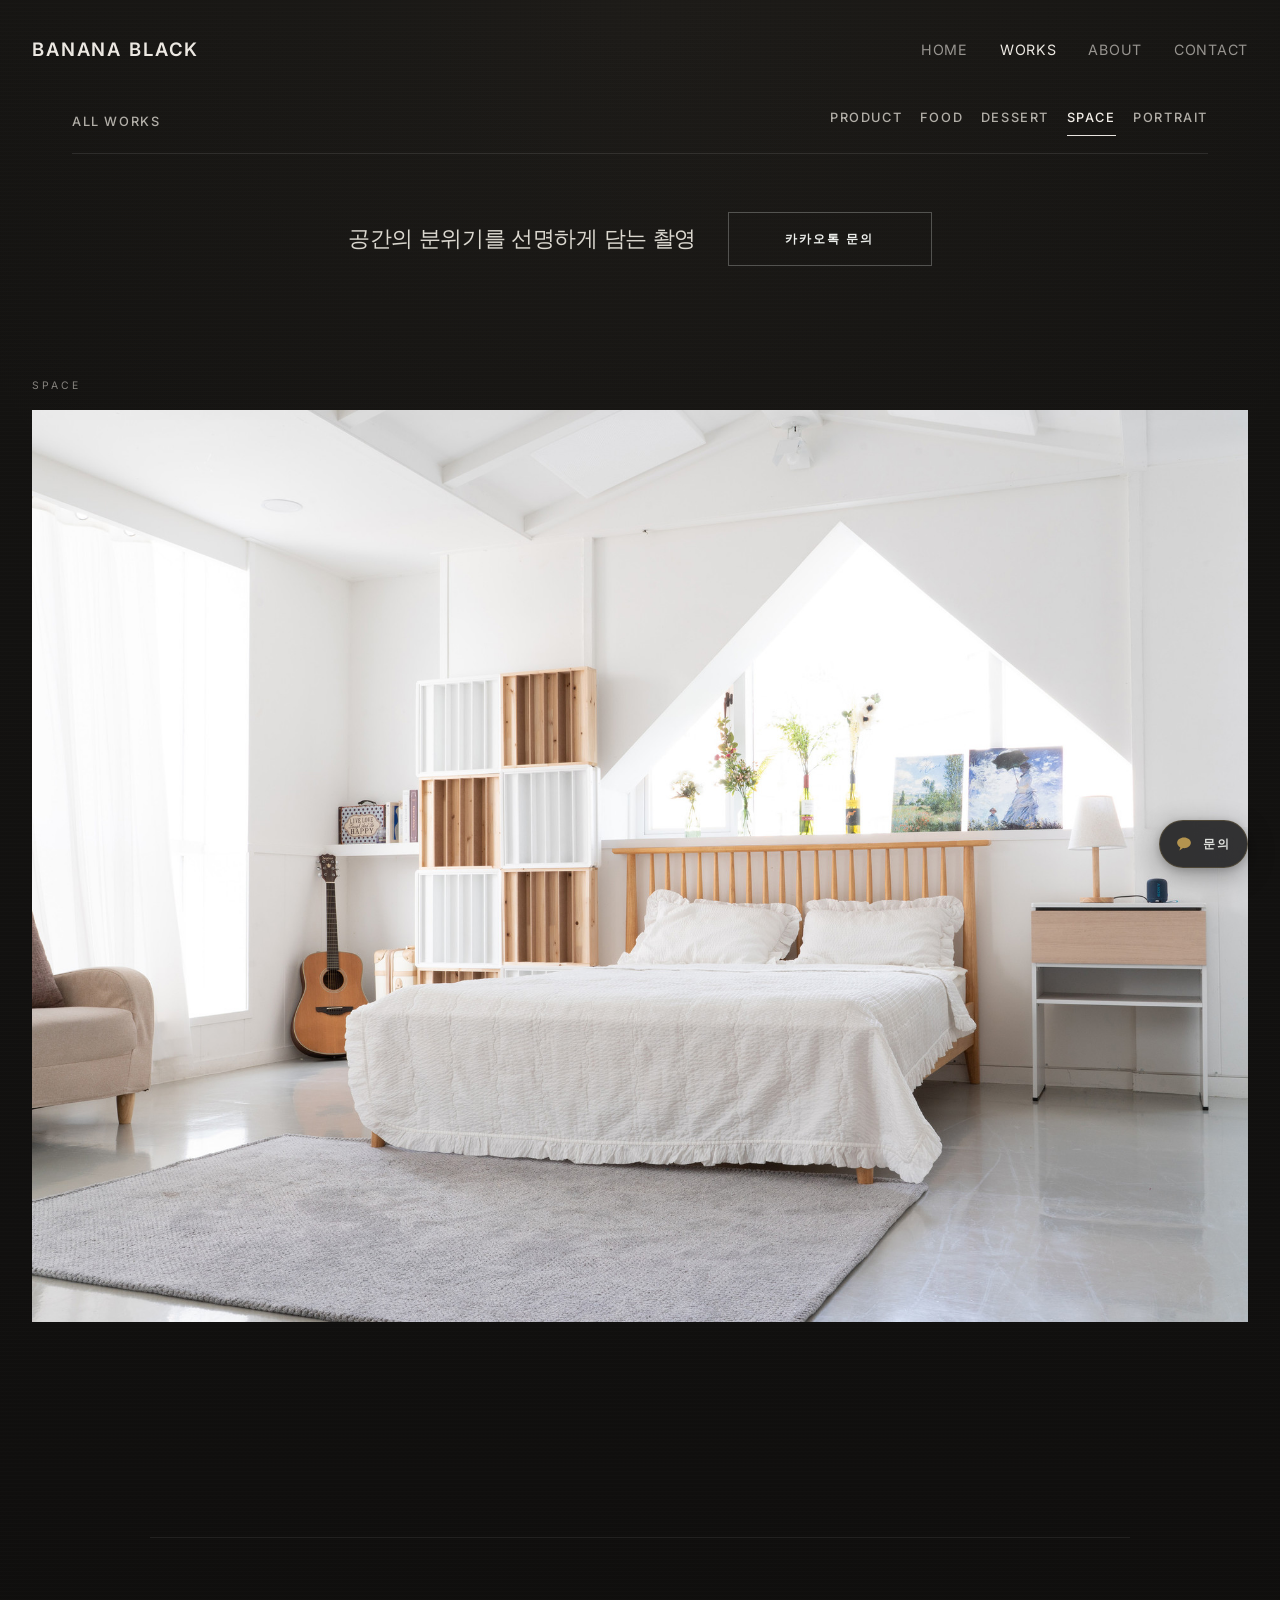
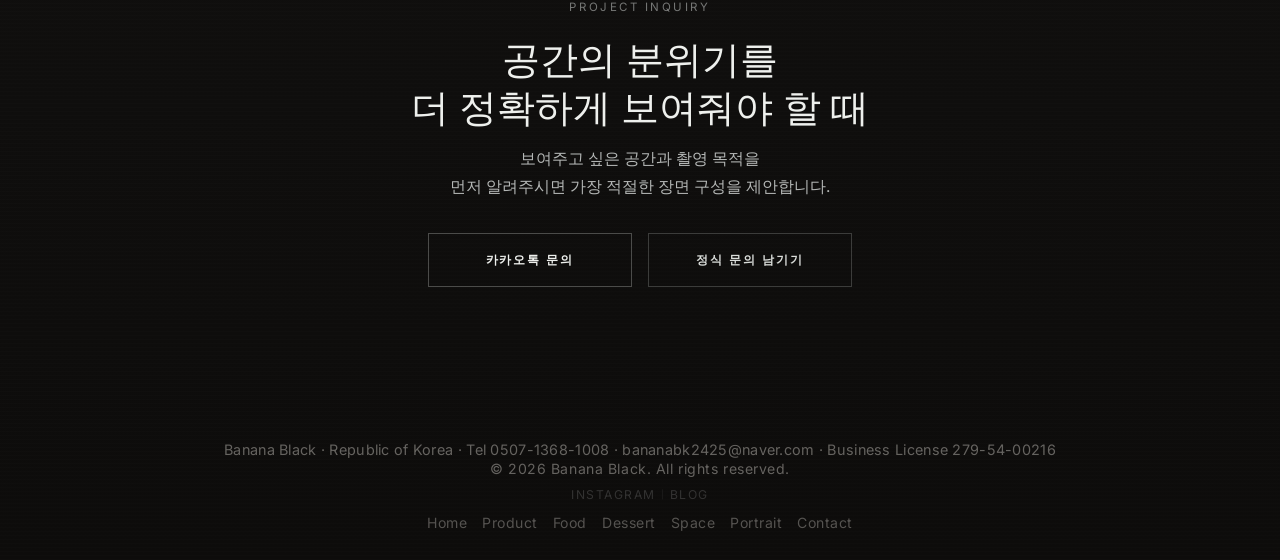
<file: works/space.html>
<!DOCTYPE html>
<html lang="ko">
<head>
    <meta charset="UTF-8">
    <meta name="viewport" content="width=device-width, initial-scale=1.0">
    <title>Space | Banana Black</title>
    <!-- Google Fonts -->
    <link rel="preconnect" href="https://fonts.googleapis.com">
    <link rel="preconnect" href="https://fonts.gstatic.com" crossorigin>
    <link rel="preconnect" href="https://gtuwmsynpdpixmhfytao.supabase.co">
    <link href="https://fonts.googleapis.com/css2?family=Inter:wght@300;400;600&family=Playfair+Display:ital,wght@0,400;0,700;1,400&display=swap" rel="stylesheet">
    <link rel="stylesheet" href="../style.css">
</head>
<body class="space-page fade-in" data-category-slug="space" data-category-layout="space">
    <header id="main-header">
        <div class="containerHeader">
            <div class="logo">
                <a href="/">BANANA BLACK</a>
            </div>
            <nav>
                <ul>
                    <li><a href="/">Home</a></li>
                    <li><a href="/works" class="active">Works</a></li>
                    <li><a href="/about">About</a></li>
                    <li><a href="/contact">Contact</a></li>
                </ul>
            </nav>
        </div>
    </header>
    <a href="https://pf.kakao.com/_UxkDbK?utm_source=website&utm_medium=fixed_cta&utm_campaign=global_quick_inquiry" target="_blank" rel="noopener noreferrer" class="fixed-kakao-cta" aria-label="카카오톡 문의">
        <span class="fixed-kakao-cta__icon" aria-hidden="true">
            <svg viewBox="0 0 24 24" focusable="false">
                <path d="M12 4.25c-4.56 0-8.25 2.86-8.25 6.38 0 2.25 1.51 4.23 3.78 5.36l-.96 3.76 4.21-2.81c.39.05.79.07 1.22.07 4.55 0 8.25-2.86 8.25-6.38S16.55 4.25 12 4.25Z" fill="currentColor"/>
            </svg>
        </span>
        <span class="fixed-kakao-cta__label">문의</span>
    </a>

    <main>
        <section class="works-local-nav reveal" aria-label="Works category navigation">
            <div class="container">
                <div class="works-local-nav-inner">
                    <a href="/works" class="works-local-home">All Works</a>
                    <nav class="works-local-links">
                        <a href="/works/product">Product</a>
                        <a href="/works/food">Food</a>
                        <a href="/works/dessert">Dessert</a>
                        <a href="/works/space" class="is-active" aria-current="page">Space</a>
                        <a href="/works/portrait">Portrait</a>
                    </nav>
                </div>
            </div>
        </section>

        <section class="works-landing-intro">
            <div class="container">
                <p class="works-landing-copy">공간의 분위기를 선명하게 담는 촬영</p>
                <a href="https://pf.kakao.com/_UxkDbK?utm_source=website&utm_medium=cta&utm_campaign=space_landing" target="_blank" rel="noopener noreferrer" class="btn-contact btn-cta-primary works-landing-btn">카카오톡 문의</a>
            </div>
        </section>

        <section id="space-hero" class="reveal">
            <div class="container">
                <div class="space-hero-head">
                    <p class="space-page-label">Space</p>
                </div>
                <div class="space-hero-stage">
                    <img src="../images/works/30e31ad2d4316.jpg" alt="Space hero" class="space-img" decoding="async" fetchpriority="high">
                </div>
            </div>
        </section>

        <section id="space-grid" class="reveal"></section>

        <section class="works-detail-cta reveal">
            <div class="container">
                <div class="works-cta-shell">
                    <p class="works-cta-label">Project Inquiry</p>
                    <h2 class="serif works-cta-title">공간의 분위기를<br>더 정확하게 보여줘야 할 때</h2>
                    <p class="works-cta-copy">
                        <span class="works-cta-copy-line">보여주고 싶은 공간과 촬영 목적을</span>
                        <span class="works-cta-copy-line">먼저 알려주시면 가장 적절한 장면 구성을 제안합니다.</span>
                    </p>
                    <div class="works-cta-actions">
                        <a href="https://pf.kakao.com/_UxkDbK?utm_source=website&utm_medium=cta&utm_campaign=space_detail" target="_blank" rel="noopener noreferrer" class="btn-contact btn-cta-primary">카카오톡 문의</a>
                        <a href="/contact" class="btn-contact btn-cta-secondary">정식 문의 남기기</a>
                    </div>
                </div>
            </div>
        </section>
    </main>

    <footer id="main-footer" class="quiet-footer">
        <div class="container">
            <div class="footer-bottom">
                <p class="contact-footer-meta"><span class="contact-footer-meta-line">Banana Black · Republic of Korea · Tel 0507-1368-1008</span><span class="contact-footer-meta-line">bananabk2425@naver.com · Business&nbsp;License&nbsp;279-54-00216</span></p>
                <p>&copy; 2026 Banana Black. All rights reserved.</p>
                <div class="footer-social-links" aria-label="Social links">
                    <a href="https://www.instagram.com/bananabk_studio/" target="_blank" rel="noopener noreferrer">Instagram</a>
                    <a href="https://blog.naver.com/bananabk2425" target="_blank" rel="noopener noreferrer">Blog</a>
                </div>
                <div class="social-links">
                    <a href="/">Home</a>
                    <a href="/works/product">Product</a>
                    <a href="/works/food">Food</a>
                    <a href="/works/dessert">Dessert</a>
                    <a href="/works/space">Space</a>
                    <a href="/works/portrait">Portrait</a>
                    <a href="/contact">Contact</a>
                </div>
            </div>
        </div>
    </footer>

    <script src="../public-config.js"></script>
    <script src="./works-data.js?v=3"></script>
    <script src="../analytics.js?v=2"></script>
    <script src="../main.js"></script>
</body>
</html>
</file>
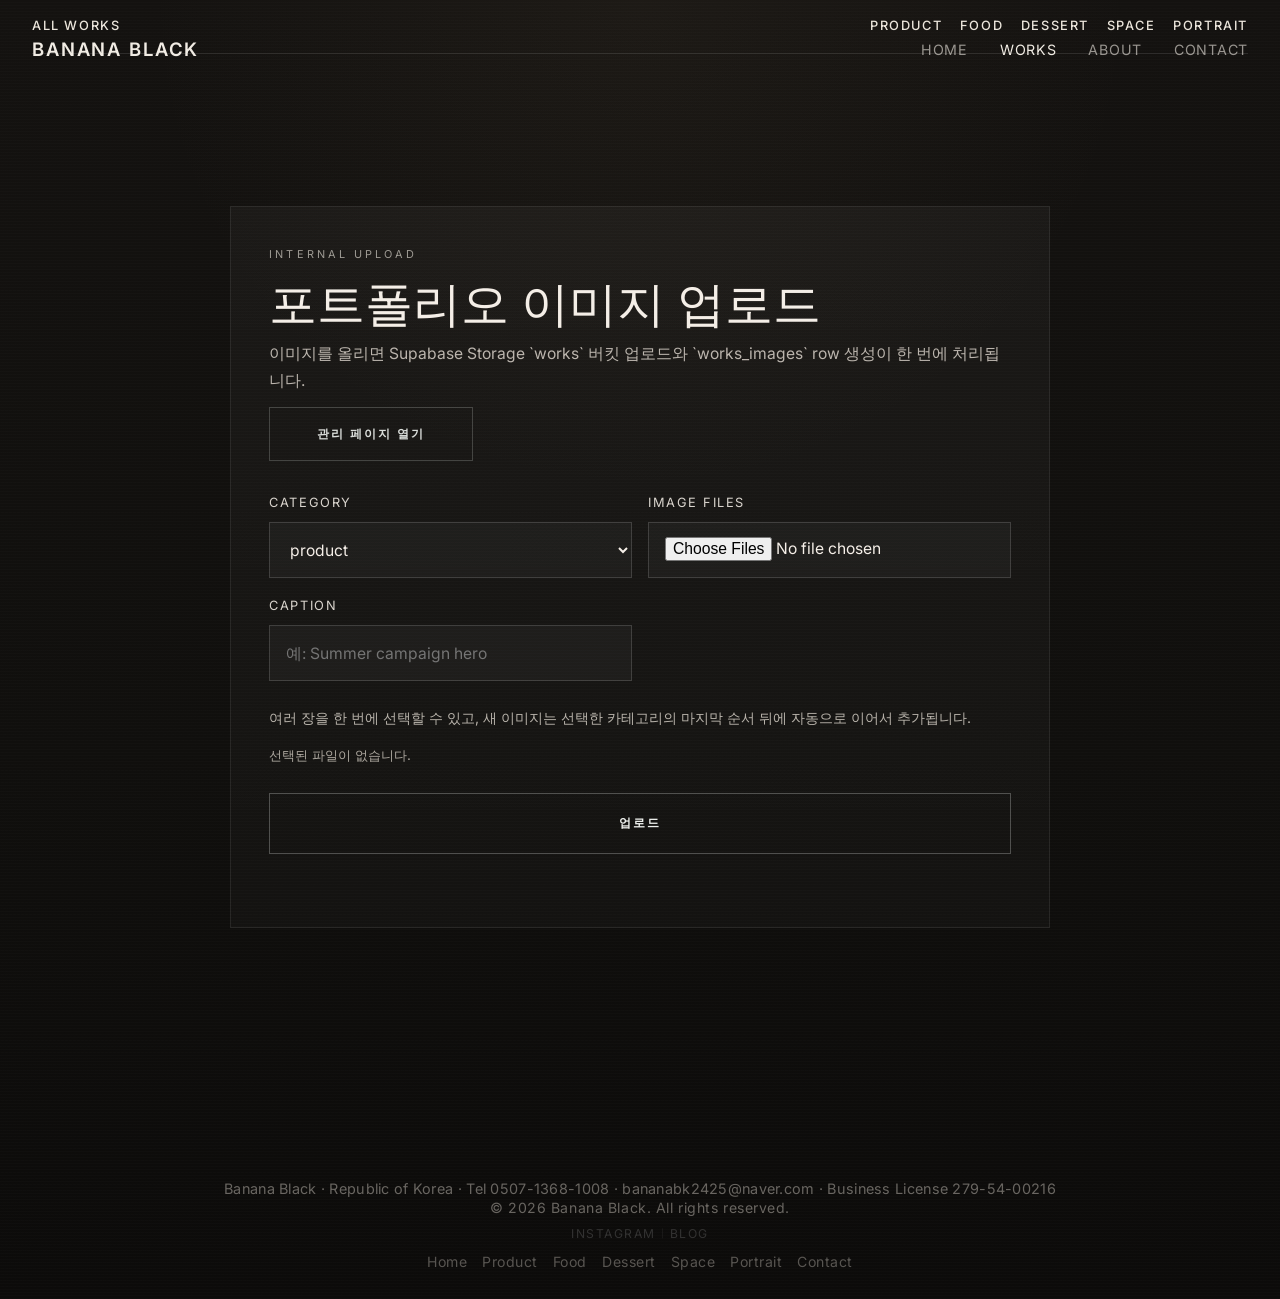
<file: works/upload.html>
<!DOCTYPE html>
<html lang="ko">
<head>
    <meta charset="UTF-8">
    <meta name="viewport" content="width=device-width, initial-scale=1.0">
    <meta name="robots" content="noindex, nofollow">
    <title>Works Upload | Banana Black</title>
    <link rel="preconnect" href="https://fonts.googleapis.com">
    <link rel="preconnect" href="https://fonts.gstatic.com" crossorigin>
    <link href="https://fonts.googleapis.com/css2?family=Inter:wght@300;400;600&family=Playfair+Display:ital,wght@0,400;0,700;1,400&display=swap" rel="stylesheet">
    <link rel="stylesheet" href="../style.css">
</head>
<body class="fade-in works-upload-page">
    <header id="main-header">
        <div class="containerHeader">
            <div class="logo">
                <a href="/">BANANA BLACK</a>
            </div>
            <nav>
                <ul>
                    <li><a href="/">Home</a></li>
                    <li><a href="/works" class="active">Works</a></li>
                    <li><a href="/about">About</a></li>
                    <li><a href="/contact">Contact</a></li>
                </ul>
            </nav>
        </div>
    </header>

    <main>
        <section class="works-local-nav reveal" aria-label="Works category navigation">
            <div class="container">
                <div class="works-local-nav-inner">
                    <a href="/works" class="works-local-home">All Works</a>
                    <nav class="works-local-links">
                        <a href="/works/product">Product</a>
                        <a href="/works/food">Food</a>
                        <a href="/works/dessert">Dessert</a>
                        <a href="/works/space">Space</a>
                        <a href="/works/portrait">Portrait</a>
                    </nav>
                </div>
            </div>
        </section>

        <section id="works-upload" class="reveal">
            <div class="container">
                <div class="works-upload-shell">
                    <div class="works-upload-intro">
                        <p class="works-upload-label">Internal Upload</p>
                        <h1 class="serif works-upload-title">포트폴리오 이미지 업로드</h1>
                        <p class="works-upload-copy">이미지를 올리면 Supabase Storage `works` 버킷 업로드와 `works_images` row 생성이 한 번에 처리됩니다.</p>
                        <div class="works-admin-links">
                            <a href="/works/manage" class="btn-contact btn-cta-secondary">관리 페이지 열기</a>
                        </div>
                    </div>

                    <form id="works-upload-form" class="works-upload-form" novalidate>
                        <div class="works-upload-grid">
                            <div class="form-group">
                                <label for="category-slug">Category</label>
                                <select id="category-slug" name="category_slug" required>
                                    <option value="product">product</option>
                                    <option value="food">food</option>
                                    <option value="dessert">dessert</option>
                                    <option value="space">space</option>
                                    <option value="portrait">portrait</option>
                                    <option value="portrait-private">portrait-private</option>
                                </select>
                            </div>

                            <div class="form-group">
                                <label for="image-file">Image Files</label>
                                <input id="image-file" name="image_files" type="file" accept="image/*" multiple required>
                            </div>

                            <div class="form-group">
                                <label for="caption">Caption</label>
                                <input id="caption" name="caption" type="text" maxlength="300" placeholder="예: Summer campaign hero">
                            </div>
                        </div>

                        <div class="works-upload-options works-upload-options--stacked">
                            <p class="works-upload-note">여러 장을 한 번에 선택할 수 있고, 새 이미지는 선택한 카테고리의 마지막 순서 뒤에 자동으로 이어서 추가됩니다.</p>
                            <p id="works-upload-file-meta" class="works-upload-file-meta">선택된 파일이 없습니다.</p>
                        </div>

                        <div class="works-upload-actions">
                            <button type="submit" class="btn-contact btn-cta-primary">업로드</button>
                            <p id="works-upload-status" class="form-status" aria-live="polite"></p>
                        </div>
                    </form>
                </div>
            </div>
        </section>
    </main>

    <footer id="main-footer" class="quiet-footer">
        <div class="container">
            <div class="footer-bottom">
                <p class="contact-footer-meta"><span class="contact-footer-meta-line">Banana Black · Republic of Korea · Tel 0507-1368-1008</span><span class="contact-footer-meta-line">bananabk2425@naver.com · Business&nbsp;License&nbsp;279-54-00216</span></p>
                <p>&copy; 2026 Banana Black. All rights reserved.</p>
                <div class="footer-social-links" aria-label="Social links">
                    <a href="https://www.instagram.com/bananabk_studio/" target="_blank" rel="noopener noreferrer">Instagram</a>
                    <a href="https://blog.naver.com/bananabk2425" target="_blank" rel="noopener noreferrer">Blog</a>
                </div>
                <div class="social-links">
                    <a href="/">Home</a>
                    <a href="/works/product">Product</a>
                    <a href="/works/food">Food</a>
                    <a href="/works/dessert">Dessert</a>
                    <a href="/works/space">Space</a>
                    <a href="/works/portrait">Portrait</a>
                    <a href="/contact">Contact</a>
                </div>
            </div>
        </div>
    </footer>

    <script src="../public-config.js"></script>
    <script src="./upload.js?v=2"></script>
    <script src="../main.js"></script>
</body>
</html>
</file>
<file: style.css>
/* Banana Black Website Design System
   Final Refinement for Premium Editorial Mood and Mobile Stability
*/

:root {
    /* Colors */
    --bg-white: #ffffff;
    --text-primary: #1a1a1a;
    --text-secondary: #666666;
    --accent-banana: #f2e7c3;
    --ui-line: #f1f1f1;
    
    /* Spacing */
    --space-sm: 1rem;
    --space-md: 2rem;
    --space-lg: 4rem;
    --space-xl: 8rem;
    
    /* Transition & Animation */
    --transition-base: all 0.6s cubic-bezier(0.22, 1, 0.36, 1);
    --reveal-timing: 1.2s cubic-bezier(0.16, 1, 0.3, 1);
}

/* 1. Base Styles */
html {
    overflow-x: hidden;
}

* {
    margin: 0;
    padding: 0;
    box-sizing: border-box;
}


body {
    background-color: var(--bg-white);
    color: var(--text-primary);
    font-family: 'Inter', sans-serif;
    line-height: 1.6;
    -webkit-font-smoothing: antialiased;
    overflow-x: hidden;
}

.serif {
    font-family: 'Playfair Display', serif;
    font-weight: 400;
}

.container {
    max-width: 1400px;
    margin: 0 auto;
    padding: 0 var(--space-md);
}

a {
    text-decoration: none;
    color: inherit;
    transition: var(--transition-base);
}

img {
    max-width: 100%;
    display: block;
}

.small-phone-only {
    display: none;
}

/* 2. Layout Elements */
#main-header {
    position: fixed;
    top: 0;
    left: 0;
    width: 100%;
    z-index: 1000;
    padding: 2.2rem 0;
    background-color: transparent;
    backdrop-filter: none;
    transition: var(--transition-base);
    color: var(--bg-white); /* White text on dark hero */
}

#main-header.scrolled {
    padding: 1.15rem 0;
    background-color: rgba(255, 255, 255, 0.9);
    backdrop-filter: blur(12px);
    border-bottom: 1px solid var(--ui-line);
    color: var(--text-primary);
}

.logo a {
    color: inherit;
}

nav ul li a {
    color: inherit;
}

.containerHeader {
    display: flex;
    justify-content: space-between;
    align-items: center;
    max-width: 1400px;
    margin: 0 auto;
    padding: 0 var(--space-md);
}

.logo {
    font-weight: 600;
    letter-spacing: 0.1em;
    font-size: 1.16rem;
}

nav ul {
    display: flex;
    list-style: none;
    gap: var(--space-md);
}

nav ul li a {
    font-size: 0.89rem;
    text-transform: uppercase;
    letter-spacing: 0.05em;
    opacity: 0.6;
}

nav ul li a.active, nav ul li a:hover {
    opacity: 1;
}

/* Floating Kakao CTA — bottom-right, separated from header */
.fixed-kakao-cta {
    position: fixed;
    bottom: calc(env(safe-area-inset-bottom, 0px) + 2rem);
    right: calc(env(safe-area-inset-right, 0px) + 2rem);
    z-index: 1080;
    display: inline-flex;
    align-items: center;
    gap: 0.56rem;
    min-height: 3rem;
    padding: 0.72rem 1.04rem 0.72rem 0.88rem;
    border: 1px solid rgba(194, 158, 82, 0.2);
    border-radius: 999px;
    background: rgba(18, 19, 20, 0.84);
    color: rgba(238, 240, 236, 0.92);
    box-shadow: 0 8px 28px rgba(0, 0, 0, 0.32), 0 2px 8px rgba(0, 0, 0, 0.18);
    backdrop-filter: blur(16px);
    -webkit-backdrop-filter: blur(16px);
    transition: background-color 0.25s ease, border-color 0.25s ease, transform 0.25s ease, box-shadow 0.25s ease;
}

.fixed-kakao-cta:hover {
    transform: translateY(-2px);
    background: rgba(26, 27, 28, 0.9);
    border-color: rgba(194, 158, 82, 0.36);
    box-shadow: 0 16px 40px rgba(0, 0, 0, 0.36), 0 4px 12px rgba(0, 0, 0, 0.2);
}

.fixed-kakao-cta__icon {
    width: 1.25rem;
    height: 1.25rem;
    display: inline-flex;
    align-items: center;
    justify-content: center;
    color: rgba(194, 158, 82, 0.9);
    flex: 0 0 auto;
}

.fixed-kakao-cta__icon svg {
    width: 100%;
    height: 100%;
    display: block;
}

.fixed-kakao-cta__label {
    font-size: 0.76rem;
    font-weight: 600;
    letter-spacing: 0.14em;
    text-transform: uppercase;
    white-space: nowrap;
}

/* 3. Components */
.aspect-16-9 { aspect-ratio: 16 / 9; }
.aspect-4-5 { aspect-ratio: 4 / 5; }
.aspect-1-1 { aspect-ratio: 1 / 1; }

.btn-contact,
.btn-submit {
    display: inline-flex;
    align-items: center;
    justify-content: center;
    min-width: 12.75rem;
    min-height: 3.35rem;
    padding: 1rem 2.75rem;
    border: 1px solid rgba(222, 226, 224, 0.22);
    text-transform: uppercase;
    font-size: 0.78rem;
    letter-spacing: 0.16em;
    font-weight: 600;
    background: transparent;
    color: #eceeea;
    cursor: pointer;
    transition: background-color 0.25s ease, color 0.25s ease, border-color 0.25s ease, transform 0.25s ease, box-shadow 0.25s ease;
    text-align: center;
    font-family: 'Inter', sans-serif;
}

.btn-cta-primary,
.btn-contact-solid {
    background: transparent;
    border-color: rgba(233, 236, 232, 0.28);
    color: #eef0ed;
    box-shadow: none;
}

.btn-cta-primary:hover,
.btn-contact-solid:hover {
    transform: translateY(-1px);
    background: rgba(242, 238, 228, 0.94);
    border-color: rgba(242, 238, 228, 0.94);
    color: #11100f;
    box-shadow: 0 12px 28px rgba(0, 0, 0, 0.2);
}

.btn-cta-secondary {
    background: transparent;
    border-color: rgba(222, 226, 224, 0.22);
    color: rgba(236, 239, 236, 0.92);
}

.btn-cta-secondary:hover {
    transform: translateY(-1px);
    background: rgba(242, 238, 228, 0.82);
    border-color: rgba(242, 238, 228, 0.82);
    color: #11100f;
    box-shadow: none;
}

/* 4. Home Page Specifics */
.home-page {
    background:
        repeating-linear-gradient(
            0deg,
            rgba(255, 255, 255, 0.01) 0,
            rgba(255, 255, 255, 0.01) 1px,
            transparent 1px,
            transparent 3px
        ),
        repeating-linear-gradient(
            90deg,
            rgba(0, 0, 0, 0.018) 0,
            rgba(0, 0, 0, 0.018) 1px,
            transparent 1px,
            transparent 4px
        ),
        radial-gradient(circle at top, rgba(122, 113, 97, 0.075), transparent 34%),
        linear-gradient(180deg, #171512 0%, #13110f 55%, #100f0d 100%);
    color: #e7e8e6;
}

.home-page #main-header {
    color: #eceeea;
}

.home-page #main-header.scrolled {
    background-color: rgba(18, 17, 16, 0.82);
    border-bottom: 1px solid rgba(255, 255, 255, 0.06);
    color: #eceeea;
}

.home-page #main-footer {
    border-top-color: rgba(255, 255, 255, 0.07);
}

.home-page .footer-bottom,
.home-page .social-links a {
    color: rgba(226, 229, 227, 0.74);
}

.home-page .social-links a:hover {
    color: #eceeea;
}

#hero.full-bleed {
    position: relative;
    height: 100vh;
    height: 100dvh;
    width: 100%;
    display: flex;
    align-items: center;
    justify-content: center;
    overflow: hidden;
    padding: 0;
    margin-bottom: var(--space-xl);
    background-color: #0f0e0d;
}

.hero-bg {
    position: absolute;
    top: 0;
    left: 0;
    width: 100%;
    height: 100%;
    z-index: 1;
}

.hero-bg img {
    width: 100%;
    height: 100%;
    object-fit: cover;
    filter: brightness(0.64) saturate(0.94);
}

.hero-overlay {
    position: absolute;
    top: 0;
    left: 0;
    width: 100%;
    height: 100%;
    background: linear-gradient(
        to bottom, 
        rgba(10, 10, 10, 0.5) 0%, 
        rgba(20, 18, 16, 0.12) 50%, 
        rgba(10, 10, 10, 0.58) 100%
    );
    z-index: 2;
}

.hero-container {
    position: relative;
    z-index: 10;
    text-align: center;
    color: var(--bg-white);
}

.hero-text-content {
    max-width: 860px;
    margin: 0 auto;
}

.hero-eyebrow {
    margin-bottom: 1.9rem;
    font-size: 0.78rem;
    letter-spacing: 0.24em;
    text-transform: uppercase;
    color: rgba(236, 238, 234, 0.72);
}

.hero-text-content h1 {
    font-size: clamp(2.45rem, 8.2vw, 6rem);
    line-height: 1.02;
    letter-spacing: -0.03em;
    margin-bottom: 3rem;
    text-shadow: 0 8px 28px rgba(0, 0, 0, 0.34);
    white-space: nowrap;
}

.hero-actions {
    display: flex;
    justify-content: center;
    gap: 1.1rem;
    margin-top: 1.8rem;
    flex-wrap: wrap;
}

/* Hero-specific button overrides: dark tint + stronger border for readability over image */
.hero-actions .btn-cta-primary {
    background: rgba(8, 7, 6, 0.42);
    border-color: rgba(230, 234, 230, 0.56);
    color: #f2f4f0;
}

.hero-actions .btn-cta-primary:hover {
    background: rgba(242, 238, 228, 0.94);
    border-color: rgba(242, 238, 228, 0.94);
    color: #11100f;
}

.hero-actions .btn-cta-secondary {
    background: rgba(8, 7, 6, 0.28);
    border-color: rgba(218, 222, 220, 0.42);
    color: rgba(238, 241, 238, 0.92);
}

.hero-actions .btn-cta-secondary:hover {
    background: rgba(242, 238, 228, 0.82);
    border-color: rgba(242, 238, 228, 0.82);
    color: #11100f;
}


#brand-statement {
    padding: var(--space-xl) 0;
    text-align: center;
}

.section-label {
    margin-bottom: 1rem;
    font-size: 0.75rem;
    letter-spacing: 0.24em;
    text-transform: uppercase;
    color: rgba(220, 224, 221, 0.52);
}

.statement-large {
    font-size: clamp(2rem, 5vw, 4rem);
    font-weight: 300;
    letter-spacing: -0.01em;
    margin: 0 auto;
    color: #eef0ed;
}

.statement-copy {
    max-width: 720px;
    margin: 1.6rem auto 0;
    font-size: 1.03rem;
    line-height: 1.9;
    color: rgba(223, 227, 225, 0.8);
}

#category-showcase {
    padding-top: 0;
}

/* Category Grid Polish */
.category-grid {
    display: flex;
    flex-direction: column;
    gap: var(--space-lg);
}

.category-card {
    display: block;
    transition: var(--transition-base);
}

.category-visual {
    position: relative;
    overflow: hidden;
}

.category-image {
    width: 100%;
    height: 100%;
    display: block;
    object-fit: cover;
    transition: transform 0.5s cubic-bezier(0.22, 1, 0.36, 1),
                filter 0.5s cubic-bezier(0.22, 1, 0.36, 1);
}

.home-page .category-card {
    color: #eef0ed;
}

.category-card .card-info {
    margin-top: var(--space-sm);
    text-align: left;
}

.card-kicker {
    display: inline-block;
    margin-bottom: 0.55rem;
    font-size: 0.74rem;
    letter-spacing: 0.16em;
    text-transform: uppercase;
    color: rgba(220, 224, 221, 0.52);
}

.category-card .card-info h2 {
    font-size: clamp(1.6rem, 2vw, 2rem);
    margin-bottom: 0.45rem;
}

.category-card .card-info p {
    max-width: 30ch;
    font-size: 0.92rem;
    color: var(--text-secondary);
    font-weight: 300;
    line-height: 1.68;
}

.home-page .category-card .card-info p {
    color: rgba(223, 227, 225, 0.82);
}

.category-card[data-category="product"] {
    width: 100%;
}

.home-page .category-card[data-category="product"] .category-visual {
    aspect-ratio: 16 / 8.4;
}

/* Home category index — clean 2×2 grid, all cards top-aligned */
.secondary-categories {
    display: grid;
    grid-template-columns: 1fr 1fr;
    gap: var(--space-lg) var(--space-md);
    align-items: start;
}

.secondary-categories .category-card[data-category="food"],
.secondary-categories .category-card[data-category="dessert"],
.secondary-categories .category-card[data-category="space"],
.secondary-categories .category-card[data-category="portrait"] {
    grid-column: auto;
    margin-top: 0;
}

.home-page .category-card:hover {
    transform: translateY(-4px);
}

.home-page .category-card:hover .category-image {
    transform: scale(1.012);
    filter: brightness(1.04);
}

#bottom-cta {
    padding: var(--space-xl) 0;
    text-align: center;
    border-top: 1px solid var(--ui-line);
    margin-top: var(--space-xl);
}

.home-page #bottom-cta {
    border-top-color: rgba(255, 255, 255, 0.07);
}

#bottom-cta h3 {
    font-size: clamp(1.8rem, 4vw, 3rem);
    line-height: 1.3;
    margin-bottom: 1rem;
    font-weight: 300;
}

.home-page #bottom-cta h3 {
    color: #eef0ed;
}

.bottom-cta-copy {
    max-width: 620px;
    margin: 0 auto;
    font-size: 0.98rem;
    line-height: 1.78;
    color: rgba(223, 227, 225, 0.78);
}

.bottom-cta-copy-line {
    display: block;
}

.bottom-cta-actions {
    display: flex;
    justify-content: center;
    gap: 1rem;
    flex-wrap: wrap;
    margin-top: 2rem;
}

.works-hub-cta,
.works-detail-cta {
    padding-top: calc(var(--space-lg) * 0.9);
    padding-bottom: calc(var(--space-xl) * 0.2);
}

.works-cta-shell {
    width: min(100%, 980px);
    margin: 0 auto;
    padding-top: calc(var(--space-lg) * 0.95);
    border-top: 1px solid rgba(255, 255, 255, 0.08);
    text-align: center;
}

.works-cta-label {
    margin-bottom: 1rem;
    font-size: 0.72rem;
    letter-spacing: 0.22em;
    text-transform: uppercase;
    color: rgba(220, 224, 221, 0.5);
}

.works-cta-title {
    font-size: clamp(1.75rem, 3vw, 2.75rem);
    line-height: 1.25;
    color: #eef0ed;
    margin: 0;
}

.works-cta-title--single-line {
    white-space: nowrap;
}

.works-cta-copy {
    max-width: 640px;
    margin: 1rem auto 0;
    font-size: 0.98rem;
    line-height: 1.8;
    color: rgba(227, 231, 229, 0.78);
}

.works-cta-copy-line {
    display: block;
}

.works-cta-actions {
    display: flex;
    justify-content: center;
    gap: 1rem;
    flex-wrap: wrap;
    margin-top: 2rem;
}

.works-hub-page {
    background:
        repeating-linear-gradient(
            0deg,
            rgba(255, 255, 255, 0.01) 0,
            rgba(255, 255, 255, 0.01) 1px,
            transparent 1px,
            transparent 3px
        ),
        repeating-linear-gradient(
            90deg,
            rgba(0, 0, 0, 0.018) 0,
            rgba(0, 0, 0, 0.018) 1px,
            transparent 1px,
            transparent 4px
        ),
        radial-gradient(circle at top, rgba(122, 113, 97, 0.075), transparent 34%),
        linear-gradient(180deg, #171512 0%, #13110f 55%, #100f0d 100%);
    color: #e7e8e6;
}

/* Works Hub — dark direction */
.works-hub-page #main-header {
    color: #eceeea;
}

.works-hub-page #main-header.scrolled {
    background-color: rgba(18, 17, 16, 0.82);
    border-bottom: 1px solid rgba(255, 255, 255, 0.06);
    color: #eceeea;
}

/* 5. Works Hub Specifics */
.works-intro {
    padding: calc(var(--space-xl) * 1.4) 0 var(--space-md);
    margin-bottom: calc(var(--space-lg) * 0.85);
}

.works-hub-page .category-title h1 {
    color: #eef0ed;
    margin-bottom: 0;
}

.works-grid {
    display: flex;
    flex-direction: column;
    align-items: center;
    gap: clamp(2.4rem, 4vw, 3.1rem);
}

.works-card {
    position: relative;
    display: block;
    width: min(100%, 1240px);
    color: #eef0ed;
    transition: transform 0.45s cubic-bezier(0.22, 1, 0.36, 1);
}

.works-card .image-area {
    position: relative;
    aspect-ratio: 16 / 8.85;
    display: flex;
    align-items: center;
    justify-content: center;
    padding: clamp(0.62rem, 0.9vw, 0.82rem);
    overflow: hidden;
    border: 1px solid rgba(255, 255, 255, 0.08);
    background:
        linear-gradient(180deg, rgba(255, 255, 255, 0.018), rgba(255, 255, 255, 0.008)),
        rgba(10, 10, 10, 0.2);
}

.works-card-image {
    width: 100%;
    height: 100%;
    display: block;
    object-fit: contain;
    object-position: center;
    transition: transform 0.55s cubic-bezier(0.22, 1, 0.36, 1),
                filter 0.55s cubic-bezier(0.22, 1, 0.36, 1);
}

.works-card--portrait .works-card-image {
    object-position: center;
}

.works-card .text-area {
    position: static;
    margin-top: 0.92rem;
    text-align: center;
}

.works-card::after {
    content: none;
}

.works-card-title {
    font-size: clamp(2rem, 3vw, 2.45rem);
    margin: 0;
    line-height: 1.04;
    color: #eef0ed;
    text-shadow: none;
}

.works-hub-page .works-card:hover {
    transform: translateY(-4px);
}

.works-hub-page .works-card:hover .works-card-image {
    transform: scale(1.015);
    filter: brightness(1.02);
}

/* 6. Animations - Quiet and Sophisticated */
.fade-up {
    animation: fadeUp var(--reveal-timing) forwards;
}

@keyframes fadeUp {
    from { 
        opacity: 0;
        transform: translateY(20px);
    }
    to { 
        opacity: 1;
        transform: translateY(0);
    }
}

.fade-in {
    animation: fadeIn var(--reveal-timing) forwards;
}

@keyframes fadeIn {
    from { opacity: 0; }
    to { opacity: 1; }
}

.reveal {
    opacity: 0;
    transform: translateY(15px); /* Reduced movement for quiet presence */
    transition: opacity var(--reveal-timing), transform var(--reveal-timing);
}

.reveal.revealed {
    opacity: 1;
    transform: translateY(0);
}

/* 8. Media Queries - Strict Mobile Resets */
@media (max-width: 1024px) {
    .works-grid {
        gap: clamp(2rem, 3.5vw, 2.5rem);
    }
}

@media (max-width: 768px) {
    :root {
        --space-xl: 5rem;
        --space-lg: 2.5rem;
    }

    .containerHeader {
        flex-direction: column;
        gap: 1.5rem;
    }

    .fixed-kakao-cta {
        bottom: calc(env(safe-area-inset-bottom, 0px) + 1.5rem);
        right: calc(env(safe-area-inset-right, 0px) + 1rem);
        min-height: 2.9rem;
        padding: 0.68rem 0.96rem 0.68rem 0.84rem;
        gap: 0.5rem;
    }

    .fixed-kakao-cta__icon {
        width: 1.18rem;
        height: 1.18rem;
    }

    .fixed-kakao-cta__label {
        font-size: 0.68rem;
        letter-spacing: 0.12em;
    }

    .hero-eyebrow,
    .section-label,
    .card-kicker {
        letter-spacing: 0.16em;
    }

    .hero-summary,
    .statement-copy,
    .showcase-copy,
    .bottom-cta-copy {
        font-size: 0.96rem;
        line-height: 1.75;
    }

    .hero-text-content h1 {
        white-space: normal;
    }

    .showcase-intro {
        grid-template-columns: 1fr;
        gap: var(--space-md);
        margin-bottom: var(--space-lg);
    }

    .showcase-copy {
        justify-self: start;
    }

    .category-grid {
        display: flex;
        flex-direction: column;
        gap: 3rem; /* Explicit gap for mobile showcase */
    }

    .category-card {
        margin: 0 !important;
    }

    .secondary-categories {
        display: flex;
        flex-direction: column;
        gap: var(--space-md);
    }

    .hero-actions,
    .bottom-cta-actions,
    .works-cta-actions {
        flex-direction: column;
    }

    .hero-actions .btn-contact,
    .bottom-cta-actions .btn-contact,
    .works-cta-actions .btn-contact {
        width: 100%;
        max-width: 320px;
        margin: 0 auto;
    }

    .footer-bottom {
        gap: var(--space-md);
    }
    
    .works-grid {
        gap: calc(var(--space-lg) * 0.92);
    }

    .works-card {
        width: 100%;
    }

    .works-card .image-area {
        aspect-ratio: 4 / 3.15;
        padding: 0.82rem;
    }
}

/* 9. Footer (Global) */
#main-footer {
    padding: 2.25rem 0 1.6rem;
    border-top: 1px solid var(--ui-line);
    margin-top: var(--space-xl);
}

.footer-bottom {
    display: flex;
    flex-direction: column;
    align-items: center;
    text-align: center;
    gap: 0.16rem;
    font-size: 0.88rem;
    color: var(--text-secondary);
    letter-spacing: 0.04em;
    opacity: 0.56;
}

.footer-bottom p {
    margin: 0;
    line-height: 1.2;
}

.footer-social-links {
    display: inline-flex;
    align-items: center;
    justify-content: center;
    gap: 0.88rem;
    margin-top: 0.28rem;
}

.footer-social-links a {
    position: relative;
    font-size: 0.76rem;
    color: var(--text-secondary);
    opacity: 0.76;
    letter-spacing: 0.12em;
    text-transform: uppercase;
    transition: color 0.25s ease, opacity 0.25s ease;
}

.footer-social-links a + a::before {
    content: "";
    position: absolute;
    left: -0.46rem;
    top: 50%;
    width: 1px;
    height: 0.58rem;
    background: currentColor;
    opacity: 0.35;
    transform: translateY(-50%);
}

.footer-social-links a:hover {
    opacity: 1;
    color: var(--text-primary);
}

.social-links {
    display: flex;
    gap: 0.95rem;
    flex-wrap: wrap;
    justify-content: center;
    margin-top: 0.34rem;
}

.social-links a {
    font-size: 0.88rem;
    color: var(--text-secondary);
    opacity: 0.82;
    letter-spacing: 0.035em;
    transition: var(--transition-base);
}

.social-links a:hover {
    opacity: 1;
    color: var(--text-primary);
}

/* 10. Product Page — Hero + Portfolio Grid */
/* 원칙: 사진이 페이지의 그릇. 크롭 없이 원본 비율. 텍스트 최소화. */

.product-page {
    --works-hero-width: min(100%, 1600px);
    --works-sequence-width: min(100%, 1340px);
    --works-board-width: min(100%, 1340px);
    --works-sequence-gap: clamp(1rem, 1.8vw, 1.6rem);
    --works-grid-gap: clamp(0.45rem, 0.8vw, 0.72rem);
    background:
        repeating-linear-gradient(
            0deg,
            rgba(255, 255, 255, 0.01) 0,
            rgba(255, 255, 255, 0.01) 1px,
            transparent 1px,
            transparent 3px
        ),
        repeating-linear-gradient(
            90deg,
            rgba(0, 0, 0, 0.018) 0,
            rgba(0, 0, 0, 0.018) 1px,
            transparent 1px,
            transparent 4px
        ),
        radial-gradient(circle at top, rgba(122, 113, 97, 0.075), transparent 34%),
        linear-gradient(180deg, #171512 0%, #13110f 55%, #100f0d 100%);
    color: #ece8de;
}

.product-page #main-header {
    color: #f2eee4;
}

.product-page #main-header.scrolled {
    background-color: rgba(18, 19, 18, 0.82);
    border-bottom: 1px solid rgba(255, 255, 255, 0.06);
    color: #f2eee4;
}

.product-page #main-footer {
    border-top-color: rgba(255, 255, 255, 0.07);
}

.product-page .footer-bottom,
.product-page .social-links a {
    color: rgba(242, 238, 228, 0.72);
}

.product-page .social-links a:hover {
    color: #f2eee4;
}

.product-page .works-local-nav,
.food-page .works-local-nav,
.dessert-page .works-local-nav,
.portrait-page .works-local-nav,
.space-page .works-local-nav {
    padding-top: 92px;
    margin-bottom: calc(var(--space-md) * 0.8);
}

.product-page .works-local-nav + #product-hero,
.food-page .works-local-nav + #food-hero,
.dessert-page .works-local-nav + #dessert-hero,
.portrait-page .works-local-nav + #portrait-hero,
.space-page .works-local-nav + #space-hero {
    padding-top: 0;
}

/* Works 상세 상단 랜딩 카피 섹션 */
.works-landing-intro {
    padding: var(--space-md) 0 calc(var(--space-md) * 0.75);
    display: flex;
    align-items: center;
}

.works-landing-intro .container {
    display: flex;
    align-items: center;
    gap: var(--space-md);
    flex-wrap: wrap;
}

.works-landing-copy {
    font-size: clamp(1rem, 2.8vw, 1.35rem);
    font-weight: 300;
    letter-spacing: -0.015em;
    color: rgba(236, 232, 224, 0.92);
    word-break: keep-all;
    line-height: 1.45;
    margin: 0;
    flex: 1;
    min-width: 0;
}

.works-landing-btn {
    flex-shrink: 0;
}

/* 모바일에서 헤더가 column으로 쌓여 ~147px로 높아지므로 92px offset을 올려줌 */
@media (max-width: 768px) {
    .product-page .works-local-nav,
    .food-page .works-local-nav,
    .dessert-page .works-local-nav,
    .portrait-page .works-local-nav,
    .space-page .works-local-nav {
        padding-top: 152px;
    }
}

@media (max-width: 600px) {
    .works-landing-intro {
        padding-bottom: calc(var(--space-md) * 0.75 + 3.5rem);
    }

    .works-landing-intro .container {
        flex-direction: column;
        align-items: flex-start;
        gap: calc(var(--space-sm) * 1.2);
    }

    .works-landing-btn {
        width: 100%;
        max-width: 280px;
    }
}


.works-local-nav-inner {
    display: flex;
    justify-content: space-between;
    align-items: center;
    gap: var(--space-md);
    padding: 1rem 0 1.05rem;
    border-bottom: 1px solid rgba(255, 255, 255, 0.1);
}

.works-local-home,
.works-local-links a {
    font-size: 0.8rem;
    letter-spacing: 0.125em;
    font-weight: 500;
    text-transform: uppercase;
    text-decoration: none;
    transition: color 0.25s ease, opacity 0.25s ease;
}

.product-page .works-local-home,
.product-page .works-local-links a,
.food-page .works-local-home,
.food-page .works-local-links a,
.dessert-page .works-local-home,
.dessert-page .works-local-links a,
.portrait-page .works-local-home,
.portrait-page .works-local-links a,
.space-page .works-local-home,
.space-page .works-local-links a {
    color: rgba(232, 228, 220, 0.74);
}

.works-local-home:hover,
.works-local-links a:hover {
    color: rgba(241, 237, 230, 0.94);
}

.works-local-links {
    display: flex;
    flex-wrap: wrap;
    justify-content: flex-end;
    gap: 1.1rem;
}

.works-local-links a.is-active {
    color: rgba(246, 242, 236, 0.98);
}

.works-local-links a.is-active::after {
    content: "";
    display: block;
    width: 100%;
    height: 1px;
    margin-top: 0.42rem;
    background: currentColor;
    opacity: 0.96;
}

/* 공용 이미지 */
.product-img {
    width: 100%;
    height: auto;
    display: block;
}

.container-full {
    width: 100%;
}

.works-sequence {
    --works-line-width: var(--works-sequence-width, min(100%, 1140px));
    --works-board-line-width: var(--works-board-width, var(--works-line-width));
    --works-pair-gap: var(--works-grid-gap, calc(var(--space-md) * 0.86));
    --works-half-width: calc((var(--works-line-width) - var(--works-pair-gap)) / 2);
    display: flex;
    flex-direction: column;
    gap: var(--works-sequence-gap, calc(var(--space-lg) * 0.72));
}

.works-block {
    width: 100%;
}

.works-frame {
    width: var(--works-line-width);
    max-width: 100%;
    margin: 0 auto;
}

.works-pair,
.works-board {
    width: var(--works-board-line-width);
    max-width: 100%;
    margin: 0 auto;
}

.works-pair,
.works-board {
    display: grid;
    grid-template-columns: repeat(2, minmax(0, 1fr));
    gap: var(--works-pair-gap);
    align-items: start;
}

.works-frame,
.works-pair-item,
.works-board-item {
    position: relative;
}

.product-page #product-hero .container-full,
.food-page #food-hero .container-full,
.dessert-page #dessert-hero .container-full,
.portrait-hero-stage,
.works-frame,
.works-pair-item,
.works-board-item {
    position: relative;
    cursor: pointer;
}

.product-page #product-hero .container-full::after,
.food-page #food-hero .container-full::after,
.dessert-page #dessert-hero .container-full::after,
.portrait-hero-stage::after,
.works-frame::after,
.works-pair-item::after,
.works-board-item::after {
    content: "\2197";
    position: absolute;
    top: 1rem;
    right: 1rem;
    width: 2.25rem;
    height: 2.25rem;
    display: inline-flex;
    align-items: center;
    justify-content: center;
    border: 1px solid rgba(255, 255, 255, 0.58);
    border-radius: 999px;
    background: rgba(255, 255, 255, 0.06);
    color: rgba(255, 255, 255, 0.94);
    font-size: 0.9rem;
    line-height: 1;
    opacity: 0;
    transform: translateY(3px);
    transition: opacity 0.24s ease,
                transform 0.24s ease,
                border-color 0.24s ease,
                background-color 0.24s ease,
                color 0.24s ease;
    pointer-events: none;
}

.works-frame img,
.works-pair-item img,
.works-board-item img,
.container-full img,
.portrait-hero-stage img,
.portrait-gallery-row .works-pair-item img {
    cursor: pointer;
}

.works-sequence img {
    width: 100%;
    height: auto;
    display: block;
    object-fit: contain;
    transition: transform 0.45s cubic-bezier(0.22, 1, 0.36, 1),
                filter 0.45s cubic-bezier(0.22, 1, 0.36, 1);
}

.container-full:hover img,
.works-frame:hover img,
.works-pair-item:hover img,
.works-board-item:hover img {
    transform: translateY(-3px);
    filter: brightness(0.64) contrast(1.08) saturate(0.96);
}

.product-page #product-hero .container-full:hover::after,
.food-page #food-hero .container-full:hover::after,
.dessert-page #dessert-hero .container-full:hover::after,
.portrait-hero-stage:hover::after,
.works-frame:hover::after,
.works-pair-item:hover::after,
.works-board-item:hover::after {
    opacity: 1;
    transform: translateY(0);
    border-color: rgba(6, 6, 6, 0.94);
    background: rgba(8, 8, 8, 0.56);
    color: rgba(255, 255, 255, 1);
}

/* ── Hero ─────────────────────────────────────────── */
#product-hero {
    padding-top: 56px;
    margin-bottom: calc(var(--space-lg) * 0.3);
}

#product-hero .container-full {
    max-width: var(--works-hero-width);
    margin: 0 auto;
}

#product-hero .product-img {
    max-height: 88vh;
    object-fit: contain;
    margin: 0 auto;
}

.product-page-label {
    font-size: 0.65rem;
    text-transform: uppercase;
    letter-spacing: 0.3em;
    color: rgba(242, 238, 228, 0.58);
    opacity: 1;
    margin: 0;
    padding: var(--space-md) 0 var(--space-sm);
}

/* ── Portfolio Grid ───────────────────────────────── */
#product-grid {
    padding: calc(var(--space-lg) * 0.22) 0 var(--space-xl);
}

/* 10. Food Page Specifics (Warm Dark Editorial) */
.food-page {
    --works-hero-width: min(100%, 1600px);
    --works-sequence-width: min(100%, 1340px);
    --works-board-width: min(100%, 1340px);
    --works-sequence-gap: clamp(1rem, 1.8vw, 1.6rem);
    --works-grid-gap: clamp(0.45rem, 0.8vw, 0.72rem);
    background:
        repeating-linear-gradient(
            0deg,
            rgba(255, 255, 255, 0.01) 0,
            rgba(255, 255, 255, 0.01) 1px,
            transparent 1px,
            transparent 3px
        ),
        repeating-linear-gradient(
            90deg,
            rgba(0, 0, 0, 0.016) 0,
            rgba(0, 0, 0, 0.016) 1px,
            transparent 1px,
            transparent 4px
        ),
        radial-gradient(circle at top, rgba(132, 104, 79, 0.08), transparent 34%),
        linear-gradient(180deg, #191512 0%, #15110f 55%, #110f0d 100%);
    color: #e7e8e6;
}

.food-page #main-header {
    color: #eceeea;
}

.food-page #main-header.scrolled {
    background-color: rgba(20, 17, 15, 0.82);
    border-bottom: 1px solid rgba(255, 255, 255, 0.06);
    color: #eceeea;
}

.food-page #main-footer {
    border-top-color: rgba(255, 255, 255, 0.07);
}

.food-page .footer-bottom,
.food-page .social-links a {
    color: rgba(226, 229, 227, 0.74);
}

.food-page .social-links a:hover {
    color: #eceeea;
}

.food-img {
    width: 100%;
    height: auto;
    display: block;
}

#food-hero {
    padding-top: 56px;
    margin-bottom: calc(var(--space-lg) * 0.3);
}

.food-hero-head {
    padding: var(--space-md) 0 var(--space-sm);
}

.food-page-label {
    font-size: 0.65rem;
    text-transform: uppercase;
    letter-spacing: 0.3em;
    color: rgba(220, 224, 222, 0.58);
}

#food-hero .container-full {
    max-width: var(--works-hero-width);
    margin: 0 auto;
}

#food-hero .food-img {
    max-height: 88vh;
    object-fit: contain;
    margin: 0 auto;
}

#food-grid {
    padding: calc(var(--space-lg) * 0.2) 0 var(--space-xl);
}

/* Food Photo Ad Landing */
.food-photo-page {
    background: #000;
    color: #f7f4ec;
}

.food-photo-page.fade-in {
    animation-duration: 0.35s;
}

.food-photo-page .fade-up {
    animation-duration: 0.45s;
}

.food-photo-page #main-header {
    color: #f4f0e8;
}

.food-photo-page #main-header.scrolled {
    background-color: rgba(0, 0, 0, 0.94);
    border-bottom: 1px solid rgba(247, 244, 236, 0.12);
    color: #f7f4ec;
}

.food-photo-header-cta {
    position: fixed;
    top: 2.12rem;
    right: var(--space-md);
    display: inline-flex;
    align-items: center;
    justify-content: center;
    gap: 0.42rem;
    min-height: 2.56rem;
    padding: 0.56rem 1.02rem 0.56rem 0.82rem;
    border: 1px solid rgba(247, 244, 236, 0.5);
    border-radius: 0;
    background: rgba(247, 244, 236, 0.96);
    color: #15120f;
    font-size: 0.92rem;
    font-weight: 600;
    letter-spacing: 0.08em;
    white-space: nowrap;
    box-shadow: 0 12px 28px rgba(0, 0, 0, 0.22);
    backdrop-filter: blur(14px);
    -webkit-backdrop-filter: blur(14px);
    clip-path: none;
    transition: transform 0.22s ease, background-color 0.22s ease, border-color 0.22s ease, box-shadow 0.22s ease;
}

.food-photo-header-cta::before,
.food-photo-btn::before {
    content: "";
    display: inline-block;
    width: 1.04rem;
    height: 1.04rem;
    border-radius: 0;
    background: #f2cf5b;
    -webkit-mask: url("data:image/svg+xml,%3Csvg viewBox='0 0 24 24' xmlns='http://www.w3.org/2000/svg'%3E%3Cpath d='M12 4.25c-4.56 0-8.25 2.86-8.25 6.38 0 2.25 1.51 4.23 3.78 5.36l-.96 3.76 4.21-2.81c.39.05.79.07 1.22.07 4.55 0 8.25-2.86 8.25-6.38S16.55 4.25 12 4.25Z'/%3E%3C/svg%3E") center / contain no-repeat;
    mask: url("data:image/svg+xml,%3Csvg viewBox='0 0 24 24' xmlns='http://www.w3.org/2000/svg'%3E%3Cpath d='M12 4.25c-4.56 0-8.25 2.86-8.25 6.38 0 2.25 1.51 4.23 3.78 5.36l-.96 3.76 4.21-2.81c.39.05.79.07 1.22.07 4.55 0 8.25-2.86 8.25-6.38S16.55 4.25 12 4.25Z'/%3E%3C/svg%3E") center / contain no-repeat;
    flex: 0 0 auto;
}

.food-photo-page #main-header.scrolled .food-photo-header-cta {
    top: 1.02rem;
    background: rgba(247, 244, 236, 0.96);
    border-color: rgba(247, 244, 236, 0.5);
    color: #15120f;
}

.food-photo-header-cta:hover {
    transform: translateY(-2px);
    background: rgba(248, 245, 238, 0.96);
    border-color: rgba(248, 245, 238, 0.54);
    color: #15120f;
    box-shadow: 0 16px 36px rgba(0, 0, 0, 0.24);
}

.food-photo-page .fixed-kakao-cta {
    background: rgba(247, 244, 236, 0.96);
    border-color: rgba(247, 244, 236, 0.54);
    border-radius: 0;
    color: #15120f;
    clip-path: none;
    opacity: 0;
    pointer-events: none;
    transform: translateY(0.7rem);
    min-height: 3.18rem;
    padding: 0.82rem 1.26rem 0.82rem 1.02rem;
    box-shadow: 0 14px 34px rgba(0, 0, 0, 0.28);
}

.food-photo-page.food-photo-fixed-cta-visible .fixed-kakao-cta {
    opacity: 1;
    pointer-events: auto;
    transform: translateY(0);
}

.food-photo-page .fixed-kakao-cta:hover {
    transform: translateY(-2px);
    background: #fff9ea;
    border-color: #fff9ea;
}

.food-photo-page .fixed-kakao-cta__icon {
    width: 1.24rem;
    height: 1.24rem;
    color: #f2cf5b;
}

.food-photo-page .fixed-kakao-cta__label {
    font-size: 0.94rem;
    letter-spacing: 0.05em;
}

.food-photo-page #main-footer {
    margin-top: 0;
    background: #000;
    border-top-color: rgba(247, 244, 236, 0.1);
}

.food-photo-page .footer-bottom,
.food-photo-page .social-links a {
    color: rgba(247, 244, 236, 0.58);
}

.food-photo-page .social-links a:hover {
    color: #f7f4ec;
}

.food-photo-hero {
    position: relative;
    min-height: 100vh;
    min-height: 100dvh;
    display: flex;
    align-items: flex-end;
    overflow: hidden;
    padding: 9rem 0 clamp(3.5rem, 9vw, 6.5rem);
    background: #000;
    color: #f7f4ec;
}

.food-photo-hero__media {
    position: absolute;
    inset: 0;
}

.food-photo-hero__media::after {
    content: "";
    position: absolute;
    inset: 0;
    background:
        linear-gradient(180deg, rgba(16, 13, 10, 0.36) 0%, rgba(16, 13, 10, 0.18) 36%, rgba(16, 13, 10, 0.76) 100%),
        linear-gradient(90deg, rgba(16, 13, 10, 0.74) 0%, rgba(16, 13, 10, 0.28) 64%, rgba(16, 13, 10, 0.48) 100%);
}

.food-photo-hero__media img {
    width: 100%;
    height: 100%;
    object-fit: cover;
    object-position: center;
    filter: saturate(0.95) contrast(1.02);
}

.food-photo-hero__inner {
    position: relative;
    z-index: 1;
    width: 100%;
}

.food-photo-kicker,
.food-photo-label {
    margin: 0 0 1rem;
    font-size: clamp(1rem, 1.35vw, 1.14rem);
    font-weight: 600;
    letter-spacing: 0.14em;
    text-transform: uppercase;
}

.food-photo-kicker {
    color: rgba(247, 244, 236, 0.84);
    text-shadow: 0 2px 14px rgba(0, 0, 0, 0.34);
}

.food-photo-title {
    max-width: 9em;
    margin: 0;
    font-family: 'Inter', sans-serif;
    font-size: clamp(3rem, 9.9vw, 7.8rem);
    line-height: 1;
    font-weight: 700;
    letter-spacing: 0;
    word-break: keep-all;
}

.food-photo-title span {
    color: #d6ae3f;
}

.food-photo-title-break {
    display: none;
}

.food-photo-price-badge {
    display: inline-flex;
    align-items: center;
    min-height: 2.75rem;
    margin: 1.35rem 0 0;
    padding: 0.62rem 0.95rem;
    border: 1px solid rgba(247, 244, 236, 0.42);
    background: rgba(20, 16, 13, 0.28);
    color: rgba(247, 244, 236, 0.94);
    font-size: clamp(1.12rem, 1.9vw, 1.28rem);
    font-weight: 600;
    letter-spacing: 0.04em;
}

.food-photo-lead {
    max-width: 39rem;
    margin: 1.1rem 0 0;
    color: rgba(247, 244, 236, 0.82);
    font-size: clamp(1.28rem, 2.6vw, 1.52rem);
    line-height: 1.8;
    word-break: keep-all;
}

.food-photo-lead-line {
    display: inline;
}

.food-photo-copy-line {
    display: block;
}

.food-photo-copy-line--gap {
    margin-top: 0.9rem;
}

.food-photo-actions {
    display: flex;
    margin-top: 2rem;
}

.food-photo-btn {
    display: inline-flex;
    align-items: center;
    justify-content: center;
    gap: 0.48rem;
    min-width: 0;
    min-height: 3.34rem;
    padding: 0.86rem 1.9rem 0.86rem 1.58rem;
    border-radius: 0;
    letter-spacing: 0.06em;
    text-transform: none;
    font-size: 1rem;
    font-weight: 700;
    box-shadow: 0 14px 34px rgba(0, 0, 0, 0.28);
    clip-path: none;
}

.food-photo-btn--light {
    background: #f8f5ee;
    border-color: rgba(248, 245, 238, 0.62);
    color: #15120f;
}

.food-photo-btn--light:hover,
.food-photo-btn--dark:hover {
    transform: translateY(-2px);
    background: rgba(247, 244, 236, 0.08);
    border-color: rgba(247, 244, 236, 0.54);
    color: #f8f5ee;
    box-shadow: 0 16px 36px rgba(0, 0, 0, 0.28);
}

.food-photo-btn--light:hover::before,
.food-photo-btn--dark:hover::before {
    background: #f2cf5b;
}

.food-photo-btn--dark {
    background: #f8f5ee;
    border-color: rgba(248, 245, 238, 0.62);
    color: #15120f;
}

.food-photo-section {
    padding: clamp(3.4rem, 7vw, 6.2rem) 0;
}

.food-photo-package {
    background: #000;
}

.food-photo-results {
    background: #000;
    color: #f4f0e8;
}

.food-photo-reviews {
    background: #000;
    color: #f4f0e8;
}

.food-photo-target {
    background: #000;
    padding-top: clamp(2.9rem, 6vw, 5.3rem);
    padding-bottom: clamp(2.9rem, 6vw, 5.3rem);
}

.food-photo-target .food-photo-split {
    display: block;
}

.food-photo-target .food-photo-section-head {
    max-width: 58rem;
    margin: 0 auto clamp(2rem, 4.5vw, 3.2rem);
    text-align: center;
}

.food-photo-target .food-photo-section-title {
    text-align: center;
}

.food-photo-quick-info {
    background: #000;
}

.food-photo-price {
    background: #000;
}

.food-photo-split {
    display: grid;
    grid-template-columns: minmax(0, 0.9fr) minmax(0, 1.1fr);
    gap: clamp(2rem, 7vw, 6rem);
    align-items: start;
}

.food-photo-section-head {
    max-width: 44rem;
}

.food-photo-section-head--center {
    max-width: 58rem;
    margin: 0 auto clamp(2rem, 5vw, 3.4rem);
    text-align: center;
}

.food-photo-label {
    color: rgba(247, 244, 236, 0.54);
}

.food-photo-results .food-photo-label,
.food-photo-final-cta .food-photo-label {
    color: rgba(247, 244, 236, 0.58);
}

.food-photo-section-title,
.food-photo-final-title {
    margin: 0;
    font-family: 'Inter', sans-serif;
    font-size: clamp(2.25rem, 5.2vw, 4.25rem);
    line-height: 1.14;
    font-weight: 600;
    letter-spacing: 0;
    word-break: keep-all;
}

.food-photo-section-title strong {
    font-weight: 600;
}

.food-photo-price-panel p,
.food-photo-final-cta p {
    margin: 0;
    font-size: clamp(1.24rem, 2.3vw, 1.42rem);
    line-height: 1.85;
    color: rgba(247, 244, 236, 0.72);
    word-break: keep-all;
}

.food-photo-package-grid {
    display: grid;
    grid-template-columns: repeat(3, minmax(0, 1fr));
    gap: 1px;
    background: rgba(247, 244, 236, 0.12);
}

.food-photo-package-item {
    display: flex;
    flex-direction: column;
    align-items: center;
    justify-content: center;
    min-height: 12rem;
    padding: clamp(1.4rem, 3vw, 2.2rem);
    background: #000;
    text-align: center;
}

.food-photo-package-item span {
    display: block;
    margin-bottom: 1.6rem;
    color: rgba(247, 244, 236, 0.5);
    font-size: clamp(2.75rem, 5vw, 3.4rem);
    line-height: 0.95;
    font-weight: 600;
}

.food-photo-package-item h3 {
    margin: 0 0 0.75rem;
    font-size: clamp(1.48rem, 2.2vw, 1.75rem);
    line-height: 1.3;
}

.food-photo-package-item p {
    margin: 0;
    color: rgba(247, 244, 236, 0.68);
    font-size: clamp(1.2rem, 1.9vw, 1.34rem);
    line-height: 1.78;
    word-break: keep-all;
}

.food-photo-result-grid {
    display: grid;
    grid-template-columns: repeat(3, minmax(0, 1fr));
    gap: clamp(0.55rem, 1.3vw, 1rem);
}

.food-photo-result {
    margin: 0;
    background: #000;
}

.food-photo-result img {
    display: block;
    width: 100%;
    height: auto;
    aspect-ratio: 1 / 1;
    object-fit: cover;
}

.food-photo-result figcaption {
    margin-top: 0.7rem;
    color: rgba(247, 244, 236, 0.7);
    font-size: 0.86rem;
    line-height: 1.5;
}

.food-photo-review-grid {
    display: grid;
    grid-template-columns: repeat(3, minmax(0, 1fr));
    gap: 1px;
    background: rgba(247, 244, 236, 0.12);
}

.food-photo-review-item {
    min-height: 20rem;
    padding: clamp(1.8rem, 3.5vw, 2.8rem);
    background: #000;
}

.food-photo-review-item span {
    display: block;
    margin-bottom: 1.4rem;
    color: #f4f0e8;
    font-size: clamp(1.28rem, 2vw, 1.5rem);
    font-weight: 700;
}

.food-photo-review-item p {
    margin: 0;
    color: rgba(247, 244, 236, 0.72);
    font-size: clamp(1.08rem, 1.65vw, 1.22rem);
    line-height: 1.85;
    word-break: keep-all;
}

.food-photo-review-note {
    margin: 1.1rem 0 0;
    color: rgba(247, 244, 236, 0.46);
    font-size: 0.84rem;
    line-height: 1.6;
    text-align: right;
}

.food-photo-target-list {
    display: grid;
    grid-template-columns: repeat(3, minmax(0, 1fr));
    gap: 1px;
    max-width: 68rem;
    margin: 0 auto;
    background: rgba(247, 244, 236, 0.12);
    list-style: none;
}

.food-photo-target-list li {
    display: flex;
    align-items: center;
    justify-content: center;
    min-height: 7.5rem;
    padding: 1.35rem;
    background: #000;
    border-bottom: 0;
    font-size: clamp(1.3rem, 2.3vw, 1.52rem);
    line-height: 1.55;
    text-align: center;
    color: rgba(247, 244, 236, 0.78);
    word-break: keep-all;
    white-space: nowrap;
}

.food-photo-target-list li:first-child {
    border-top: 0;
}

.food-photo-info-grid {
    display: grid;
    grid-template-columns: repeat(4, minmax(0, 1fr));
    gap: 1px;
    background: rgba(247, 244, 236, 0.12);
}

.food-photo-info-item {
    min-height: 11rem;
    padding: clamp(1.5rem, 3vw, 2.2rem);
    background: #000;
    text-align: center;
}

.food-photo-info-item span {
    display: block;
    margin-bottom: 1.25rem;
    color: rgba(247, 244, 236, 0.78);
    font-size: clamp(1.28rem, 2vw, 1.52rem);
    font-weight: 700;
    letter-spacing: 0.04em;
}

.food-photo-info-item p {
    margin: 0;
    color: rgba(247, 244, 236, 0.74);
    font-size: clamp(1.32rem, 2.2vw, 1.5rem);
    line-height: 1.72;
    word-break: keep-all;
}

.food-photo-page .food-photo-no-wrap {
    font-size: clamp(1.05rem, 1.55vw, 1.2rem);
    white-space: nowrap;
}

.food-photo-price-panel {
    max-width: 860px;
    margin: 0 auto;
    text-align: center;
}

.food-photo-price-panel .food-photo-section-title {
    margin-bottom: 1.15rem;
}

.food-photo-price-panel .food-photo-btn {
    margin-top: 2rem;
}

.food-photo-final-cta {
    padding: clamp(4.5rem, 10vw, 8rem) 0;
    background: #000;
    color: #f7f4ec;
    text-align: center;
}

.food-photo-final-title {
    max-width: 780px;
    margin: 0 auto;
}

.food-photo-final-cta p {
    max-width: 620px;
    margin: 1.1rem auto 0;
    color: rgba(247, 244, 236, 0.74);
}

.food-photo-final-cta .food-photo-btn {
    margin-top: 2rem;
}

.meta-measurement-notice {
    padding: clamp(1.8rem, 4vw, 2.6rem) 0;
    background: #f7f4ec;
    border-top: 1px solid rgba(21, 18, 15, 0.12);
    color: #15120f;
}

.meta-measurement-notice__inner {
    display: grid;
    grid-template-columns: minmax(0, 1fr) auto;
    gap: 2rem;
    align-items: end;
}

.meta-measurement-notice__label {
    margin: 0 0 0.7rem;
    font-size: 0.78rem;
    font-weight: 700;
    letter-spacing: 0.12em;
}

.meta-measurement-notice__copy,
.meta-measurement-notice__detail {
    max-width: 760px;
    margin: 0;
    font-size: 0.9rem;
    line-height: 1.72;
    word-break: keep-all;
}

.meta-measurement-notice__detail {
    margin-top: 0.35rem;
    color: rgba(21, 18, 15, 0.66);
}

.meta-measurement-notice__links {
    display: flex;
    flex-wrap: wrap;
    justify-content: flex-end;
    gap: 0.55rem 1rem;
}

.meta-measurement-notice__links a {
    color: inherit;
    font-size: 0.82rem;
    text-decoration: underline;
    text-decoration-color: rgba(21, 18, 15, 0.36);
    text-underline-offset: 0.22em;
}

.meta-measurement-notice__links a:hover {
    text-decoration-color: currentColor;
}

@media (max-width: 900px) {
    .food-photo-split {
        grid-template-columns: 1fr;
        gap: 1.6rem;
    }

    .food-photo-section-head--center {
        text-align: left;
        margin-left: 0;
        margin-right: 0;
    }

    .food-photo-package-grid {
        grid-template-columns: 1fr;
    }

    .food-photo-review-grid {
        grid-template-columns: 1fr;
    }

    .food-photo-review-item {
        min-height: 0;
    }

    .food-photo-info-grid {
        grid-template-columns: repeat(2, minmax(0, 1fr));
    }

    .food-photo-package-item {
        min-height: 0;
    }

    .food-photo-package-item span {
        margin-bottom: 1.4rem;
    }

    .meta-measurement-notice__inner {
        grid-template-columns: 1fr;
        gap: 1.1rem;
    }

    .meta-measurement-notice__links {
        justify-content: flex-start;
    }
}

@media (max-width: 768px) {
    .food-photo-page {
        padding-bottom: calc(env(safe-area-inset-bottom, 0px) + 4.35rem);
    }

    .food-photo-page .fixed-kakao-cta {
        left: 0;
        right: 0;
        bottom: 0;
        width: 100%;
        min-width: 0;
        min-height: calc(env(safe-area-inset-bottom, 0px) + 3.85rem);
        padding: 0.92rem 1.2rem calc(env(safe-area-inset-bottom, 0px) + 0.92rem);
        border-right: 0;
        border-bottom: 0;
        border-left: 0;
        border-radius: 0;
        justify-content: center;
        background: rgba(247, 244, 236, 0.98);
        border-color: rgba(247, 244, 236, 0.8);
        color: #15120f;
        box-shadow: 0 -12px 36px rgba(0, 0, 0, 0.42);
        clip-path: none;
    }

    .food-photo-page .fixed-kakao-cta__label {
        font-size: 1.08rem;
        letter-spacing: 0.04em;
    }

    .food-photo-page .fixed-kakao-cta__icon {
        color: #f2cf5b;
    }

    .food-photo-hero {
        min-height: 92vh;
        min-height: 92dvh;
        padding-top: 10.2rem;
    }

    .food-photo-page .containerHeader {
        flex-direction: row;
        justify-content: flex-start;
        gap: 0.8rem;
    }

    .food-photo-header-cta {
        position: static;
        min-height: 2.45rem;
        padding: 0.58rem 0.84rem 0.58rem 0.66rem;
        font-size: 0.92rem;
        letter-spacing: 0.06em;
        right: 1rem;
    }

    .food-photo-title {
        font-size: clamp(2.42rem, 10.5vw, 3.65rem);
        line-height: 1.04;
    }

    .food-photo-title-break {
        display: block;
    }

    .food-photo-lead-line {
        display: block;
    }

    .food-photo-hero__media img {
        object-position: 55% center;
    }

    .food-photo-result-grid {
        grid-template-columns: repeat(2, minmax(0, 1fr));
    }

    .food-photo-info-grid {
        grid-template-columns: 1fr;
    }

    .food-photo-review-note {
        text-align: left;
    }

    .food-photo-target-list {
        grid-template-columns: 1fr;
    }

    .food-photo-result img {
        aspect-ratio: 1 / 1;
    }
}

@media (max-width: 430px) {
    .food-photo-hero {
        padding-bottom: 3rem;
    }

    .food-photo-page .containerHeader {
        flex-direction: row;
        justify-content: space-between;
        gap: 0.8rem;
    }

    .food-photo-header-cta {
        flex: 0 0 auto;
    }

    .food-photo-title,
    .food-photo-section-title,
    .food-photo-final-title {
        text-wrap: balance;
        overflow-wrap: normal;
    }

    .food-photo-title {
        font-size: clamp(2.48rem, 11.7vw, 2.9rem);
        line-height: 1.04;
    }

    .food-photo-lead,
    .food-photo-price-panel p,
    .food-photo-final-cta p,
    .food-photo-package-item p,
    .food-photo-info-item p,
    .food-photo-target-list li {
        word-break: keep-all;
        overflow-wrap: normal;
    }

    .food-photo-actions,
    .food-photo-price-panel .food-photo-btn,
    .food-photo-final-cta .food-photo-btn {
        width: 100%;
    }

    .food-photo-page .food-photo-btn {
        width: 100%;
        max-width: 21rem;
        margin-left: auto;
        margin-right: auto;
        min-height: 3.34rem;
        padding: 0.86rem 1.9rem 0.86rem 1.58rem;
        font-size: 1rem;
        letter-spacing: 0.06em;
        line-height: 1.3;
    }

}

@media (prefers-reduced-motion: reduce) {
    .food-photo-page,
    .food-photo-page .fade-up,
    .food-photo-page .reveal {
        animation: none !important;
        transition: none !important;
    }

    .food-photo-page .reveal {
        opacity: 1;
        transform: none;
    }
}

/* 11. Dessert Page Specifics (Refined Sweet Editorial) */
.dessert-page {
    --works-hero-width: min(100%, 1600px);
    --works-sequence-width: min(100%, 1340px);
    --works-board-width: min(100%, 1340px);
    --works-sequence-gap: clamp(1rem, 1.8vw, 1.6rem);
    --works-grid-gap: clamp(0.45rem, 0.8vw, 0.72rem);
    background:
        repeating-linear-gradient(
            0deg,
            rgba(255, 255, 255, 0.012) 0,
            rgba(255, 255, 255, 0.012) 1px,
            transparent 1px,
            transparent 3px
        ),
        repeating-linear-gradient(
            90deg,
            rgba(0, 0, 0, 0.014) 0,
            rgba(0, 0, 0, 0.014) 1px,
            transparent 1px,
            transparent 4px
        ),
        radial-gradient(circle at top, rgba(201, 154, 152, 0.1), transparent 36%),
        linear-gradient(180deg, #171312 0%, #141110 52%, #100d0d 100%);
    color: #ebe8e4;
}

.dessert-page #main-header {
    color: #f0ece6;
}

.dessert-page #main-header.scrolled {
    background-color: rgba(23, 18, 17, 0.84);
    border-bottom: 1px solid rgba(255, 255, 255, 0.06);
    color: #f0ece6;
}

.dessert-page #main-footer {
    border-top: none;
}

.dessert-page .footer-bottom,
.dessert-page .social-links a {
    color: rgba(232, 225, 220, 0.76);
}

.dessert-page .social-links a:hover {
    color: #f3eee8;
}

.dessert-img {
    width: 100%;
    height: auto;
    display: block;
}

#dessert-hero {
    padding-top: 56px;
    margin-bottom: calc(var(--space-lg) * 0.22);
}

.dessert-hero-head {
    padding: var(--space-md) 0 var(--space-sm);
}

.dessert-page-label {
    font-size: 0.65rem;
    text-transform: uppercase;
    letter-spacing: 0.3em;
    color: rgba(233, 225, 220, 0.58);
    margin: 0;
}

#dessert-hero .container-full {
    max-width: var(--works-hero-width);
    margin: 0 auto;
}

#dessert-hero .dessert-img {
    max-height: 88vh;
    object-fit: contain;
    margin: 0 auto;
}

#dessert-grid {
    padding: calc(var(--space-lg) * 0.06) 0 var(--space-xl);
}

/* 12. Utilities */
.mb-xl { margin-bottom: var(--space-xl); }

/* 13. Portrait Page Aesthetics (Warm Dark Commercial) */
.portrait-page {
    --works-hero-width: min(100%, 920px);
    --works-gallery-width: min(100%, 1280px);
    --works-gallery-gap: clamp(0.45rem, 0.8vw, 0.72rem);
    background:
        repeating-linear-gradient(
            0deg,
            rgba(255, 255, 255, 0.01) 0,
            rgba(255, 255, 255, 0.01) 1px,
            transparent 1px,
            transparent 3px
        ),
        repeating-linear-gradient(
            90deg,
            rgba(0, 0, 0, 0.017) 0,
            rgba(0, 0, 0, 0.017) 1px,
            transparent 1px,
            transparent 4px
        ),
        radial-gradient(circle at top, rgba(110, 113, 126, 0.07), transparent 34%),
        linear-gradient(180deg, #141516 0%, #101112 58%, #0d0e0f 100%);
    color: #e7e8e6;
}

.portrait-page .container {
    max-width: 1180px;
}

.portrait-page #portrait-grid .container {
    max-width: 1400px;
}

.portrait-page #main-header {
    color: #eceeea;
}

.portrait-page #main-header.scrolled {
    background-color: rgba(17, 18, 19, 0.82);
    border-bottom: 1px solid rgba(255, 255, 255, 0.06);
    color: #eceeea;
}

.portrait-page #main-footer {
    border-top: none;
}

.portrait-page .footer-bottom,
.portrait-page .social-links a {
    color: rgba(226, 229, 227, 0.74);
}

.portrait-page .social-links a:hover {
    color: #eceeea;
}

.portrait-img {
    width: 100%;
    height: auto;
    display: block;
}

#portrait-hero {
    padding-top: 56px;
    margin-bottom: calc(var(--space-lg) * 0.2);
}

.portrait-hero-head {
    padding: var(--space-md) 0 var(--space-sm);
}

.portrait-page-label {
    font-size: 0.65rem;
    text-transform: uppercase;
    letter-spacing: 0.3em;
    color: rgba(220, 224, 222, 0.58);
}

.portrait-hero-stage {
    max-width: var(--works-hero-width);
    margin: 0 auto;
}

#portrait-grid {
    padding: calc(var(--space-lg) * 0.22) 0 var(--space-xl);
}

.portrait-gallery {
    max-width: var(--works-gallery-width);
    margin: 0 auto;
    display: flex;
    flex-direction: column;
    gap: var(--works-gallery-gap);
}

.portrait-gallery-row {
    display: grid;
    grid-template-columns: repeat(2, minmax(0, 1fr));
    gap: var(--works-gallery-gap);
    align-items: start;
}

.portrait-gallery-row .works-pair-item {
    position: relative;
}

.portrait-gallery .portrait-img,
.portrait-gallery-row .portrait-img {
    object-fit: contain;
    transition: transform 0.45s cubic-bezier(0.22, 1, 0.36, 1),
                filter 0.45s cubic-bezier(0.22, 1, 0.36, 1);
}

.portrait-hero-stage:hover .portrait-img,
.portrait-gallery-row .works-pair-item:hover .portrait-img {
    transform: translateY(-3px);
    filter: brightness(0.67) contrast(1.07) saturate(0.97);
}

.works-lightbox {
    position: fixed;
    inset: 0;
    display: flex;
    align-items: center;
    justify-content: center;
    padding: clamp(1.25rem, 3.2vw, 2.6rem);
    background: rgba(6, 6, 6, 0.945);
    opacity: 0;
    visibility: hidden;
    pointer-events: none;
    transition: opacity 0.24s ease, visibility 0.24s ease;
    z-index: 2200;
}

.works-lightbox.is-open {
    opacity: 1;
    visibility: visible;
    pointer-events: auto;
}

.works-lightbox__dialog {
    position: relative;
    width: min(96vw, 1580px);
    max-height: 92vh;
    display: flex;
    align-items: center;
    justify-content: center;
}

.works-lightbox__stage {
    position: relative;
    width: min(94vw, 1520px);
    height: 92vh;
    display: flex;
    align-items: center;
    justify-content: center;
    transition: filter 0.82s cubic-bezier(0.22, 1, 0.36, 1);
}

.works-lightbox__stage.is-transitioning {
    filter: brightness(0.9);
}

.works-lightbox__image {
    position: absolute;
    inset: 0;
    margin: auto;
    display: block;
    max-width: 100%;
    max-height: 100%;
    width: auto;
    height: auto;
    object-fit: contain;
    box-shadow: 0 24px 72px rgba(0, 0, 0, 0.34);
    opacity: 0;
    filter: brightness(0.88);
    transform: scale(1.002);
    transition: opacity 0.82s cubic-bezier(0.22, 1, 0.36, 1),
                transform 0.82s cubic-bezier(0.22, 1, 0.36, 1),
                filter 0.82s cubic-bezier(0.22, 1, 0.36, 1);
}

.works-lightbox__image.is-active {
    opacity: 1;
    filter: brightness(1);
    transform: scale(1);
}

.works-lightbox.is-portrait .works-lightbox__stage {
    width: min(78vw, 1080px);
    height: 92vh;
}

.works-lightbox.is-landscape .works-lightbox__stage {
    width: min(95vw, 1560px);
    height: 88vh;
}

.works-lightbox__close {
    position: absolute;
    top: 0.4rem;
    right: 0.4rem;
    width: 2.35rem;
    height: 2.35rem;
    display: inline-flex;
    align-items: center;
    justify-content: center;
    border: 1px solid rgba(255, 255, 255, 0.16);
    border-radius: 999px;
    background: rgba(18, 18, 18, 0.76);
    color: rgba(255, 255, 255, 0.9);
    font: inherit;
    font-size: 1rem;
    line-height: 1;
    cursor: pointer;
    transition: background-color 0.2s ease, border-color 0.2s ease, color 0.2s ease;
}

.works-lightbox__nav {
    position: absolute;
    top: 50%;
    transform: translateY(-50%);
    width: 2.65rem;
    height: 2.65rem;
    display: inline-flex;
    align-items: center;
    justify-content: center;
    border: 1px solid rgba(255, 255, 255, 0.12);
    border-radius: 999px;
    background: rgba(18, 18, 18, 0.52);
    color: rgba(255, 255, 255, 0.88);
    font: inherit;
    font-size: 1rem;
    line-height: 1;
    cursor: pointer;
    transition: background-color 0.2s ease, border-color 0.2s ease, color 0.2s ease;
}

.works-lightbox__nav--prev {
    left: 0.6rem;
}

.works-lightbox__nav--next {
    right: 0.6rem;
}

.works-lightbox__close:hover {
    background: rgba(28, 28, 28, 0.88);
    border-color: rgba(255, 255, 255, 0.24);
    color: rgba(255, 255, 255, 0.98);
}

.works-lightbox__nav:hover {
    background: rgba(22, 22, 22, 0.72);
    border-color: rgba(255, 255, 255, 0.22);
    color: rgba(255, 255, 255, 0.98);
}

.works-lightbox__meta {
    position: absolute;
    left: 50%;
    bottom: 0.5rem;
    transform: translateX(-50%);
    padding: 0.35rem 0.7rem;
    border-radius: 999px;
    background: rgba(14, 14, 14, 0.56);
    border: 1px solid rgba(255, 255, 255, 0.08);
    color: rgba(240, 238, 233, 0.82);
    font-size: 0.68rem;
    letter-spacing: 0.14em;
    text-transform: uppercase;
    white-space: nowrap;
}

@media (max-width: 900px) {
    .portrait-hero-stage {
        max-width: 600px;
    }

    .portrait-gallery {
        gap: clamp(0.55rem, 1.4vw, 0.8rem);
    }

    .portrait-gallery-row {
        grid-template-columns: 1fr;
        gap: clamp(0.55rem, 1.4vw, 0.8rem);
    }

    .works-lightbox {
        padding: 0.9rem;
    }

    .works-lightbox__dialog,
    .works-lightbox__stage {
        max-height: 86vh;
    }

    .works-lightbox__close {
        top: 0.2rem;
        right: 0.2rem;
        width: 2.25rem;
        height: 2.25rem;
    }

    .works-lightbox__nav {
        top: auto;
        bottom: 0.25rem;
        transform: none;
        width: 2.45rem;
        height: 2.45rem;
        background: rgba(16, 16, 16, 0.72);
    }

    .works-lightbox__nav--prev {
        left: 0.2rem;
    }

    .works-lightbox__nav--next {
        right: 0.2rem;
    }

    .works-lightbox__meta {
        bottom: 0.3rem;
        font-size: 0.63rem;
        letter-spacing: 0.12em;
        padding: 0.32rem 0.62rem;
    }
}

/* Quiet Footer */
.quiet-footer {
    padding: 2.25rem 0 1.6rem;
    border-top: none;
    text-align: center;
}

.quiet-footer .footer-bottom {
    opacity: 0.56;
    font-size: 0.88rem;
    letter-spacing: 0.04em;
    display: flex;
    flex-direction: column;
    gap: 0.16rem;
    align-items: center;
}

@media (max-width: 768px) {
    #portrait-hero {
        padding-top: 60px;
    }
}

@media (max-width: 768px) {
    .aspect-hero { aspect-ratio: 4 / 5; }

    .works-local-nav-inner {
        flex-direction: column;
        align-items: flex-start;
        gap: 0.7rem;
    }

    .works-local-links {
        justify-content: flex-start;
        gap: 0.85rem 0.95rem;
    }

    .works-sequence {
        gap: calc(var(--space-lg) * 0.92);
    }

    .works-pair {
        grid-template-columns: 1fr;
        gap: calc(var(--space-md) * 0.9);
        width: 100%;
    }

    .works-board {
        grid-template-columns: 1fr;
        gap: calc(var(--space-md) * 0.9);
        width: 100%;
    }

    .works-frame {
        width: 100%;
    }

    /* Product mobile */
    #product-hero {
        margin-bottom: var(--space-md);
    }
    #product-hero .product-img {
        max-height: none;
    }
    #product-grid {
        padding-top: var(--space-md);
    }

    #food-hero,
    #dessert-hero,
    #portrait-hero,
    #space-hero {
        margin-bottom: var(--space-md);
    }

    #food-grid,
    #dessert-grid,
    #portrait-grid,
    #space-grid {
        padding-top: var(--space-md);
    }
}
/* 14. Space Page Aesthetics (Warm Dark Interior) */
.space-page {
    --works-hero-width: min(100%, 1380px);
    --works-sequence-width: min(100%, 1340px);
    --works-board-width: min(100%, 1340px);
    --works-sequence-gap: clamp(1rem, 1.8vw, 1.6rem);
    --works-grid-gap: clamp(0.5rem, 0.85vw, 0.75rem);
    background:
        repeating-linear-gradient(
            0deg,
            rgba(255, 255, 255, 0.009) 0,
            rgba(255, 255, 255, 0.009) 1px,
            transparent 1px,
            transparent 4px
        ),
        repeating-linear-gradient(
            90deg,
            rgba(0, 0, 0, 0.018) 0,
            rgba(0, 0, 0, 0.018) 1px,
            transparent 1px,
            transparent 5px
        ),
        radial-gradient(circle at top, rgba(128, 114, 98, 0.08), transparent 34%),
        linear-gradient(180deg, #151412 0%, #11100f 58%, #0d0c0b 100%);
    color: #e7e5e1;
}

.space-page .container {
    max-width: 1200px;
}

.space-page #space-hero .container,
.space-page #space-grid .container {
    max-width: 1440px;
}

.space-page #main-header {
    color: #ece8e2;
}

.space-page #main-header.scrolled {
    background-color: rgba(19, 17, 16, 0.82);
    border-bottom: 1px solid rgba(255, 255, 255, 0.06);
    color: #ece8e2;
}

.space-page #main-footer {
    border-top: none;
}

.space-page .footer-bottom,
.space-page .social-links a {
    color: rgba(225, 221, 214, 0.74);
}

.space-page .social-links a:hover {
    color: #f0ece6;
}

.works-upload-page {
    background:
        repeating-linear-gradient(
            0deg,
            rgba(255, 255, 255, 0.01) 0,
            rgba(255, 255, 255, 0.01) 1px,
            transparent 1px,
            transparent 3px
        ),
        repeating-linear-gradient(
            90deg,
            rgba(0, 0, 0, 0.015) 0,
            rgba(0, 0, 0, 0.015) 1px,
            transparent 1px,
            transparent 4px
        ),
        radial-gradient(circle at top, rgba(141, 122, 92, 0.08), transparent 34%),
        linear-gradient(180deg, #141210 0%, #100f0d 58%, #0c0b0a 100%);
    color: #ece6dc;
}

.works-upload-page #main-header {
    color: #f1ece4;
}

.works-upload-page #main-header.scrolled {
    background-color: rgba(18, 16, 14, 0.84);
    border-bottom: 1px solid rgba(255, 255, 255, 0.06);
    color: #f1ece4;
}

.works-upload-page #main-footer {
    border-top: none;
}

.works-upload-page .footer-bottom,
.works-upload-page .social-links a {
    color: rgba(233, 226, 217, 0.74);
}

.works-upload-page .social-links a:hover {
    color: #f5efe7;
}

#works-upload {
    padding: 9.5rem 0 5.5rem;
}

.works-upload-shell {
    width: min(100%, 820px);
    margin: 0 auto;
    padding: clamp(1.4rem, 3vw, 2.4rem);
    border: 1px solid rgba(255, 255, 255, 0.08);
    background:
        linear-gradient(180deg, rgba(255, 255, 255, 0.025), rgba(255, 255, 255, 0.01)),
        rgba(255, 255, 255, 0.012);
    backdrop-filter: blur(10px);
}

.works-upload-intro {
    display: flex;
    flex-direction: column;
    gap: 0.8rem;
    margin-bottom: 2rem;
}

.works-upload-label {
    margin: 0;
    font-size: 0.68rem;
    letter-spacing: 0.28em;
    text-transform: uppercase;
    color: rgba(238, 232, 222, 0.62);
}

.works-upload-title {
    margin: 0;
    font-size: clamp(2rem, 4vw, 3rem);
    line-height: 1.06;
    color: #f4eee7;
}

.works-upload-copy {
    margin: 0;
    max-width: 46rem;
    font-size: 0.98rem;
    line-height: 1.75;
    color: rgba(233, 226, 217, 0.78);
}

.works-admin-links {
    display: flex;
    flex-wrap: wrap;
    gap: 0.8rem;
}

.works-upload-form {
    display: flex;
    flex-direction: column;
    gap: 1.4rem;
}

.works-upload-grid {
    display: grid;
    grid-template-columns: repeat(2, minmax(0, 1fr));
    gap: 1.1rem 1rem;
}

.works-upload-grid--single {
    grid-template-columns: 1fr;
}

.works-upload-form .form-group {
    display: flex;
    flex-direction: column;
    gap: 0.55rem;
}

.works-upload-form label {
    font-size: 0.8rem;
    text-transform: uppercase;
    letter-spacing: 0.12em;
    color: rgba(239, 234, 226, 0.9);
}

.works-upload-form input,
.works-upload-form select {
    width: 100%;
    min-height: 3.5rem;
    padding: 0.95rem 1rem;
    border: 1px solid rgba(255, 255, 255, 0.15);
    background: rgba(255, 255, 255, 0.03);
    color: #f5efe8;
    font-family: 'Inter', sans-serif;
    font-size: 0.98rem;
    outline: none;
    border-radius: 0;
    transition: border-color 0.24s ease, background-color 0.24s ease;
}

.works-upload-form input[type="file"] {
    padding: 0.85rem 1rem;
}

.works-upload-form input:focus,
.works-upload-form select:focus {
    border-color: rgba(255, 255, 255, 0.42);
    background: rgba(255, 255, 255, 0.05);
}

.works-upload-options {
    display: flex;
    align-items: center;
    justify-content: space-between;
    gap: 1rem;
    padding: 0.2rem 0 0.1rem;
}

.works-upload-options--stacked {
    align-items: flex-start;
    flex-direction: column;
}

.works-upload-note {
    margin: 0;
    font-size: 0.88rem;
    line-height: 1.6;
    color: rgba(231, 224, 214, 0.78);
}

.works-upload-check {
    display: inline-flex;
    align-items: center;
    gap: 0.65rem;
    font-size: 0.95rem;
    color: rgba(241, 236, 228, 0.9);
    text-transform: none;
    letter-spacing: normal;
}

.works-upload-check input {
    width: auto;
    min-height: 0;
    margin: 0;
}

.works-upload-file-meta {
    margin: 0;
    font-size: 0.84rem;
    line-height: 1.55;
    color: rgba(231, 224, 214, 0.72);
    text-align: right;
}

.works-upload-actions {
    display: flex;
    flex-direction: column;
    align-items: stretch;
    gap: 0.95rem;
    margin-top: 0.2rem;
}

.works-upload-actions .btn-cta-primary {
    width: 100%;
    min-height: 3.8rem;
}

.works-manage-page {
    background:
        repeating-linear-gradient(
            0deg,
            rgba(255, 255, 255, 0.01) 0,
            rgba(255, 255, 255, 0.01) 1px,
            transparent 1px,
            transparent 3px
        ),
        repeating-linear-gradient(
            90deg,
            rgba(0, 0, 0, 0.015) 0,
            rgba(0, 0, 0, 0.015) 1px,
            transparent 1px,
            transparent 4px
        ),
        radial-gradient(circle at top, rgba(108, 126, 116, 0.08), transparent 34%),
        linear-gradient(180deg, #111111 0%, #0d0d0d 58%, #090909 100%);
    color: #ece7df;
}

.works-manage-page #main-header {
    color: #f2eee7;
}

.works-manage-page #main-header.scrolled {
    background-color: rgba(16, 16, 16, 0.84);
    border-bottom: 1px solid rgba(255, 255, 255, 0.06);
    color: #f2eee7;
}

.works-manage-page #main-footer {
    border-top: none;
}

.works-manage-page .footer-bottom,
.works-manage-page .social-links a {
    color: rgba(233, 226, 217, 0.74);
}

.works-manage-page .social-links a:hover {
    color: #f5efe7;
}

#works-manage {
    padding: 9.5rem 0 5.5rem;
}

.works-manage-shell {
    width: min(100%, 1180px);
    margin: 0 auto;
    display: flex;
    flex-direction: column;
    gap: 1.8rem;
}

.works-manage-toolbar {
    display: flex;
    flex-wrap: wrap;
    gap: 1rem;
    justify-content: space-between;
    align-items: flex-end;
    padding: 1rem 1.1rem 1.15rem;
    border: 1px solid rgba(255, 255, 255, 0.08);
    background:
        linear-gradient(180deg, rgba(255, 255, 255, 0.022), rgba(255, 255, 255, 0.01)),
        rgba(255, 255, 255, 0.01);
}

.works-manage-category {
    display: flex;
    flex-direction: column;
    gap: 0.55rem;
    min-width: min(100%, 16rem);
}

.works-manage-category label {
    font-size: 0.8rem;
    text-transform: uppercase;
    letter-spacing: 0.12em;
    color: rgba(239, 234, 226, 0.9);
}

.works-manage-category select {
    min-height: 3.4rem;
    padding: 0.95rem 1rem;
    border: 1px solid rgba(255, 255, 255, 0.15);
    background: rgba(255, 255, 255, 0.03);
    color: #f5efe8;
    font-family: 'Inter', sans-serif;
    font-size: 0.98rem;
}

.works-manage-summary {
    margin-top: 1rem;
    padding: 1.2rem;
    border: 1px solid rgba(255, 255, 255, 0.08);
    background: rgba(255, 255, 255, 0.015);
}

.works-manage-summary-text {
    margin: 0;
    font-size: 0.85rem;
    line-height: 1.6;
    color: rgba(239, 234, 226, 0.82);
}

.works-manage-summary-text .summary-item {
    display: inline-block;
    margin-right: 0.75rem;
}

.works-manage-summary-text .summary-item strong {
    color: #f2eee7;
    text-transform: uppercase;
    letter-spacing: 0.05em;
}

.works-manage-grid {
    display: grid;
    grid-template-columns: repeat(2, minmax(0, 1fr));
    gap: 1.3rem;
}

.works-manage-empty {
    margin: 0;
    padding: 1.55rem 1.3rem;
    border: 1px solid rgba(255, 255, 255, 0.08);
    background: rgba(255, 255, 255, 0.02);
    color: rgba(232, 226, 217, 0.76);
}

.works-manage-card {
    display: flex;
    flex-direction: column;
    gap: 1rem;
    padding: 1rem;
    border: 1px solid rgba(255, 255, 255, 0.08);
    background:
        linear-gradient(180deg, rgba(255, 255, 255, 0.028), rgba(255, 255, 255, 0.012)),
        rgba(255, 255, 255, 0.014);
    box-shadow: 0 18px 36px rgba(0, 0, 0, 0.16);
    cursor: grab;
    transition: transform 0.2s cubic-bezier(0.25, 1, 0.5, 1), box-shadow 0.2s ease, opacity 0.2s ease;
}

.works-manage-card:active {
    cursor: grabbing;
}

.works-manage-card.is-dragging {
    opacity: 0.4;
    transform: scale(0.98);
}

.works-manage-card.drag-over-top {
    border-top: 2px solid #f0e6d2;
    transform: translateY(4px);
}

.works-manage-card.drag-over-bottom {
    border-bottom: 2px solid #f0e6d2;
    transform: translateY(-4px);
}

.works-manage-card.is-hero {
    grid-column: span 2;
    padding: 1.5rem;
    border-color: rgba(255, 255, 255, 0.16);
    background:
        linear-gradient(180deg, rgba(255, 255, 255, 0.04), rgba(255, 255, 255, 0.018)),
        rgba(255, 255, 255, 0.02);
}

.works-manage-card.is-hero .works-manage-thumb {
    aspect-ratio: 16 / 9;
    padding: 1rem;
}

.works-manage-card.is-hero .works-manage-caption {
    font-size: 1.25rem;
}

.works-manage-thumb {
    position: relative;
    aspect-ratio: 5 / 4;
    overflow: hidden;
    background: rgba(255, 255, 255, 0.03);
    padding: 0.7rem;
}

.works-manage-thumb img {
    width: 100%;
    height: 100%;
    object-fit: contain;
    display: block;
    background: rgba(0, 0, 0, 0.12);
}

.works-manage-badges {
    position: absolute;
    top: 0.8rem;
    left: 0.8rem;
    display: flex;
    flex-wrap: wrap;
    gap: 0.5rem;
}

.works-manage-badge {
    display: inline-flex;
    align-items: center;
    min-height: 1.95rem;
    padding: 0.35rem 0.72rem;
    background: rgba(8, 8, 8, 0.82);
    border: 1px solid rgba(255, 255, 255, 0.14);
    font-size: 0.74rem;
    letter-spacing: 0.09em;
    text-transform: uppercase;
    color: #f5efe7;
    font-weight: 600;
}

.works-manage-badge.is-hidden {
    color: #e2bbb3;
    border-color: rgba(226, 187, 179, 0.25);
}

.works-manage-meta {
    display: flex;
    flex-direction: column;
    gap: 0.38rem;
}

.works-manage-caption {
    margin: 0;
    font-size: 1rem;
    line-height: 1.6;
    font-weight: 500;
    color: #f4eee7;
    word-break: break-word;
}

.works-manage-order {
    margin: 0;
    font-size: 0.8rem;
    text-transform: uppercase;
    letter-spacing: 0.08em;
    color: rgba(239, 231, 220, 0.86);
}

.works-manage-path {
    margin: 0;
    font-size: 0.76rem;
    line-height: 1.6;
    color: rgba(220, 212, 201, 0.64);
    word-break: break-all;
}

.works-manage-actions {
    display: grid;
    grid-template-columns: repeat(2, minmax(0, 1fr));
    gap: 0.65rem;
    margin-top: 0.2rem;
}

.works-manage-actions .btn-contact {
    width: 100%;
    min-height: 3rem;
    padding: 0.92rem 0.82rem;
    font-size: 0.76rem;
    justify-content: center;
    text-align: center;
}

.works-manage-actions .btn-contact[disabled] {
    opacity: 0.34;
    cursor: default;
}

.works-gallery-grid {
    width: min(100%, 1340px);
    margin: 0 auto;
    display: grid;
    grid-template-columns: repeat(2, minmax(0, 1fr));
    gap: 1rem;
    padding: 0.4rem 0 3.4rem;
}

.works-gallery-card {
    margin: 0;
    display: flex;
    flex-direction: column;
    gap: 0.65rem;
}

.works-gallery-card img {
    width: 100%;
    height: auto;
    display: block;
}

.works-gallery-caption {
    margin: 0;
    font-size: 0.84rem;
    line-height: 1.55;
    color: rgba(232, 226, 217, 0.74);
}

.space-img {
    width: 100%;
    height: auto;
    display: block;
}

#space-hero {
    padding-top: 56px;
    margin-bottom: calc(var(--space-lg) * 0.2);
}

.space-hero-head {
    padding: var(--space-md) 0 var(--space-sm);
}

.space-page-label {
    font-size: 0.65rem;
    text-transform: uppercase;
    letter-spacing: 0.3em;
    color: rgba(223, 218, 210, 0.56);
    margin: 0;
}

.space-hero-stage {
    max-width: var(--works-hero-width);
    margin: 0 auto;
}

#space-grid {
    padding: calc(var(--space-lg) * 0.06) 0 calc(var(--space-xl) * 1.1);
}

@media (max-width: 768px) {
    #works-upload {
        padding: 8.8rem 0 4.6rem;
    }

    .works-upload-grid {
        grid-template-columns: 1fr;
    }

    .works-upload-options {
        flex-direction: column;
        align-items: flex-start;
    }

    .works-upload-file-meta {
        text-align: left;
    }

    #works-manage {
        padding: 8.8rem 0 4.6rem;
    }

    .works-manage-grid {
        grid-template-columns: 1fr;
    }

    .works-manage-toolbar {
        align-items: stretch;
    }

    .works-gallery-grid {
        grid-template-columns: 1fr;
        gap: 0.8rem;
    }

    #space-hero {
        padding-top: 60px;
    }
}

/* 15. About Page */
.about-page #main-header {
    color: var(--text-primary);
}

.about-page #main-header.scrolled {
    color: var(--text-primary);
}

.about-label {
    font-size: 0.6rem;
    text-transform: uppercase;
    letter-spacing: 0.25em;
    opacity: 0.4;
    margin-bottom: var(--space-md);
    display: block;
}

#about-intro {
    padding-top: 180px;
    padding-bottom: var(--space-xl);
}

.about-intro-grid {
    display: grid;
    grid-template-columns: 1fr 1.8fr;
    gap: var(--space-xl);
    align-items: flex-end;
}

#about-intro h1 {
    font-size: clamp(4rem, 10vw, 8rem);
    line-height: 0.95;
    letter-spacing: -0.03em;
    margin-bottom: var(--space-md);
}

.about-intro-desc {
    font-size: 1rem;
    color: var(--text-secondary);
    font-weight: 300;
    line-height: 1.8;
    word-break: keep-all;
}

#about-perspective {
    padding: var(--space-xl) 0;
    border-top: 1px solid var(--ui-line);
}

.about-perspective-lead {
    font-size: clamp(1.8rem, 4vw, 3rem);
    line-height: 1.3;
    letter-spacing: -0.01em;
    font-weight: 400;
    max-width: 800px;
    margin-bottom: var(--space-md);
}

.about-perspective-body {
    font-size: 1rem;
    color: var(--text-secondary);
    font-weight: 300;
    line-height: 1.8;
    max-width: 560px;
    word-break: keep-all;
}

#about-scope {
    padding: var(--space-xl) 0;
    border-top: 1px solid var(--ui-line);
}

.about-scope-grid {
    display: grid;
    grid-template-columns: repeat(5, 1fr);
    gap: var(--space-lg);
}

.scope-item {
    padding-top: var(--space-md);
    border-top: 1px solid var(--ui-line);
}

.scope-item h3 {
    font-size: 1.6rem;
    margin-bottom: 0.75rem;
    font-weight: 400;
}

.scope-item p {
    font-size: 0.85rem;
    color: var(--text-secondary);
    font-weight: 300;
    line-height: 1.7;
    word-break: keep-all;
}

#about-cta {
    padding: var(--space-xl) 0;
    border-top: 1px solid var(--ui-line);
    text-align: center;
}

.about-cta-text {
    font-size: clamp(1.8rem, 4vw, 3rem);
    font-weight: 400;
    margin-bottom: var(--space-lg);
    letter-spacing: -0.01em;
}

@media (max-width: 1024px) {
    .about-scope-grid {
        grid-template-columns: repeat(2, 1fr);
    }
}

@media (max-width: 768px) {
    #about-intro {
        padding-top: 140px;
    }

    .about-intro-grid {
        grid-template-columns: 1fr;
        gap: var(--space-lg);
        align-items: flex-start;
    }

    .about-intro-image {
        max-width: 60%;
    }
}

@media (max-width: 480px) {
    .about-scope-grid {
        grid-template-columns: 1fr;
    }
}

/* Quiet Footer (Global or Space Specific) */
.space-page #main-footer {
    border-top: none;
    padding-top: 0;
}

/* 14. Contact Page */
.contact-page {
    background:
        repeating-linear-gradient(
            0deg,
            rgba(255, 255, 255, 0.01) 0,
            rgba(255, 255, 255, 0.01) 1px,
            transparent 1px,
            transparent 3px
        ),
        repeating-linear-gradient(
            90deg,
            rgba(0, 0, 0, 0.018) 0,
            rgba(0, 0, 0, 0.018) 1px,
            transparent 1px,
            transparent 4px
        ),
        radial-gradient(circle at top, rgba(122, 113, 97, 0.075), transparent 34%),
        linear-gradient(180deg, #171512 0%, #13110f 55%, #100f0d 100%);
    color: #e7e8e6;
}

.contact-page #main-header {
    color: #eceeea;
}

.contact-page #main-header.scrolled {
    background-color: rgba(18, 17, 16, 0.82);
    border-bottom: 1px solid rgba(255, 255, 255, 0.06);
    color: #eceeea;
}

.contact-page #main-footer {
    border-top-color: rgba(255, 255, 255, 0.07);
}

.contact-page .footer-bottom,
.contact-page .social-links a {
    color: rgba(226, 229, 227, 0.74);
}

.contact-page .social-links a:hover {
    color: #eceeea;
}

#contact-intro {
    padding-top: 168px;
    padding-bottom: 3.9rem;
    border-bottom: 1px solid rgba(255, 255, 255, 0.1);
}

.contact-intro-label {
    font-size: 0.65rem;
    text-transform: uppercase;
    letter-spacing: 0.25em;
    opacity: 0.68;
    margin-bottom: 0.9rem;
    display: block;
}

#contact-intro h1 {
    font-size: clamp(2.4rem, 4.5vw, 4.2rem);
    line-height: 1.15;
    letter-spacing: -0.03em;
    font-weight: 400;
    margin-bottom: 1.4rem;
    word-break: keep-all;
}

.contact-intro-desc {
    font-size: 1.04rem;
    color: rgba(236, 239, 235, 0.9);
    font-weight: 300;
    max-width: 560px;
    line-height: 1.78;
    word-break: keep-all;
    white-space: normal;
    display: block;
    margin: 0;
}

.contact-intro-desc-line {
    display: block;
}

#contact-body {
    padding: 3.5rem 0 calc(var(--space-xl) * 1.2);
}

.contact-layout {
    width: min(100%, 72rem);
    margin: 0 auto;
    display: flex;
    flex-direction: column;
    gap: 2.2rem;
    align-items: stretch;
}

.contact-panel {
    padding: 0;
    display: flex;
    flex-direction: column;
    gap: 1.15rem;
}

.contact-panel--form {
    border-top: 1px solid rgba(255, 255, 255, 0.13);
    padding-top: 1.6rem;
    gap: 1.1rem;
    background: transparent;
    backdrop-filter: none;
}

.contact-panel--primary {
    background: rgba(231, 220, 154, 0.018);
    padding: 1.25rem 1.1rem;
}

.contact-panel--primary .contact-side-title {
    font-size: clamp(1.65rem, 2.1vw, 2.1rem);
    letter-spacing: -0.022em;
    line-height: 1.12;
}

.contact-panel--primary .contact-primary-links {
    margin-top: 0.4rem;
    padding-top: 1.75rem;
    border-top: 1px solid rgba(255, 255, 255, 0.1);
    max-width: 44rem;
}

.contact-section-head {
    display: flex;
    flex-direction: column;
    gap: 0.92rem;
}

.contact-side-title {
    font-size: clamp(1.8rem, 2.4vw, 2.5rem);
    line-height: 1.08;
    letter-spacing: -0.025em;
    font-weight: 400;
    margin: 0;
    color: rgba(241, 243, 239, 0.96);
}

.contact-side-desc {
    margin: 0;
    font-size: 0.96rem;
    color: rgba(230, 234, 229, 0.82);
    line-height: 1.72;
    font-weight: 300;
    word-break: keep-all;
}

.contact-primary-links {
    display: grid;
    gap: 0.82rem;
    margin-top: 0.7rem;
    margin-bottom: 0;
    width: 100%;
    max-width: 44rem;
}

.contact-primary-link {
    display: flex;
    flex-direction: column;
    gap: 0.24rem;
    padding-bottom: 0.72rem;
    border-bottom: 1px solid rgba(255, 255, 255, 0.14);
    text-decoration: none;
    color: inherit;
}

.contact-primary-link:last-child {
    border-bottom: none;
    padding-bottom: 0;
}

.channel-label {
    font-size: 0.66rem;
    text-transform: uppercase;
    letter-spacing: 0.22em;
    opacity: 0.84;
    margin-bottom: 0.24rem;
    display: block;
}

.channel-value {
    font-family: 'Playfair Display', serif;
    font-size: 1.14rem;
    color: rgba(242, 244, 240, 0.98);
    font-weight: 400;
    margin: 0;
    line-height: 1.22;
}

.channel-value a {
    color: inherit;
    text-decoration: none;
}

.channel-value a:hover {
    opacity: 0.96;
}

.contact-direct-label {
    font-size: 0.66rem;
    text-transform: uppercase;
    letter-spacing: 0.2em;
    opacity: 0.84;
    margin: 0;
}

.contact-direct-title {
    font-size: clamp(1.8rem, 2.4vw, 2.5rem);
    line-height: 1.08;
    letter-spacing: -0.025em;
    font-weight: 400;
    margin: 0;
    color: rgba(241, 243, 239, 0.96);
}

.contact-direct-desc {
    font-size: 0.96rem;
    line-height: 1.8;
    color: rgba(229, 233, 228, 0.88);
    font-weight: 300;
    margin: 0;
    word-break: keep-all;
    max-width: 44rem;
}

.contact-direct-desc-line {
    display: block;
}

.contact-direct-actions {
    display: flex;
    align-items: center;
    gap: 0.62rem;
    flex-wrap: wrap;
    margin-top: 0.22rem;
}

.contact-direct-actions--info {
    margin-top: 0.18rem;
    padding-bottom: 0.85rem;
    border-bottom: 1px solid rgba(255, 255, 255, 0.13);
}

.contact-kakao-btn {
    width: 100%;
    min-height: 4.3rem;
    padding: 1.5rem 2.75rem;
    font-size: 0.9rem;
    letter-spacing: 0.14em;
    line-height: 1;
    border-color: rgba(233, 236, 232, 0.36);
    margin-top: 0.4rem;
}

/* Contact Form */
.contact-form {
    display: flex;
    flex-direction: column;
    gap: 1.5rem;
}

.contact-form-note {
    margin: -0.35rem 0 0;
    font-size: 0.84rem;
    line-height: 1.65;
    color: rgba(223, 228, 223, 0.72);
    word-break: keep-all;
}

.contact-form-grid {
    display: grid;
    grid-template-columns: 1fr;
    gap: 1.5rem 0;
}

.contact-form .form-group {
    display: flex;
    flex-direction: column;
    gap: 0.58rem;
}

.contact-form label {
    font-size: 0.84rem;
    text-transform: uppercase;
    letter-spacing: 0.12em;
    opacity: 0.84;
    color: rgba(236, 239, 234, 0.9);
}

.contact-form input,
.contact-form textarea {
    background: rgba(255, 255, 255, 0.02);
    border: none;
    border-bottom: 1px solid rgba(255, 255, 255, 0.34);
    padding: 1.08rem 0 1.08rem 0.34rem;
    font-family: 'Inter', sans-serif;
    font-size: 1.02rem;
    color: rgba(242, 244, 240, 0.98);
    width: 100%;
    outline: none;
    transition: border-color 0.3s ease, background-color 0.3s ease;
    -webkit-appearance: none;
    border-radius: 0;
}

.contact-form input:focus,
.contact-form textarea:focus {
    border-bottom-color: rgba(255, 255, 255, 0.9);
    background: rgba(255, 255, 255, 0.036);
}

.contact-form input::placeholder,
.contact-form textarea::placeholder {
    color: rgba(222, 227, 223, 0.72);
    opacity: 1;
    font-weight: 300;
}

.contact-form textarea {
    resize: none;
    line-height: 1.68;
    min-height: 9.6rem;
    padding-top: 1.08rem;
    padding-left: 0.34rem;
}

.contact-form-submit {
    margin-top: 1rem;
    display: flex;
    flex-direction: column;
    align-items: stretch;
    gap: 0.95rem;
}

.form-status {
    margin: 0;
    font-size: 0.78rem;
    color: rgba(220, 225, 220, 0.72);
    line-height: 1.55;
}

.form-status {
    min-height: 1.2rem;
}

.form-status.is-error {
    color: #f0c1b8;
}

.form-status.is-success {
    color: #d6debc;
}

.contact-consent-box {
    display: flex;
    flex-direction: column;
    gap: 0.82rem;
    padding: 1.35rem 1rem 1.05rem;
    border: 1px solid rgba(255, 255, 255, 0.11);
    background:
        linear-gradient(180deg, rgba(255, 255, 255, 0.022), rgba(255, 255, 255, 0.008)),
        rgba(255, 255, 255, 0.01);
    border-radius: 0.4rem;
}

.contact-consent-copy {
    margin: 0;
    font-size: 0.82rem;
    color: rgba(227, 232, 227, 0.82);
    line-height: 1.7;
    display: flex;
    flex-direction: column;
    gap: 0.54rem;
    padding: 0.4rem 0 0.1rem 0;
    max-width: 40rem;
}

.contact-consent-copy[hidden] {
    display: none !important;
}

.contact-consent-copy p {
    margin: 0;
}

.contact-consent-check {
    display: inline-grid;
    grid-template-columns: 1.25rem 1fr;
    align-items: center;
    gap: 0.95rem;
    font-size: 0.94rem;
    color: rgba(242, 244, 240, 0.96);
    cursor: pointer;
    text-transform: none;
    letter-spacing: normal;
    opacity: 1;
    line-height: 1.45;
}

.contact-consent-toggle {
    width: fit-content;
    padding: 0.18rem 0;
    border: none;
    background: transparent;
    color: rgba(236, 240, 235, 0.82);
    font-family: 'Inter', sans-serif;
    font-size: 0.78rem;
    letter-spacing: 0.06em;
    text-transform: uppercase;
    cursor: pointer;
    display: inline-flex;
    align-items: center;
    gap: 0.5rem;
    font-weight: 500;
}

.contact-consent-toggle::after {
    content: "";
    width: 0.58rem;
    height: 0.58rem;
    border-right: 1.5px solid currentColor;
    border-bottom: 1.5px solid currentColor;
    transform: rotate(45deg) translateY(-1px);
    transition: transform 0.2s ease;
}

.contact-consent-toggle[aria-expanded="true"]::after {
    transform: rotate(225deg) translateY(-1px);
}

.contact-consent-toggle:hover {
    color: var(--text-primary);
}

.contact-consent-check input {
    position: absolute;
    opacity: 0;
    pointer-events: none;
}

.contact-consent-boxmark {
    width: 1.34rem;
    height: 1.34rem;
    border: 1px solid rgba(243, 246, 240, 0.66);
    background: rgba(255, 255, 255, 0.05);
    display: inline-flex;
    align-items: center;
    justify-content: center;
    border-radius: 0.2rem;
    box-shadow: inset 0 0 0 1px rgba(0, 0, 0, 0.12);
    transition: background-color 0.22s ease, border-color 0.22s ease, box-shadow 0.22s ease, transform 0.22s ease;
}

.contact-consent-boxmark::after {
    content: "";
    width: 0.38rem;
    height: 0.7rem;
    border-right: 2.2px solid #17140f;
    border-bottom: 2.2px solid #17140f;
    transform: rotate(45deg) scale(0.4);
    opacity: 0;
    transition: opacity 0.18s ease, transform 0.18s ease;
}

.contact-consent-check input:focus-visible + .contact-consent-boxmark {
    outline: 2px solid rgba(239, 227, 164, 0.7);
    outline-offset: 2px;
}

.contact-consent-check input:checked + .contact-consent-boxmark {
    background: #f2e7ae;
    border-color: #f2e7ae;
    box-shadow: 0 0 0 1px rgba(242, 231, 174, 0.22), 0 8px 18px rgba(0, 0, 0, 0.18);
}

.contact-consent-check input:checked + .contact-consent-boxmark::after {
    opacity: 1;
    transform: rotate(45deg) scale(1);
}

.contact-form .form-group + .contact-consent-box {
    margin-top: 0.45rem;
}

.contact-form-submit {
    margin-top: 1.05rem;
    display: flex;
    flex-direction: column;
    align-items: stretch;
    gap: 0.95rem;
}

.contact-form-submit .btn-submit {
    width: 100%;
    min-height: 3.7rem;
    padding: 1.08rem 2rem;
}

.contact-text-link {
    font-size: 0.78rem;
    letter-spacing: 0.12em;
    text-transform: uppercase;
    text-decoration: none;
    color: rgba(229, 233, 228, 0.82);
    transition: color 0.25s ease;
}

.contact-text-link:hover {
    color: var(--text-primary);
}

.contact-footer-meta {
    margin: 0;
    font-size: 0.9rem;
    letter-spacing: 0.02em;
    line-height: 1.18;
    max-width: none;
    white-space: nowrap;
}

.contact-footer-meta-line {
    display: inline;
}

.contact-footer-meta-line + .contact-footer-meta-line::before {
    content: " · ";
}

/* Contact Responsive */
@media (max-width: 900px) {
    #contact-intro {
        padding-top: 142px;
        padding-bottom: 3.2rem;
    }

    .contact-layout {
        width: min(100%, 100%);
        gap: 1.9rem;
    }

    .contact-panel {
        padding: 0;
    }

    #main-footer,
    .quiet-footer {
        padding: 1.8rem 0 1.35rem;
    }

    .footer-bottom {
        gap: 0.14rem;
    }

    .contact-footer-meta {
        font-size: clamp(0.62rem, 2.25vw, 0.82rem);
        line-height: 1.45;
        white-space: normal;
    }

    .contact-footer-meta-line {
        display: block;
        white-space: nowrap;
    }

    .contact-footer-meta-line + .contact-footer-meta-line::before {
        content: none;
    }

    .social-links {
        gap: 0.72rem 0.95rem;
        margin-top: 0.28rem;
    }

    .footer-social-links {
        gap: 0.8rem;
        margin-top: 0.34rem;
        flex-wrap: wrap;
    }

    .social-links a {
        font-size: 0.75rem;
        letter-spacing: 0.02em;
    }

}

@media (max-width: 480px) {
    .fixed-kakao-cta {
        top: auto;
        bottom: calc(env(safe-area-inset-bottom, 0px) + 1.25rem);
        right: calc(env(safe-area-inset-right, 0px) + 0.85rem);
        min-height: 2.4rem;
        padding: 0.54rem 0.84rem 0.54rem 0.7rem;
        gap: 0.42rem;
    }

    .fixed-kakao-cta__icon {
        width: 1.08rem;
        height: 1.08rem;
    }

    .fixed-kakao-cta__label {
        font-size: 0.65rem;
        letter-spacing: 0.1em;
    }

    .contact-kakao-btn,
    .btn-submit {
        width: 100%;
        min-width: 0;
        text-align: center;
    }

    .social-links {
        gap: 0.45rem 0.6rem;
    }

    .social-links a {
        font-size: 0.68rem;
        letter-spacing: 0;
    }
}

/* 15. About Page */
.about-page #main-header {
    color: var(--text-primary);
}

.about-page #main-header.scrolled {
    color: var(--text-primary);
}

/* About Label — contact-intro-label 톤과 맞춤 */
.about-label {
    font-size: 0.6rem;
    text-transform: uppercase;
    letter-spacing: 0.25em;
    opacity: 0.4;
    margin-bottom: var(--space-md);
    display: block;
    font-weight: 400;
}

/* --- 1. Intro --- */
#about-intro {
    padding-top: 160px;
    padding-bottom: var(--space-xl);
    border-bottom: 1px solid var(--ui-line);
}

.about-intro-grid {
    display: grid;
    grid-template-columns: 1fr 1.2fr;
    gap: var(--space-xl);
    align-items: center;
}

.about-intro-visual {
    position: relative;
    aspect-ratio: 4 / 5;
    overflow: hidden;
}

.about-intro-img {
    width: 100%;
    height: 100%;
    display: block;
    object-fit: cover;
}

.about-intro-text {
    padding-left: var(--space-lg);
}

.about-intro-text h1 {
    font-size: clamp(3rem, 7vw, 5.5rem);
    line-height: 1.0;
    letter-spacing: -0.03em;
    font-weight: 400;
    margin-bottom: var(--space-md);
}

.about-intro-desc {
    font-size: 1.08rem;
    color: var(--text-secondary);
    font-weight: 300;
    line-height: 1.85;
    max-width: 470px;
    word-break: keep-all;
}

.about-intro-desc-line {
    display: block;
}

.about-intro-note {
    margin-top: 1.25rem;
    max-width: 500px;
    font-size: 0.98rem;
    line-height: 1.92;
    color: var(--text-secondary);
    font-weight: 300;
    word-break: keep-all;
}

.about-intro-note-line {
    display: block;
}

.about-intro-meta {
    display: flex;
    flex-wrap: wrap;
    gap: 0.7rem;
    margin-top: 1.5rem;
}

.about-intro-meta span {
    display: inline-flex;
    align-items: center;
    padding: 0.5rem 0.78rem;
    border: 1px solid var(--ui-line);
    font-size: 0.72rem;
    letter-spacing: 0.12em;
    text-transform: uppercase;
}

.about-intro-actions {
    display: flex;
    gap: 1rem;
    flex-wrap: wrap;
    margin-top: 2rem;
}

/* --- 2. Perspective --- */
#about-perspective {
    padding: calc(var(--space-xl) * 1.5) 0;
    border-bottom: 1px solid var(--ui-line);
}

.about-perspective-grid {
    display: grid;
    grid-template-columns: minmax(0, 1.1fr) minmax(0, 0.9fr);
    gap: var(--space-lg);
    align-items: start;
}

.about-perspective-lead {
    font-size: clamp(1.8rem, 4vw, 3rem);
    line-height: 1.35;
    letter-spacing: -0.01em;
    font-weight: 400;
    color: var(--text-primary);
    max-width: 860px;
    margin-bottom: var(--space-md);
    word-break: keep-all;
}

.about-perspective-body {
    font-size: 0.98rem;
    color: var(--text-secondary);
    font-weight: 300;
    line-height: 1.9;
    max-width: 520px;
    word-break: keep-all;
}

/* --- 3. Work Scope --- */
#about-scope {
    padding: var(--space-xl) 0;
    border-bottom: 1px solid var(--ui-line);
}

.about-scope-grid {
    display: grid;
    grid-template-columns: repeat(5, 1fr);
    gap: 0;
}

.scope-item {
    padding: var(--space-lg) var(--space-md) var(--space-lg) 0;
    border-right: 1px solid var(--ui-line);
    padding-right: var(--space-lg);
}

.scope-item:last-child {
    border-right: none;
    padding-right: 0;
}

.scope-item:not(:first-child) {
    padding-left: var(--space-md);
}

.scope-item h3 {
    font-size: 1.8rem;
    letter-spacing: -0.02em;
    font-weight: 400;
    margin-bottom: 0.75rem;
    color: var(--text-primary);
}

.scope-item p {
    font-size: 0.92rem;
    color: var(--text-secondary);
    font-weight: 300;
    line-height: 1.8;
    word-break: keep-all;
}

/* --- 4. CTA --- */
#about-cta {
    padding: var(--space-xl) 0;
    text-align: center;
}

#about-cta .container {
    display: flex;
    flex-direction: column;
    align-items: center;
    gap: 0.6rem;
}

.about-cta-text {
    font-size: clamp(1.75rem, 3vw, 2.75rem);
    font-weight: 400;
    letter-spacing: -0.01em;
    color: var(--text-primary);
    margin-bottom: 0;
}

.about-cta-desc {
    max-width: 640px;
    margin: 0.4rem auto 0;
    font-size: 0.98rem;
    line-height: 1.88;
    color: var(--text-secondary);
    text-align: center;
}

.about-cta-desc-line {
    display: block;
}

.about-cta-actions {
    display: flex;
    justify-content: center;
    gap: 1rem;
    flex-wrap: wrap;
    margin-top: 2rem;
}

/* --- About Responsive --- */
@media (max-width: 1024px) {
    .about-scope-grid {
        grid-template-columns: repeat(2, 1fr);
    }

    .scope-item {
        padding: var(--space-lg) 0;
    }

    .scope-item:nth-child(odd) {
        border-right: 1px solid var(--ui-line);
        padding-right: var(--space-md);
    }

    .scope-item:nth-child(even) {
        border-right: none;
        padding-left: var(--space-md);
    }

    /* 2열 레이아웃에서 3, 4번에 상단 보더 추가 */
    .scope-item:nth-child(n+3) {
        border-top: 1px solid var(--ui-line);
    }

    .scope-item:last-child:nth-child(odd) {
        grid-column: 1 / -1;
        border-right: none;
        padding-right: 0;
    }
}

@media (max-width: 900px) {
    #about-intro {
        padding-top: 120px;
    }

    .about-intro-grid {
        grid-template-columns: 1fr;
        gap: var(--space-lg);
    }

    .about-intro-text {
        padding-left: 0;
    }

    .about-intro-visual {
        aspect-ratio: 3 / 2;
    }

    .about-perspective-grid {
        grid-template-columns: 1fr;
        gap: var(--space-md);
    }

    .about-perspective-lead {
        font-size: 1.8rem;
    }
}

@media (max-width: 600px) {
    .about-scope-grid {
        grid-template-columns: 1fr;
    }

    .scope-item {
        border-right: none !important;
        border-top: 1px solid var(--ui-line);
        padding: var(--space-md) 0 !important;
        padding-left: 0 !important;
        padding-right: 0 !important;
    }

    .scope-item:first-child {
        border-top: none;
    }

    .about-intro-actions,
    .about-cta-actions {
        flex-direction: column;
        width: 100%;
    }

    .about-intro-actions .btn-contact,
    .about-cta-actions .btn-contact {
        width: 100%;
        text-align: center;
    }
}

/* 16. About + Contact Dark Test */
.about-page,
.contact-page {
    background:
        repeating-linear-gradient(
            0deg,
            rgba(255, 255, 255, 0.01) 0,
            rgba(255, 255, 255, 0.01) 1px,
            transparent 1px,
            transparent 3px
        ),
        repeating-linear-gradient(
            90deg,
            rgba(0, 0, 0, 0.018) 0,
            rgba(0, 0, 0, 0.018) 1px,
            transparent 1px,
            transparent 4px
        ),
        radial-gradient(circle at top, rgba(122, 113, 97, 0.075), transparent 34%),
        linear-gradient(180deg, #171512 0%, #13110f 55%, #100f0d 100%);
    color: #e7e8e6;
}

.contact-page {
    background:
        radial-gradient(circle at top left, rgba(158, 145, 104, 0.07), transparent 30%),
        radial-gradient(circle at 82% 18%, rgba(255, 255, 255, 0.02), transparent 26%),
        linear-gradient(180deg, #171513 0%, #141210 52%, #11100f 100%);
}

.about-page #main-header,
.contact-page #main-header {
    color: #eceeea;
}

.about-page #main-header.scrolled,
.contact-page #main-header.scrolled {
    background-color: rgba(18, 17, 16, 0.82);
    border-bottom: 1px solid rgba(255, 255, 255, 0.06);
    color: #eceeea;
}

.about-page #main-footer,
.contact-page #main-footer {
    border-top-color: rgba(255, 255, 255, 0.07);
}

.about-page .footer-bottom,
.about-page .social-links a,
.contact-page .footer-bottom,
.contact-page .social-links a {
    color: rgba(226, 229, 227, 0.74);
}

.about-page .social-links a:hover,
.contact-page .social-links a:hover {
    color: #eceeea;
}

.about-page .about-label,
.contact-page .contact-intro-label,
.contact-page .channel-label,
.contact-page .contact-direct-label {
    color: rgba(214, 219, 217, 0.8);
    opacity: 1;
}

.about-page #about-intro,
.about-page #about-perspective,
.about-page #about-scope,
.contact-page #contact-intro {
    border-bottom-color: rgba(255, 255, 255, 0.08);
}

.about-page .about-intro-text h1,
.about-page .about-perspective-lead,
.about-page .scope-item h3,
.about-page .about-cta-text,
.contact-page #contact-intro h1,
.contact-page .contact-side-title,
.contact-page .contact-direct-title,
.contact-page .channel-value {
    color: #eef0ed;
}

.about-page .about-intro-desc,
.about-page .about-intro-note,
.about-page .about-perspective-body,
.about-page .scope-item p,
.about-page .about-cta-desc,
.contact-page .contact-intro-desc,
.contact-page .channel-note,
.contact-page .contact-direct-desc {
    color: rgba(230, 234, 232, 0.94);
}

.about-page .about-intro-meta span {
    color: rgba(229, 233, 230, 0.76);
    border-color: rgba(255, 255, 255, 0.11);
    background: rgba(255, 255, 255, 0.02);
    transition: color 0.28s ease, border-color 0.28s ease, background 0.28s ease, box-shadow 0.28s ease;
}

.about-page .about-intro-meta span:hover {
    color: rgba(236, 240, 237, 0.96);
    border-color: rgba(255, 255, 255, 0.24);
    background: linear-gradient(135deg, rgba(255, 255, 255, 0.07), rgba(255, 255, 255, 0.02));
    box-shadow: 0 0 12px rgba(255, 255, 255, 0.05), inset 0 1px 0 rgba(255, 255, 255, 0.06);
}

.contact-page .contact-footer-meta {
    color: rgba(226, 229, 227, 0.74);
}

.about-page .scope-item {
    border-color: rgba(255, 255, 255, 0.08);
}

.about-page .about-intro-visual {
    background: rgba(255, 255, 255, 0.02);
}

.contact-page .channel-note {
    border-top-color: rgba(255, 255, 255, 0.08);
}

.contact-page .contact-platform {
    color: rgba(236, 239, 236, 0.92);
    border-color: rgba(236, 239, 236, 0.12);
}

.contact-page .contact-platform:hover {
    border-color: rgba(236, 239, 236, 0.2);
}

.contact-page .contact-platform--primary {
    border-color: rgba(236, 239, 236, 0.22);
    background: rgba(255, 255, 255, 0.02);
}

.contact-page .contact-platform--muted {
    color: rgba(226, 229, 227, 0.46);
}

.contact-page .contact-text-link {
    color: rgba(226, 229, 227, 0.72);
}

.contact-page .contact-text-link:hover {
    color: #eceeea;
}

/* --- Small Device Optimization (Target: 360 / 390 / 430px mobile QA widths) --- */
@media (max-width: 430px) {
    :root {
        --space-sm: 0.85rem;
        --space-md: 1.25rem;
        --space-lg: 2.15rem;
        --space-xl: 4rem;
    }

    .container,
    .containerHeader {
        padding-left: 1rem;
        padding-right: 1rem;
    }

    #main-header {
        padding: 1.45rem 0;
    }

    #main-header.scrolled {
        padding: 0.9rem 0;
    }

    .containerHeader {
        gap: 1rem;
    }

    .logo {
        font-size: 0.95rem;
        letter-spacing: 0.08em;
    }

    nav ul {
        gap: 0.72rem;
        flex-wrap: wrap;
        justify-content: center;
    }

    nav ul li a {
        font-size: 0.68rem;
        letter-spacing: 0.035em;
    }

    .small-phone-only {
        display: block;
    }

    .btn-contact,
    .btn-submit {
        width: 100%;
        max-width: 19rem;
        min-width: 0;
        min-height: 3.05rem;
        padding: 0.88rem 1rem;
        font-size: 0.72rem;
        letter-spacing: 0.1em;
        line-height: 1.25;
        white-space: normal;
    }

    .hero-actions,
    .bottom-cta-actions,
    .works-cta-actions,
    .about-intro-actions,
    .about-cta-actions {
        align-items: center;
        width: 100%;
    }

    .hero-actions .btn-contact,
    .bottom-cta-actions .btn-contact,
    .works-cta-actions .btn-contact,
    .about-intro-actions .btn-contact,
    .about-cta-actions .btn-contact {
        width: min(100%, 19rem);
        margin-left: auto;
        margin-right: auto;
    }

    .hero-text-content h1,
    .statement-large,
    #bottom-cta h3,
    .works-cta-title,
    .about-intro-text h1,
    .about-perspective-lead,
    .about-cta-text,
    #contact-intro h1,
    .contact-side-title,
    .contact-direct-title {
        text-wrap: balance;
        word-break: keep-all;
        overflow-wrap: normal;
    }

    .hero-text-content h1 {
        font-size: clamp(2rem, 11vw, 2.35rem);
        line-height: 1.1;
        letter-spacing: -0.018em;
        margin-bottom: 2.2rem;
    }

    .hero-eyebrow,
    .section-label,
    .card-kicker,
    .works-cta-label,
    .about-label,
    .contact-intro-label,
    .contact-direct-label,
    .channel-label {
        letter-spacing: 0.12em;
    }

    .statement-large,
    #bottom-cta h3,
    .works-cta-title,
    .about-perspective-lead,
    .about-cta-text,
    .contact-side-title,
    .contact-direct-title {
        font-size: clamp(1.62rem, 7.4vw, 1.9rem);
        line-height: 1.32;
        letter-spacing: -0.012em;
    }

    .works-cta-title--single-line {
        font-size: clamp(1.5rem, 7vw, 1.85rem);
    }

    .statement-copy,
    .bottom-cta-copy,
    .works-cta-copy,
    .works-landing-copy,
    .about-intro-desc,
    .about-intro-note,
    .about-perspective-body,
    .scope-item p,
    .about-cta-desc,
    .contact-intro-desc,
    .contact-direct-desc {
        font-size: 0.92rem;
        line-height: 1.82;
        word-break: keep-all;
        overflow-wrap: normal;
    }

    .about-intro-desc {
        font-size: 0.8rem;
    }

    .works-local-nav-inner {
        align-items: flex-start;
        flex-direction: column;
        gap: 0.72rem;
    }

    .works-local-home,
    .works-local-links a {
        font-size: 0.68rem;
        letter-spacing: 0.08em;
        line-height: 1.2;
    }

    .works-local-links {
        width: 100%;
        justify-content: flex-start;
        gap: 0.6rem 0.76rem;
    }

    .works-landing-copy {
        max-width: 21rem;
        text-align: left;
    }

    .works-landing-btn {
        max-width: 19rem;
    }

    .works-cta-copy br,
    .contact-intro-desc br,
    .contact-direct-desc br,
    .about-intro-desc br,
    .about-intro-note br,
    .about-perspective-body br {
        display: none;
    }

    #brand-statement,
    #bottom-cta,
    .works-hub-cta,
    .works-detail-cta,
    #about-perspective,
    #about-scope,
    #about-cta {
        padding-top: var(--space-xl);
        padding-bottom: var(--space-xl);
    }

    #contact-intro {
        padding-top: 132px;
        padding-bottom: 2.7rem;
    }

    #contact-intro h1 {
        font-size: clamp(1.28rem, 6.1vw, 1.48rem);
        line-height: 1.45;
        letter-spacing: -0.012em;
        max-width: 18.5rem;
        margin-bottom: 1.15rem;
    }

    .contact-intro-desc {
        max-width: 18.5rem;
    }

    .contact-panel--primary {
        padding: 1rem 0;
    }

    .contact-kakao-btn {
        max-width: none;
        min-height: 3.35rem;
        padding: 1rem;
        font-size: 0.76rem;
        letter-spacing: 0.1em;
    }

    .contact-form-submit .btn-submit {
        max-width: none;
    }

    .channel-value {
        font-size: 1rem;
        line-height: 1.35;
        overflow-wrap: anywhere;
    }

    .contact-form label,
    .contact-consent-toggle {
        letter-spacing: 0.08em;
    }

    .contact-consent-box {
        padding: 1.1rem 0.9rem 1rem;
    }

    .contact-consent-check {
        grid-template-columns: 1.18rem 1fr;
        gap: 0.72rem;
        font-size: 0.86rem;
        line-height: 1.55;
    }

    #about-intro {
        padding-top: 124px;
    }

    .about-intro-grid {
        gap: 2rem;
    }

    .about-intro-image {
        max-width: 72%;
    }

    .about-intro-text h1 {
        font-size: clamp(2.55rem, 15vw, 3.35rem);
        line-height: 1.02;
    }

    .about-intro-meta {
        flex-direction: column;
        align-items: flex-start;
        gap: 0.5rem;
    }

    .about-intro-meta span {
        width: fit-content;
        max-width: 100%;
        padding: 0.45rem 0.62rem;
        font-size: 0.64rem;
        letter-spacing: 0.08em;
    }

    .about-cta-text {
        max-width: 20rem;
    }

    .scope-item h3 {
        font-size: 1.55rem;
    }

    .contact-footer-meta {
        font-size: 0.66rem;
        line-height: 1.45;
    }

    .works-manage-grid {
        grid-template-columns: 1fr;
        gap: 1rem;
    }

    .works-manage-card.is-hero {
        grid-column: auto;
        padding: 1.25rem 1rem;
    }

    .works-manage-card {
        padding: 1rem 0.85rem;
    }

    .works-manage-thumb {
        aspect-ratio: 16 / 9; /* 작은 화면에선 일반 카드도 가로형이 보기 편함 */
    }

    .works-manage-card.is-hero .works-manage-thumb {
        aspect-ratio: 16 / 9;
    }

    .works-manage-actions {
        display: grid;
        grid-template-columns: 1fr 1fr; /* 버튼을 2x2로 정돈 */
        gap: 0.5rem;
    }

    .works-manage-actions button {
        margin: 0 !important;
        width: 100% !important;
        padding: 0.8rem 0.5rem !important;
        font-size: 0.8rem !important;
    }
}
</file>
